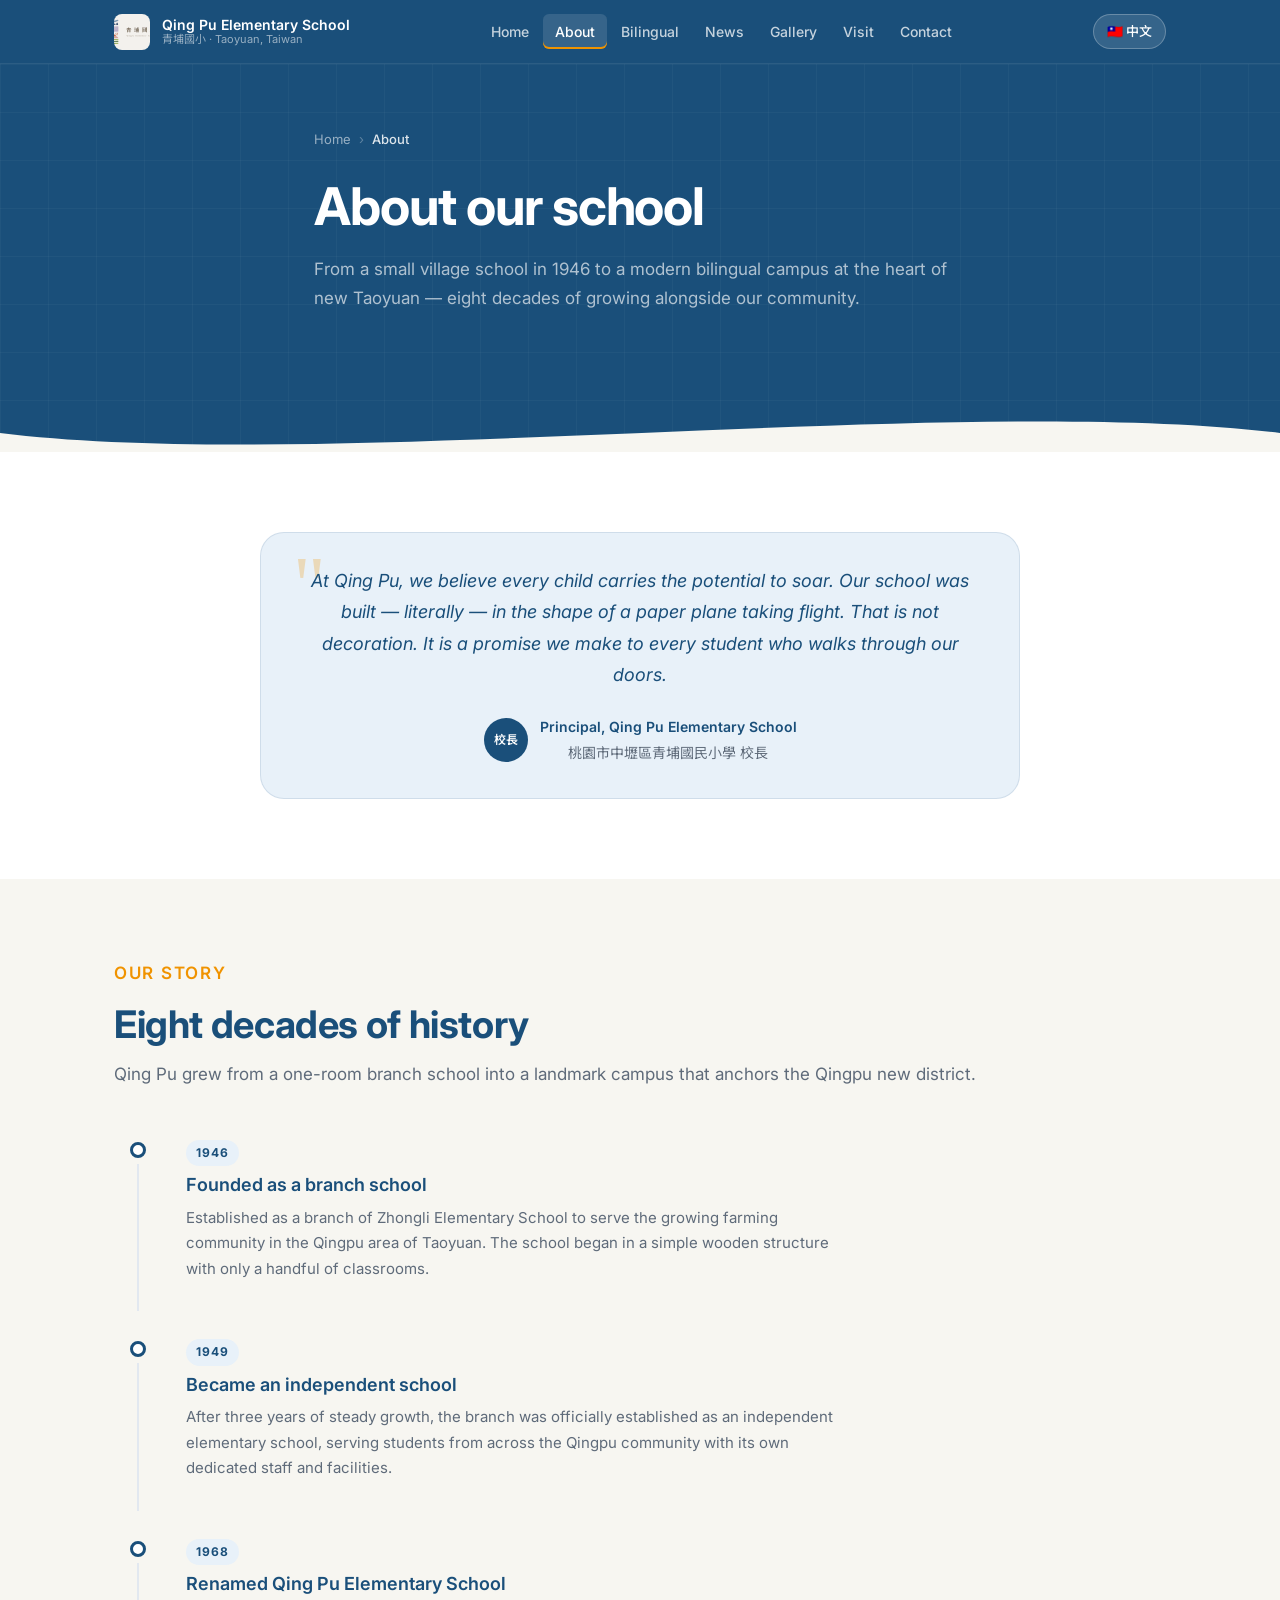
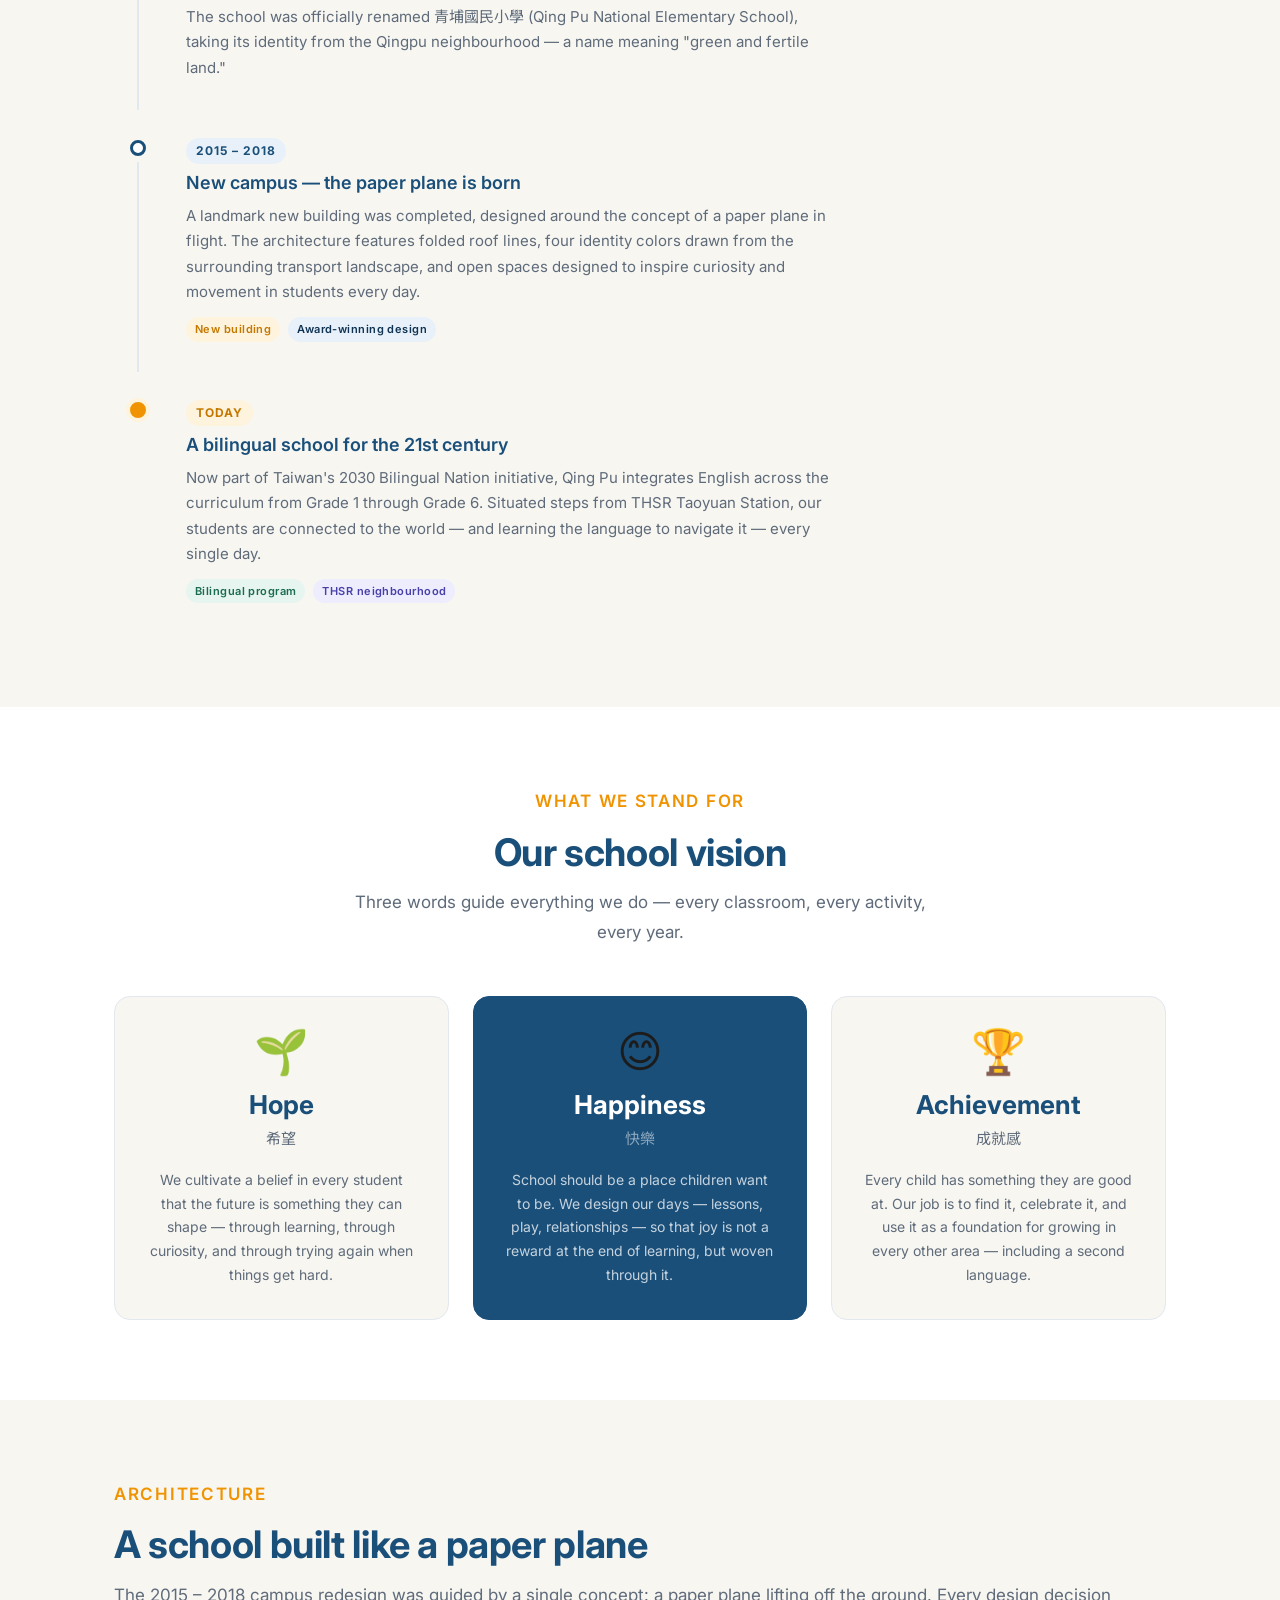
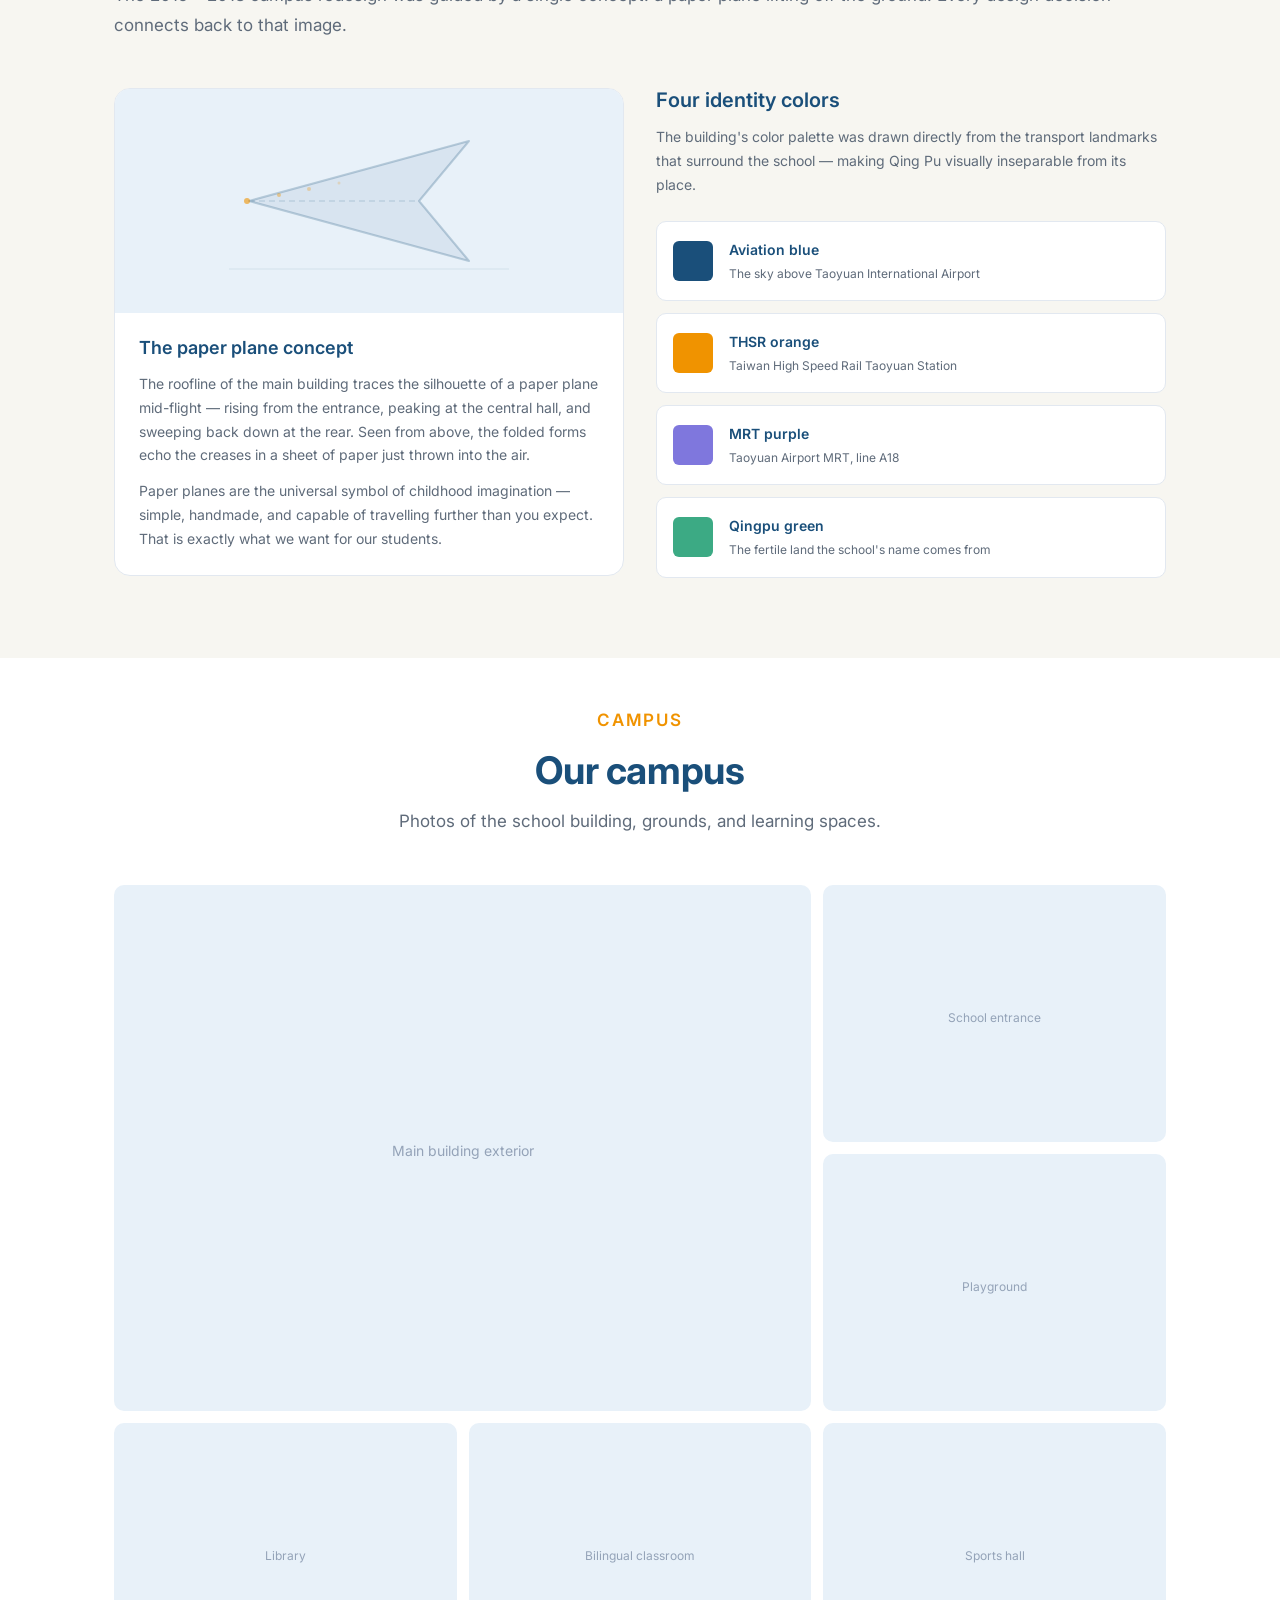
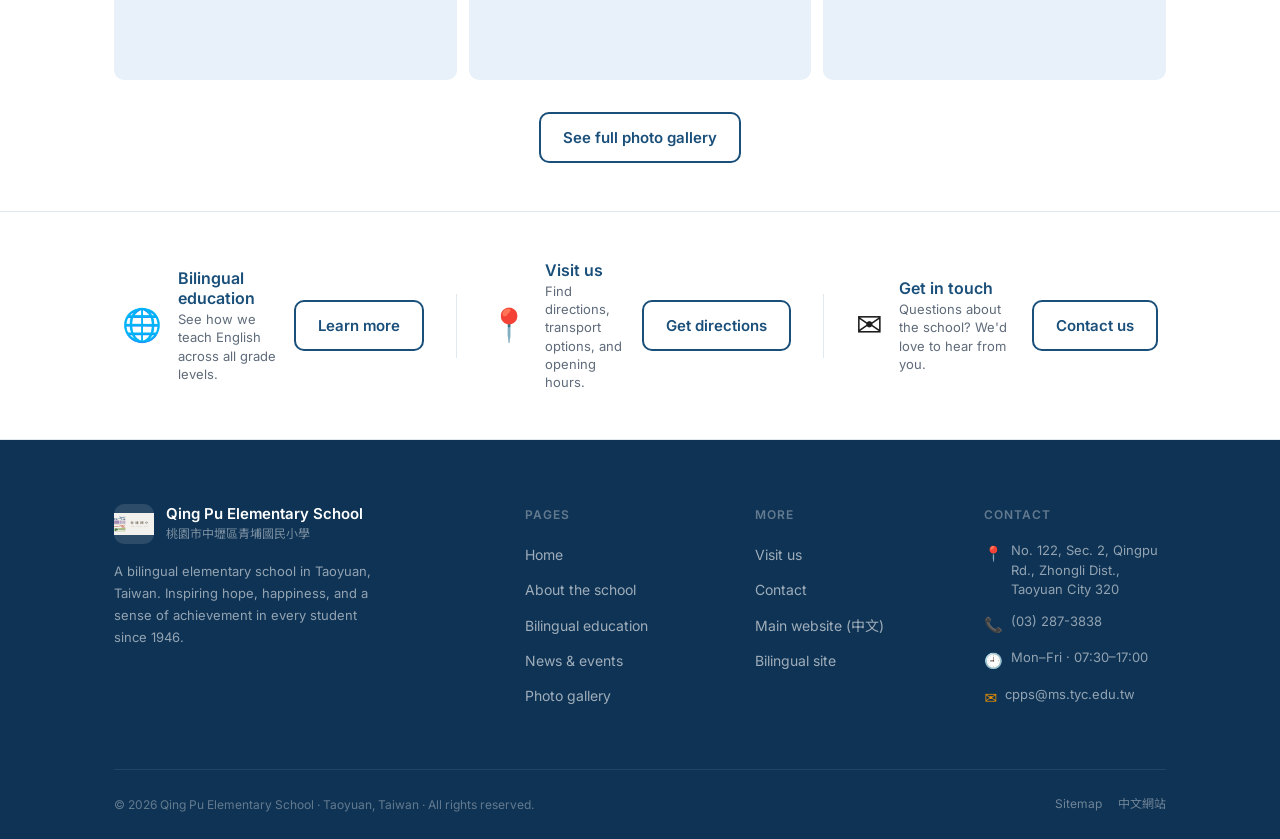
<file: about.html>
<!DOCTYPE html>
<html lang="en">
<head>
  <meta charset="UTF-8">
  <meta name="viewport" content="width=device-width, initial-scale=1.0">
  <meta name="description" content="About Qing Pu Elementary School — our history since 1946, school vision, building design, and principal's welcome.">
  <title>About — Qing Pu Elementary School</title>
  <link rel="stylesheet" href="css/style.css">
  <link rel="stylesheet" href="css/pages/about.css">
</head>
<body>

  <a class="skip-link" href="#main">Skip to main content</a>

  <!-- ── NAVBAR (identical on every page) ── -->
  <nav class="navbar" aria-label="Main navigation">
    <div class="container navbar__inner">
      <a href="index.html" class="navbar__logo" aria-label="Qing Pu Elementary School — home">
        <div class="navbar__logo-img" aria-hidden="true"><img src="images/logo.png" alt=""></div>
        <div class="navbar__logo-text">
          <span class="navbar__name">Qing Pu Elementary School</span>
          <span class="navbar__sub">青埔國小 · Taoyuan, Taiwan</span>
        </div>
      </a>
      <ul class="navbar__links" role="list">
        <li><a href="index.html">Home</a></li>
        <li><a href="about.html">About</a></li>
        <li><a href="bilingual.html">Bilingual</a></li>
        <li><a href="news.html">News</a></li>
        <li><a href="gallery.html">Gallery</a></li>
        <li><a href="visit.html">Visit</a></li>
        <li><a href="contact.html">Contact</a></li>
      </ul>
      <a href="https://www.cpps.tyc.edu.tw" target="_blank" rel="noopener" class="navbar__lang" aria-label="Switch to Chinese website">🇹🇼 中文</a>
      <button class="navbar__toggle" aria-label="Open navigation menu" aria-expanded="false" aria-controls="mobile-menu">
        <span></span><span></span><span></span>
      </button>
    </div>
    <div class="navbar__mobile" id="mobile-menu" role="navigation" aria-label="Mobile navigation">
      <a href="index.html">Home</a>
      <a href="about.html">About</a>
      <a href="bilingual.html">Bilingual education</a>
      <a href="news.html">News</a>
      <a href="gallery.html">Gallery</a>
      <a href="visit.html">Visit us</a>
      <a href="contact.html">Contact</a>
      <div class="navbar__mobile-lang">
        <a href="https://www.cpps.tyc.edu.tw" target="_blank" rel="noopener">🇹🇼 View Chinese website →</a>
      </div>
    </div>
  </nav>


  <main id="main">

    <!-- ============================================================
         PAGE HERO — compact, navy, with breadcrumb
         ============================================================ -->
    <section class="page-hero" aria-label="About the school">
      <div class="container page-hero__inner">
        <nav class="breadcrumb" aria-label="Breadcrumb">
          <a href="index.html">Home</a>
          <span aria-hidden="true">›</span>
          <span aria-current="page">About</span>
        </nav>
        <h1 class="page-hero__title">About our school</h1>
        <p class="page-hero__desc">
          From a small village school in 1946 to a modern bilingual campus at the heart of new Taoyuan —
          eight decades of growing alongside our community.
        </p>
      </div>

      <!-- Decorative wave divider -->
      <div class="page-hero__wave" aria-hidden="true">
        <svg viewBox="0 0 1440 60" preserveAspectRatio="none" xmlns="http://www.w3.org/2000/svg">
          <path d="M0,40 C360,80 1080,0 1440,40 L1440,60 L0,60 Z" fill="var(--bg)"/>
        </svg>
      </div>
    </section>


    <!-- ============================================================
         PRINCIPAL'S WELCOME
         ============================================================ -->
    <section class="section bg-white" aria-labelledby="principal-heading">
      <div class="container">
        <div class="welcome-block fade-in">
          <div class="welcome-block__quote-mark" aria-hidden="true">"</div>
          <blockquote class="welcome-block__quote">
            At Qing Pu, we believe every child carries the potential to soar.
            Our school was built — literally — in the shape of a paper plane taking flight.
            That is not decoration. It is a promise we make to every student
            who walks through our doors.
          </blockquote>
          <div class="welcome-block__author">
            <div class="welcome-block__avatar" aria-hidden="true">校長</div>
            <div>
              <p class="welcome-block__name">Principal, Qing Pu Elementary School</p>
              <p class="welcome-block__title text-sm text-muted">桃園市中壢區青埔國民小學 校長</p>
            </div>
          </div>
        </div>
      </div>
    </section>


    <!-- ============================================================
         SCHOOL HISTORY TIMELINE
         ============================================================ -->
    <section class="section" aria-labelledby="history-heading">
      <div class="container">
        <div class="section-header">
          <p class="eyebrow">Our story</p>
          <h2 id="history-heading">Eight decades of history</h2>
          <p>Qing Pu grew from a one-room branch school into a landmark campus that anchors the Qingpu new district.</p>
        </div>

        <div class="timeline" role="list">

          <div class="timeline__item fade-in" role="listitem">
            <div class="timeline__marker">
              <div class="timeline__dot"></div>
              <div class="timeline__line"></div>
            </div>
            <div class="timeline__content">
              <div class="timeline__year">1946</div>
              <h3 class="timeline__title">Founded as a branch school</h3>
              <p class="timeline__desc">
                Established as a branch of Zhongli Elementary School to serve the growing farming
                community in the Qingpu area of Taoyuan. The school began in a simple wooden
                structure with only a handful of classrooms.
              </p>
            </div>
          </div>

          <div class="timeline__item fade-in" role="listitem">
            <div class="timeline__marker">
              <div class="timeline__dot"></div>
              <div class="timeline__line"></div>
            </div>
            <div class="timeline__content">
              <div class="timeline__year">1949</div>
              <h3 class="timeline__title">Became an independent school</h3>
              <p class="timeline__desc">
                After three years of steady growth, the branch was officially established as
                an independent elementary school, serving students from across the Qingpu
                community with its own dedicated staff and facilities.
              </p>
            </div>
          </div>

          <div class="timeline__item fade-in" role="listitem">
            <div class="timeline__marker">
              <div class="timeline__dot"></div>
              <div class="timeline__line"></div>
            </div>
            <div class="timeline__content">
              <div class="timeline__year">1968</div>
              <h3 class="timeline__title">Renamed Qing Pu Elementary School</h3>
              <p class="timeline__desc">
                The school was officially renamed 青埔國民小學 (Qing Pu National Elementary School),
                taking its identity from the Qingpu neighbourhood — a name meaning
                "green and fertile land."
              </p>
            </div>
          </div>

          <div class="timeline__item fade-in" role="listitem">
            <div class="timeline__marker">
              <div class="timeline__dot"></div>
              <div class="timeline__line"></div>
            </div>
            <div class="timeline__content">
              <div class="timeline__year">2015 – 2018</div>
              <h3 class="timeline__title">New campus — the paper plane is born</h3>
              <p class="timeline__desc">
                A landmark new building was completed, designed around the concept of a paper plane
                in flight. The architecture features folded roof lines, four identity colors drawn
                from the surrounding transport landscape, and open spaces designed to inspire
                curiosity and movement in students every day.
              </p>
              <div class="timeline__tags">
                <span class="badge badge-orange">New building</span>
                <span class="badge badge-navy">Award-winning design</span>
              </div>
            </div>
          </div>

          <div class="timeline__item fade-in" role="listitem">
            <div class="timeline__marker">
              <div class="timeline__dot timeline__dot--current"></div>
            </div>
            <div class="timeline__content">
              <div class="timeline__year timeline__year--current">Today</div>
              <h3 class="timeline__title">A bilingual school for the 21st century</h3>
              <p class="timeline__desc">
                Now part of Taiwan's 2030 Bilingual Nation initiative, Qing Pu integrates English
                across the curriculum from Grade 1 through Grade 6. Situated steps from THSR
                Taoyuan Station, our students are connected to the world — and learning the
                language to navigate it — every single day.
              </p>
              <div class="timeline__tags">
                <span class="badge badge-green">Bilingual program</span>
                <span class="badge badge-purple">THSR neighbourhood</span>
              </div>
            </div>
          </div>

        </div>
      </div>
    </section>


    <!-- ============================================================
         VISION — THREE PILLARS
         ============================================================ -->
    <section class="section bg-white" aria-labelledby="vision-heading">
      <div class="container">
        <div class="section-header centered">
          <p class="eyebrow">What we stand for</p>
          <h2 id="vision-heading">Our school vision</h2>
          <p>Three words guide everything we do — every classroom, every activity, every year.</p>
        </div>

        <div class="pillars-grid">

          <div class="pillar-card fade-in">
            <div class="pillar-card__icon" aria-hidden="true">🌱</div>
            <h3 class="pillar-card__word">Hope</h3>
            <p class="pillar-card__zh">希望</p>
            <p class="pillar-card__desc">
              We cultivate a belief in every student that the future is something they can
              shape — through learning, through curiosity, and through trying again when
              things get hard.
            </p>
          </div>

          <div class="pillar-card pillar-card--center fade-in">
            <div class="pillar-card__icon" aria-hidden="true">😊</div>
            <h3 class="pillar-card__word">Happiness</h3>
            <p class="pillar-card__zh">快樂</p>
            <p class="pillar-card__desc">
              School should be a place children want to be. We design our days — lessons,
              play, relationships — so that joy is not a reward at the end of learning,
              but woven through it.
            </p>
          </div>

          <div class="pillar-card fade-in">
            <div class="pillar-card__icon" aria-hidden="true">🏆</div>
            <h3 class="pillar-card__word">Achievement</h3>
            <p class="pillar-card__zh">成就感</p>
            <p class="pillar-card__desc">
              Every child has something they are good at. Our job is to find it, celebrate it,
              and use it as a foundation for growing in every other area — including a
              second language.
            </p>
          </div>

        </div>
      </div>
    </section>


    <!-- ============================================================
         BUILDING DESIGN STORY
         ============================================================ -->
    <section class="section" aria-labelledby="building-heading">
      <div class="container">
        <div class="section-header">
          <p class="eyebrow">Architecture</p>
          <h2 id="building-heading">A school built like a paper plane</h2>
          <p>
            The 2015 – 2018 campus redesign was guided by a single concept: a paper plane
            lifting off the ground. Every design decision connects back to that image.
          </p>
        </div>

        <div class="building-layout">

          <!-- Main concept card -->
          <div class="building-concept fade-in">
            <div class="building-concept__visual" aria-hidden="true">
              <svg viewBox="0 0 280 160" fill="none" xmlns="http://www.w3.org/2000/svg" aria-hidden="true">
                <!-- Paper plane silhouette -->
                <path d="M20 80 L240 20 L190 80 L240 140 Z"
                      fill="rgba(26,79,122,0.08)"
                      stroke="rgba(26,79,122,0.25)"
                      stroke-width="2"
                      stroke-linejoin="round"/>
                <path d="M20 80 L190 80"
                      stroke="rgba(26,79,122,0.15)"
                      stroke-width="1.5"
                      stroke-dasharray="6 4"/>
                <!-- Ground line -->
                <line x1="0" y1="148" x2="280" y2="148"
                      stroke="rgba(26,79,122,0.1)"
                      stroke-width="1"/>
                <!-- Flight trail dots -->
                <circle cx="18"  cy="80" r="3" fill="var(--orange)" opacity="0.6"/>
                <circle cx="50"  cy="74" r="2" fill="var(--orange)" opacity="0.4"/>
                <circle cx="80"  cy="68" r="2" fill="var(--orange)" opacity="0.3"/>
                <circle cx="110" cy="62" r="1.5" fill="var(--orange)" opacity="0.2"/>
              </svg>
            </div>
            <div class="building-concept__text">
              <h3>The paper plane concept</h3>
              <p>
                The roofline of the main building traces the silhouette of a paper plane mid-flight —
                rising from the entrance, peaking at the central hall, and sweeping back down at
                the rear. Seen from above, the folded forms echo the creases in a sheet of paper
                just thrown into the air.
              </p>
              <p>
                Paper planes are the universal symbol of childhood imagination — simple, handmade,
                and capable of travelling further than you expect. That is exactly what we want
                for our students.
              </p>
            </div>
          </div>

          <!-- Four colors -->
          <div class="building-colors fade-in">
            <h3 class="building-colors__title">Four identity colors</h3>
            <p class="building-colors__intro">
              The building's color palette was drawn directly from the transport landmarks
              that surround the school — making Qing Pu visually inseparable from its place.
            </p>
            <div class="color-identity-grid">
              <div class="color-identity-card">
                <div class="color-identity-swatch" style="background: var(--navy);"></div>
                <div class="color-identity-info">
                  <strong>Aviation blue</strong>
                  <span>The sky above Taoyuan International Airport</span>
                </div>
              </div>
              <div class="color-identity-card">
                <div class="color-identity-swatch" style="background: var(--orange);"></div>
                <div class="color-identity-info">
                  <strong>THSR orange</strong>
                  <span>Taiwan High Speed Rail Taoyuan Station</span>
                </div>
              </div>
              <div class="color-identity-card">
                <div class="color-identity-swatch" style="background: var(--purple);"></div>
                <div class="color-identity-info">
                  <strong>MRT purple</strong>
                  <span>Taoyuan Airport MRT, line A18</span>
                </div>
              </div>
              <div class="color-identity-card">
                <div class="color-identity-swatch" style="background: var(--green);"></div>
                <div class="color-identity-info">
                  <strong>Qingpu green</strong>
                  <span>The fertile land the school's name comes from</span>
                </div>
              </div>
            </div>
          </div>

        </div>
      </div>
    </section>


    <!-- ============================================================
         CAMPUS PHOTOS GRID
         ============================================================ -->
    <section class="section-sm bg-white" aria-labelledby="campus-heading">
      <div class="container">
        <div class="section-header centered">
          <p class="eyebrow">Campus</p>
          <h2 id="campus-heading">Our campus</h2>
          <p>Photos of the school building, grounds, and learning spaces.</p>
        </div>

        <!-- Photo grid — replace .campus-photo divs with real <img> tags -->
        <div class="campus-grid" role="list">
          <div class="campus-photo campus-photo--large" role="listitem" aria-label="Main building exterior">
            <div class="campus-photo__placeholder" aria-hidden="true">
              <span></span>
              <p>Main building exterior</p>
            </div>
          </div>
          <div class="campus-photo" role="listitem" aria-label="Campus entrance">
            <div class="campus-photo__placeholder" aria-hidden="true">
              <span></span>
              <p>School entrance</p>
            </div>
          </div>
          <div class="campus-photo" role="listitem" aria-label="Playground">
            <div class="campus-photo__placeholder" aria-hidden="true">
              <span></span>
              <p>Playground</p>
            </div>
          </div>
          <div class="campus-photo" role="listitem" aria-label="Library">
            <div class="campus-photo__placeholder" aria-hidden="true">
              <span></span>
              <p>Library</p>
            </div>
          </div>
          <div class="campus-photo" role="listitem" aria-label="Classroom">
            <div class="campus-photo__placeholder" aria-hidden="true">
              <span></span>
              <p>Bilingual classroom</p>
            </div>
          </div>
          <div class="campus-photo" role="listitem" aria-label="Gymnasium">
            <div class="campus-photo__placeholder" aria-hidden="true">
              <span></span>
              <p>Sports hall</p>
            </div>
          </div>
        </div>

        <!-- How to replace placeholders — comment for the developer -->
        <!--
          To replace a placeholder with a real photo:
          Change:
            <div class="campus-photo" ...>
              <div class="campus-photo__placeholder">...</div>
            </div>
          To:
            <div class="campus-photo" ...>
              <img src="images/campus/main-building.jpg" alt="Main building exterior" class="campus-photo__img">
            </div>
        -->

        <div class="text-center mt-6">
          <a href="gallery.html" class="btn btn-outline">See full photo gallery</a>
        </div>
      </div>
    </section>


    <!-- ============================================================
         CTA STRIP — lead to next pages
         ============================================================ -->
    <section class="cta-strip" aria-label="Explore more">
      <div class="container cta-strip__inner">
        <div class="cta-strip__item fade-in">
          <div class="cta-strip__icon" aria-hidden="true">🌐</div>
          <div>
            <h4>Bilingual education</h4>
            <p>See how we teach English across all grade levels.</p>
          </div>
          <a href="bilingual.html" class="btn btn-outline">Learn more</a>
        </div>
        <div class="cta-strip__divider" aria-hidden="true"></div>
        <div class="cta-strip__item fade-in">
          <div class="cta-strip__icon" aria-hidden="true">📍</div>
          <div>
            <h4>Visit us</h4>
            <p>Find directions, transport options, and opening hours.</p>
          </div>
          <a href="visit.html" class="btn btn-outline">Get directions</a>
        </div>
        <div class="cta-strip__divider" aria-hidden="true"></div>
        <div class="cta-strip__item fade-in">
          <div class="cta-strip__icon" aria-hidden="true">✉️</div>
          <div>
            <h4>Get in touch</h4>
            <p>Questions about the school? We'd love to hear from you.</p>
          </div>
          <a href="contact.html" class="btn btn-outline">Contact us</a>
        </div>
      </div>
    </section>

  </main>


  <!-- ── FOOTER (identical on every page) ── -->
  <footer class="footer" role="contentinfo">
    <div class="container">
      <div class="footer__grid">
        <div class="footer__brand">
          <div class="footer__logo">
            <div class="footer__logo-box" aria-hidden="true"><img src="images/logo.png" alt=""></div>
            <div>
              <div class="footer__school-name">Qing Pu Elementary School</div>
              <div class="footer__school-zh">桃園市中壢區青埔國民小學</div>
            </div>
          </div>
          <p class="footer__desc">
            A bilingual elementary school in Taoyuan, Taiwan.
            Inspiring hope, happiness, and a sense of achievement
            in every student since 1946.
          </p>
        </div>
        <div>
          <p class="footer__col-title">Pages</p>
          <ul class="footer__links">
            <li><a href="index.html">Home</a></li>
            <li><a href="about.html">About the school</a></li>
            <li><a href="bilingual.html">Bilingual education</a></li>
            <li><a href="news.html">News & events</a></li>
            <li><a href="gallery.html">Photo gallery</a></li>
          </ul>
        </div>
        <div>
          <p class="footer__col-title">More</p>
          <ul class="footer__links">
            <li><a href="visit.html">Visit us</a></li>
            <li><a href="contact.html">Contact</a></li>
            <li><a href="https://www.cpps.tyc.edu.tw" target="_blank" rel="noopener">Main website (中文)</a></li>
            <li><a href="http://163.30.130.236/bilingual/index.php" target="_blank" rel="noopener">Bilingual site</a></li>
          </ul>
        </div>
        <div>
          <p class="footer__col-title">Contact</p>
          <div class="footer__contact-item">
            <span class="footer__contact-icon" aria-hidden="true">📍</span>
            <span>No. 122, Sec. 2, Qingpu Rd., Zhongli Dist., Taoyuan City 320</span>
          </div>
          <div class="footer__contact-item">
            <span class="footer__contact-icon" aria-hidden="true">📞</span>
            <span>(03) 287-3838</span>
          </div>
          <div class="footer__contact-item">
            <span class="footer__contact-icon" aria-hidden="true">🕘</span>
            <span>Mon–Fri · 07:30–17:00</span>
          </div>
          <div class="footer__contact-item">
            <span class="footer__contact-icon" aria-hidden="true">✉️</span>
            <span>cpps@ms.tyc.edu.tw</span>
          </div>
        </div>
      </div>
      <div class="footer__bottom">
        <p class="footer__copy">© 2026 Qing Pu Elementary School · Taoyuan, Taiwan · All rights reserved.</p>
        <div class="footer__bottom-links">
          <a href="#">Sitemap</a>
          <a href="https://www.cpps.tyc.edu.tw" target="_blank" rel="noopener">中文網站</a>
        </div>
      </div>
    </div>
  </footer>

  <script src="js/main.js"></script>

</body>
</html>
</file>
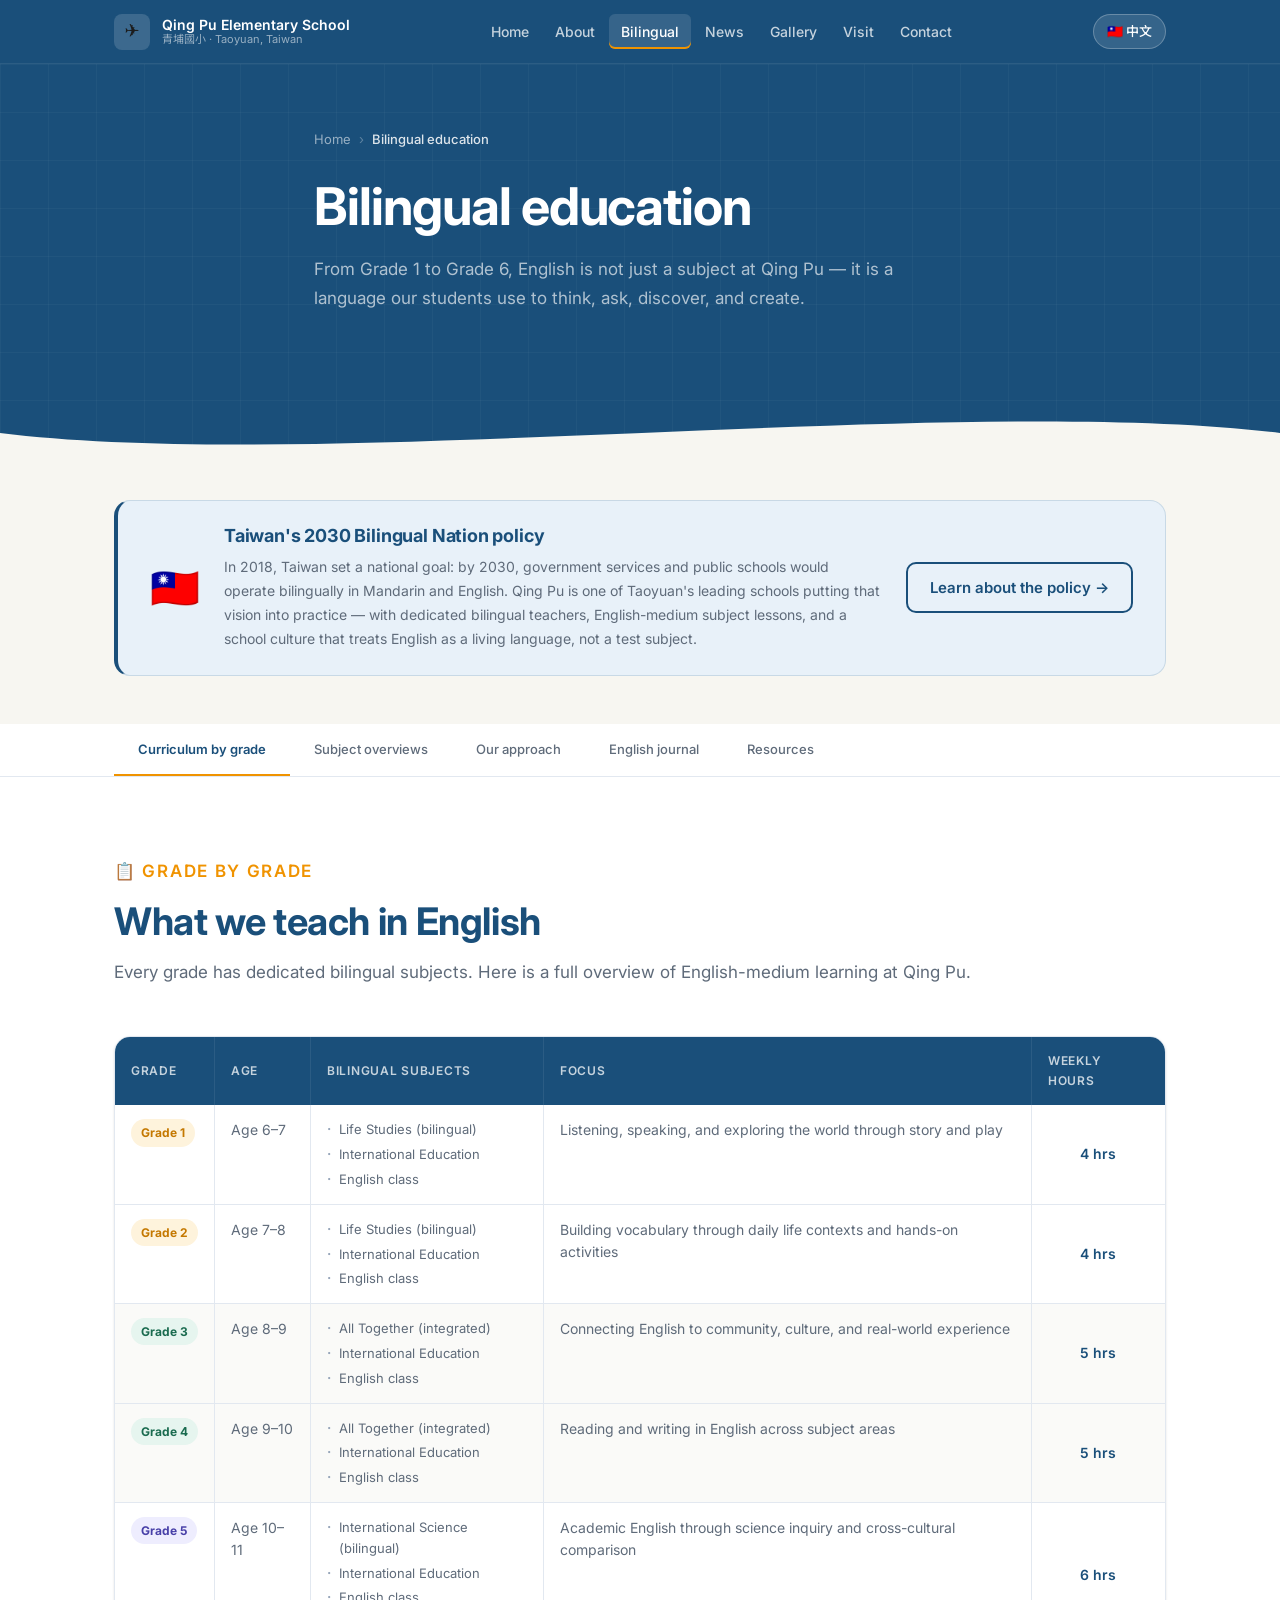
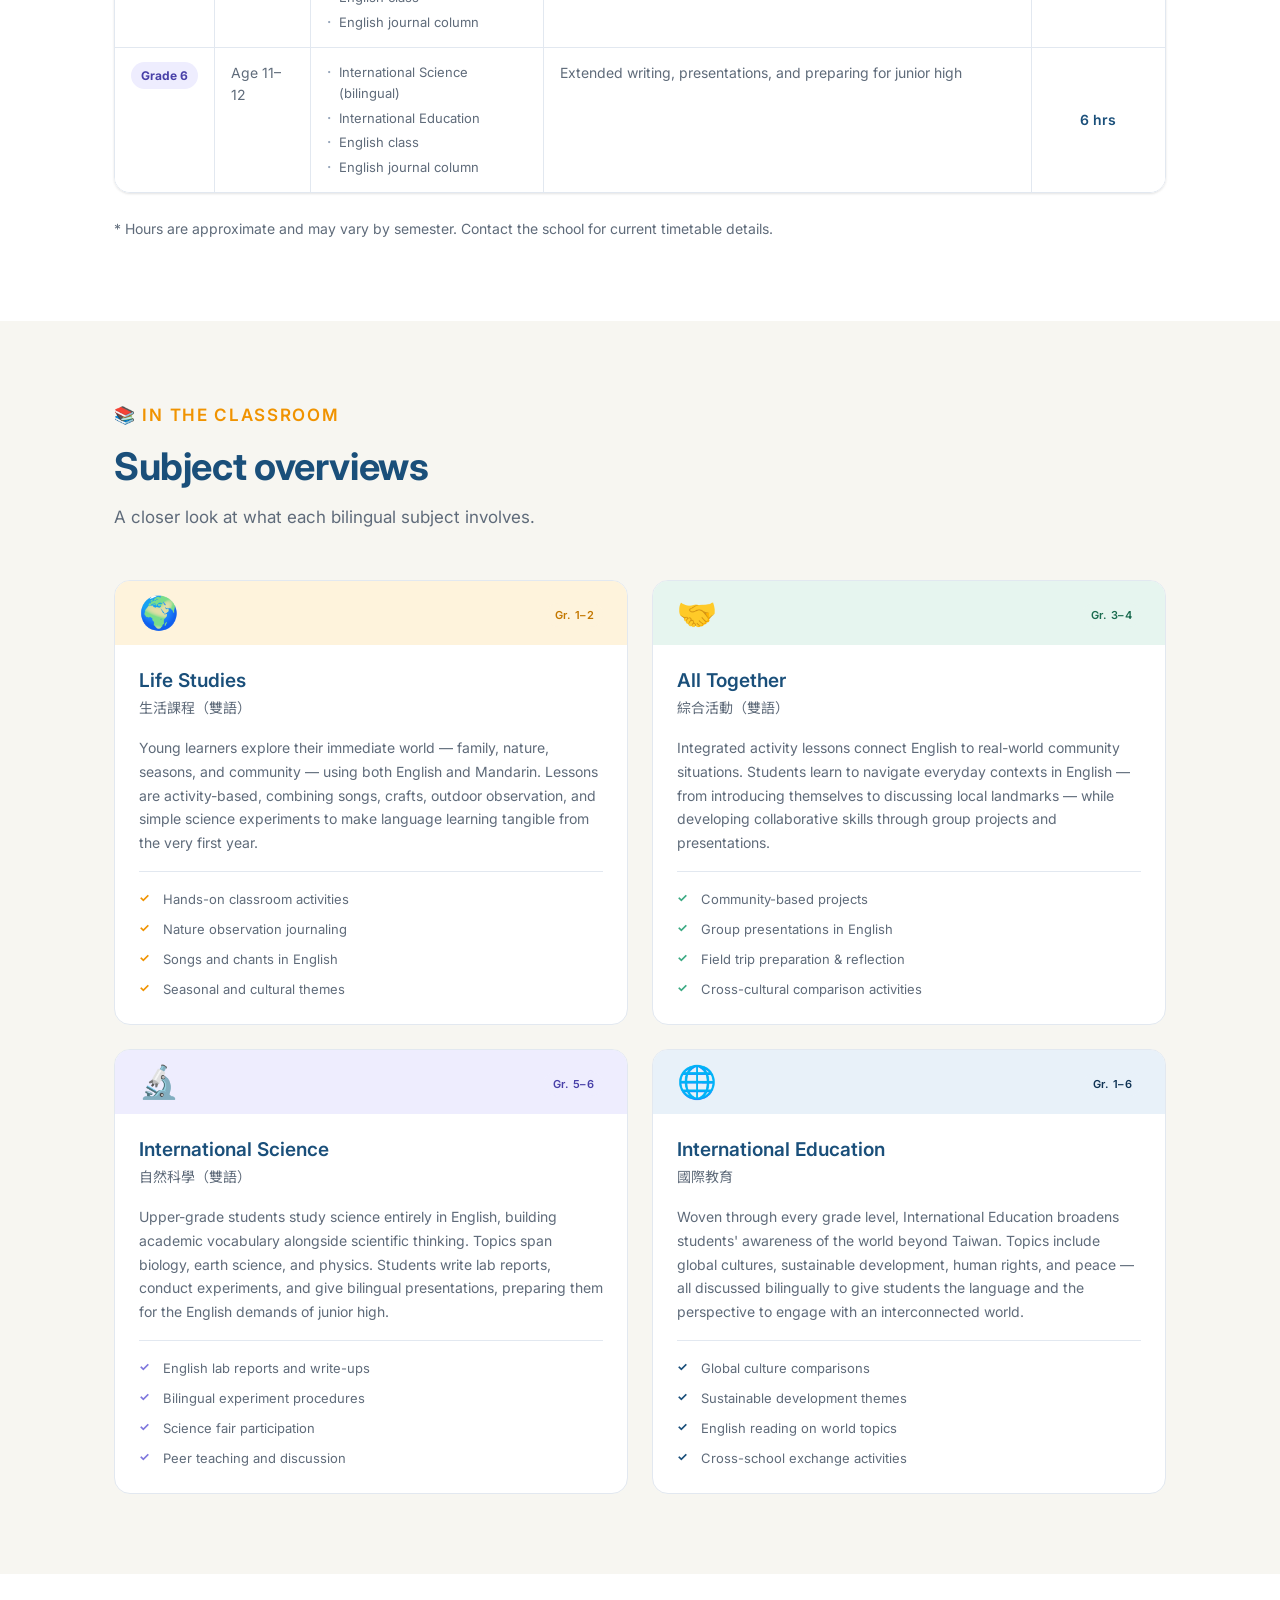
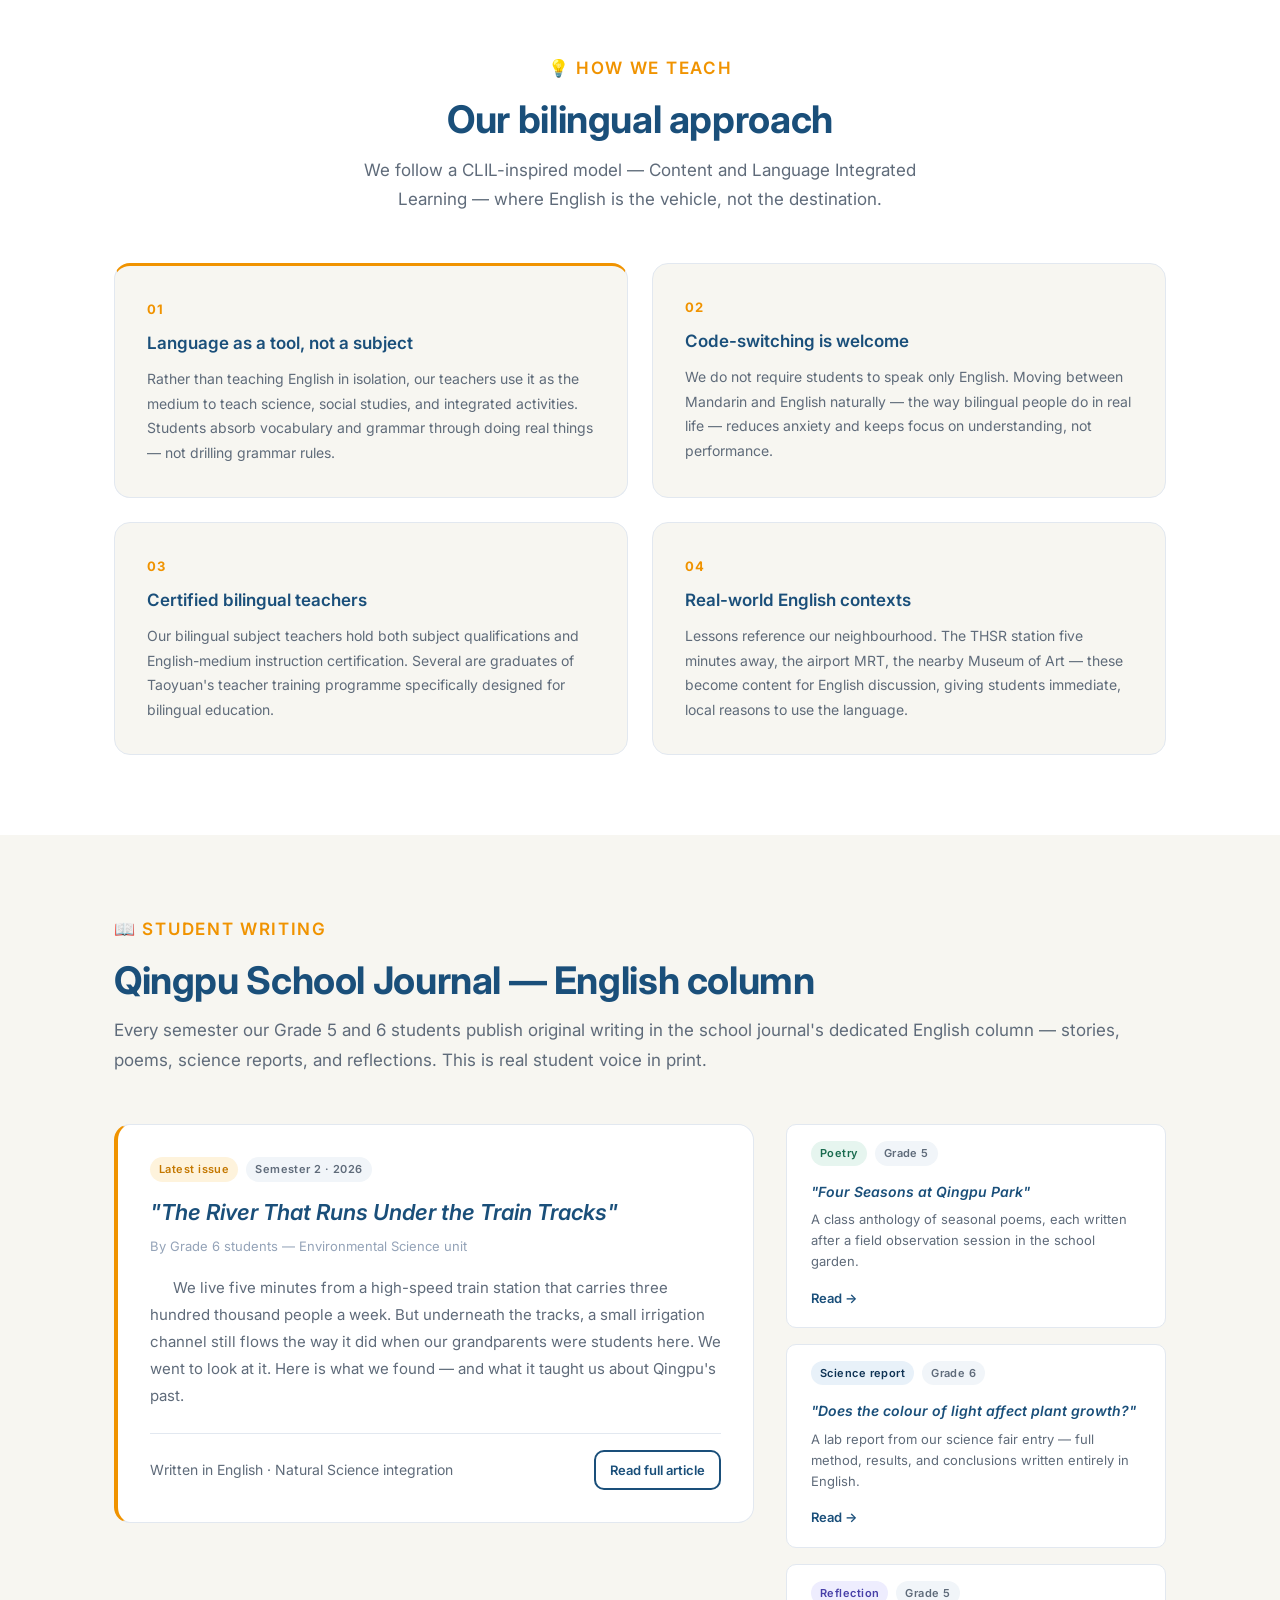
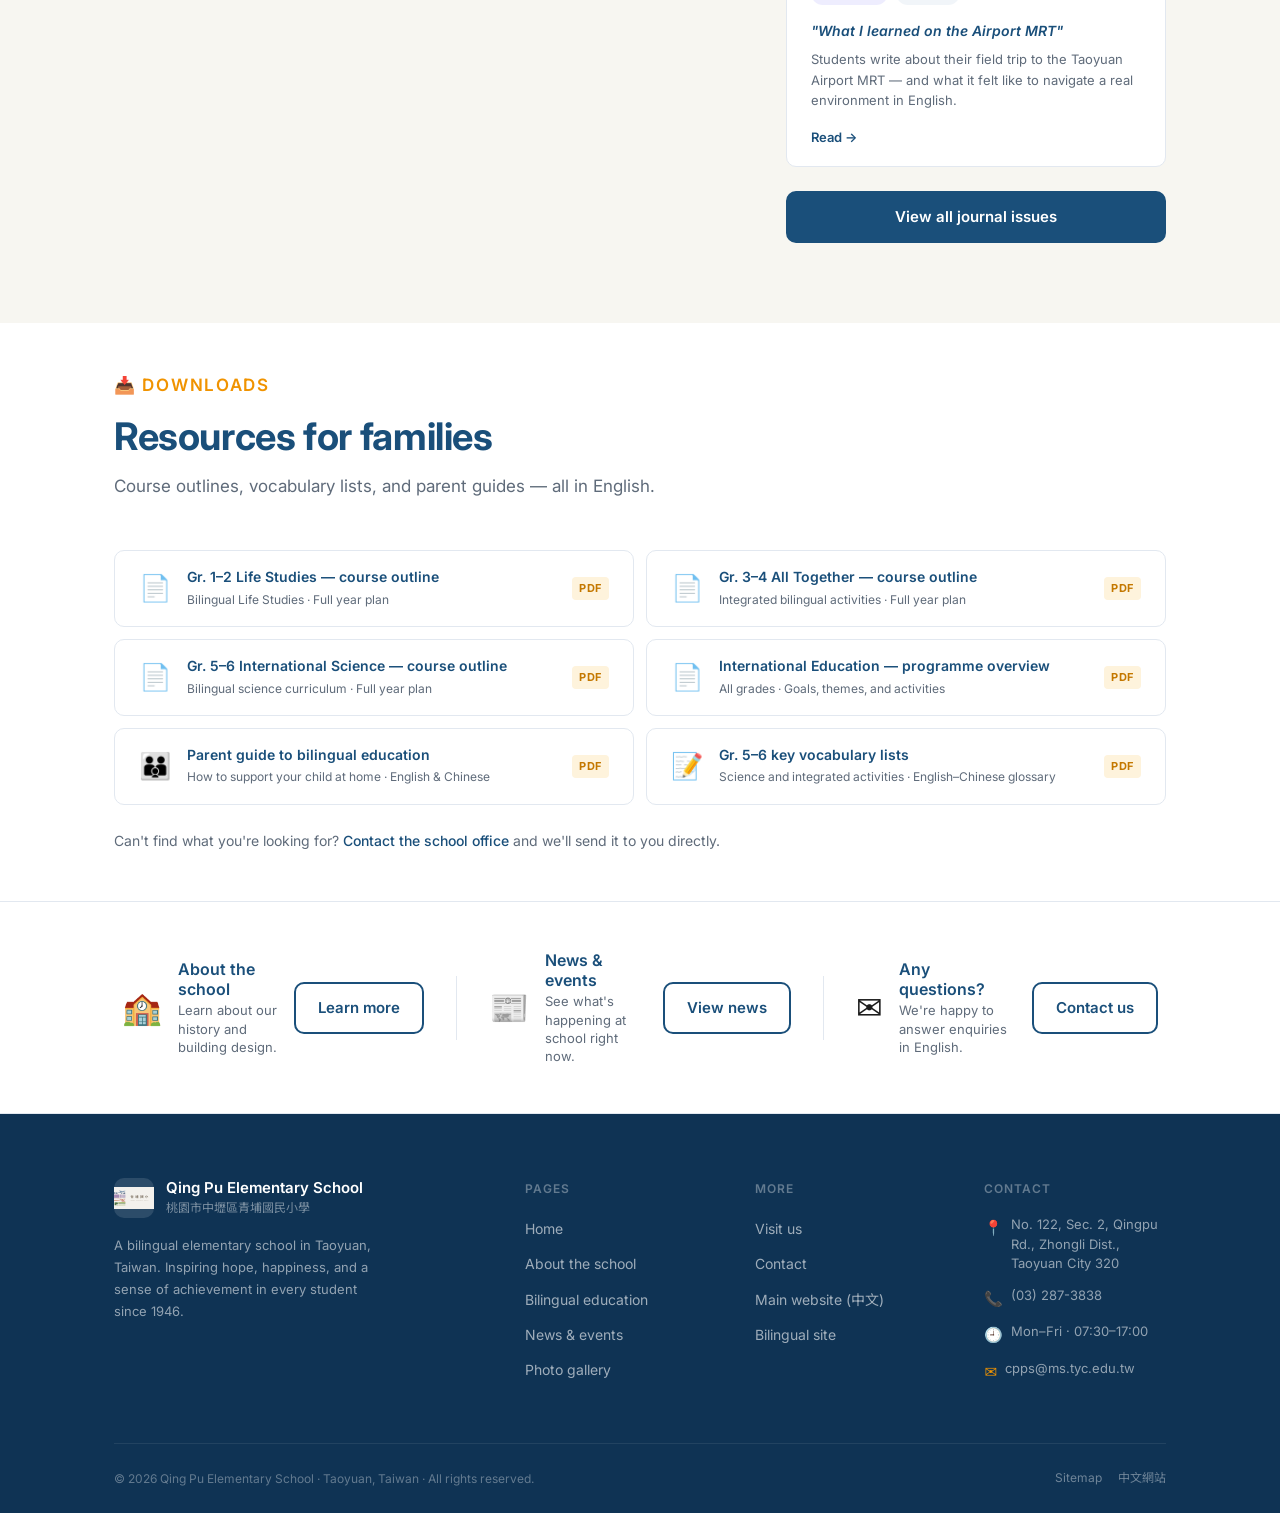
<file: bilingual.html>
<!DOCTYPE html>
<html lang="en">
<head>
  <meta charset="UTF-8">
  <meta name="viewport" content="width=device-width, initial-scale=1.0">
  <meta name="description" content="Bilingual education at Qing Pu Elementary School — English curriculum by grade, subject overviews, and the school's English journal column.">
  <title>Bilingual Education — Qing Pu Elementary School</title>
  <link rel="stylesheet" href="css/style.css">
  <link rel="stylesheet" href="css/pages/about.css">
  <link rel="stylesheet" href="css/pages/bilingual.css">
</head>
<body>

  <a class="skip-link" href="#main">Skip to main content</a>

  <!-- ── NAVBAR ── -->
  <nav class="navbar" aria-label="Main navigation">
    <div class="container navbar__inner">
      <a href="index.html" class="navbar__logo" aria-label="Qing Pu Elementary School — home">
        <div class="navbar__logo-img" aria-hidden="true">✈️</div>
        <div class="navbar__logo-text">
          <span class="navbar__name">Qing Pu Elementary School</span>
          <span class="navbar__sub">青埔國小 · Taoyuan, Taiwan</span>
        </div>
      </a>
      <ul class="navbar__links" role="list">
        <li><a href="index.html">Home</a></li>
        <li><a href="about.html">About</a></li>
        <li><a href="bilingual.html">Bilingual</a></li>
        <li><a href="news.html">News</a></li>
        <li><a href="gallery.html">Gallery</a></li>
        <li><a href="visit.html">Visit</a></li>
        <li><a href="contact.html">Contact</a></li>
      </ul>
      <a href="https://www.cpps.tyc.edu.tw" target="_blank" rel="noopener" class="navbar__lang" aria-label="Switch to Chinese website">🇹🇼 中文</a>
      <button class="navbar__toggle" aria-label="Open navigation menu" aria-expanded="false" aria-controls="mobile-menu">
        <span></span><span></span><span></span>
      </button>
    </div>
    <div class="navbar__mobile" id="mobile-menu" role="navigation" aria-label="Mobile navigation">
      <a href="index.html">Home</a>
      <a href="about.html">About</a>
      <a href="bilingual.html">Bilingual education</a>
      <a href="news.html">News</a>
      <a href="gallery.html">Gallery</a>
      <a href="visit.html">Visit us</a>
      <a href="contact.html">Contact</a>
      <div class="navbar__mobile-lang">
        <a href="https://www.cpps.tyc.edu.tw" target="_blank" rel="noopener">🇹🇼 View Chinese website →</a>
      </div>
    </div>
  </nav>


  <main id="main">

    <!-- ============================================================
         PAGE HERO
         ============================================================ -->
    <section class="page-hero" aria-label="Bilingual education introduction">
      <div class="container page-hero__inner">
        <nav class="breadcrumb" aria-label="Breadcrumb">
          <a href="index.html">Home</a>
          <span aria-hidden="true">›</span>
          <span aria-current="page">Bilingual education</span>
        </nav>
        <h1 class="page-hero__title">Bilingual education</h1>
        <p class="page-hero__desc">
          From Grade 1 to Grade 6, English is not just a subject at Qing Pu —
          it is a language our students use to think, ask, discover, and create.
        </p>
      </div>
      <div class="page-hero__wave" aria-hidden="true">
        <svg viewBox="0 0 1440 60" preserveAspectRatio="none" xmlns="http://www.w3.org/2000/svg">
          <path d="M0,40 C360,80 1080,0 1440,40 L1440,60 L0,60 Z" fill="var(--bg)"/>
        </svg>
      </div>
    </section>


    <!-- ============================================================
         POLICY CONTEXT BANNER
         ============================================================ -->
    <section class="section-sm" aria-labelledby="policy-heading">
      <div class="container">
        <div class="policy-banner fade-in">
          <div class="policy-banner__flag" aria-hidden="true">🇹🇼</div>
          <div class="policy-banner__text">
            <h2 id="policy-heading" class="policy-banner__title">Taiwan's 2030 Bilingual Nation policy</h2>
            <p>
              In 2018, Taiwan set a national goal: by 2030, government services and public schools
              would operate bilingually in Mandarin and English. Qing Pu is one of Taoyuan's
              leading schools putting that vision into practice — with dedicated bilingual teachers,
              English-medium subject lessons, and a school culture that treats English as a
              living language, not a test subject.
            </p>
          </div>
          <a href="https://www.ey.gov.tw" target="_blank" rel="noopener" class="btn btn-outline policy-banner__link">
            Learn about the policy →
          </a>
        </div>
      </div>
    </section>


    <!-- ============================================================
         IN-PAGE NAV — jump links to each section
         ============================================================ -->
    <div class="section-nav" aria-label="Jump to section">
      <div class="container">
        <ul class="section-nav__list" role="list">
          <li><a href="#curriculum" class="section-nav__link">Curriculum by grade</a></li>
          <li><a href="#subjects"   class="section-nav__link">Subject overviews</a></li>
          <li><a href="#approach"   class="section-nav__link">Our approach</a></li>
          <li><a href="#journal"    class="section-nav__link">English journal</a></li>
          <li><a href="#resources"  class="section-nav__link">Resources</a></li>
        </ul>
      </div>
    </div>


    <!-- ============================================================
         CURRICULUM BY GRADE — TABLE
         ============================================================ -->
    <section class="section bg-white" id="curriculum" aria-labelledby="curriculum-heading">
      <div class="container">
        <div class="section-header">
          <p class="eyebrow">📋 Grade by grade</p>
          <h2 id="curriculum-heading">What we teach in English</h2>
          <p>Every grade has dedicated bilingual subjects. Here is a full overview of English-medium learning at Qing Pu.</p>
        </div>

        <div class="curriculum-table-wrap">
          <table class="curriculum-table" aria-label="Bilingual curriculum by grade">
            <thead>
              <tr>
                <th scope="col">Grade</th>
                <th scope="col">Age</th>
                <th scope="col">Bilingual subjects</th>
                <th scope="col">Focus</th>
                <th scope="col">Weekly hours</th>
              </tr>
            </thead>
            <tbody>
              <tr class="curriculum-table__row--gr1">
                <td><span class="grade-pill grade-pill--orange">Grade 1</span></td>
                <td>Age 6–7</td>
                <td>
                  <ul class="subject-list">
                    <li>Life Studies (bilingual)</li>
                    <li>International Education</li>
                    <li>English class</li>
                  </ul>
                </td>
                <td>Listening, speaking, and exploring the world through story and play</td>
                <td>4 hrs</td>
              </tr>
              <tr class="curriculum-table__row--gr2">
                <td><span class="grade-pill grade-pill--orange">Grade 2</span></td>
                <td>Age 7–8</td>
                <td>
                  <ul class="subject-list">
                    <li>Life Studies (bilingual)</li>
                    <li>International Education</li>
                    <li>English class</li>
                  </ul>
                </td>
                <td>Building vocabulary through daily life contexts and hands-on activities</td>
                <td>4 hrs</td>
              </tr>
              <tr class="curriculum-table__row--gr3">
                <td><span class="grade-pill grade-pill--green">Grade 3</span></td>
                <td>Age 8–9</td>
                <td>
                  <ul class="subject-list">
                    <li>All Together (integrated)</li>
                    <li>International Education</li>
                    <li>English class</li>
                  </ul>
                </td>
                <td>Connecting English to community, culture, and real-world experience</td>
                <td>5 hrs</td>
              </tr>
              <tr class="curriculum-table__row--gr4">
                <td><span class="grade-pill grade-pill--green">Grade 4</span></td>
                <td>Age 9–10</td>
                <td>
                  <ul class="subject-list">
                    <li>All Together (integrated)</li>
                    <li>International Education</li>
                    <li>English class</li>
                  </ul>
                </td>
                <td>Reading and writing in English across subject areas</td>
                <td>5 hrs</td>
              </tr>
              <tr class="curriculum-table__row--gr5">
                <td><span class="grade-pill grade-pill--purple">Grade 5</span></td>
                <td>Age 10–11</td>
                <td>
                  <ul class="subject-list">
                    <li>International Science (bilingual)</li>
                    <li>International Education</li>
                    <li>English class</li>
                    <li>English journal column</li>
                  </ul>
                </td>
                <td>Academic English through science inquiry and cross-cultural comparison</td>
                <td>6 hrs</td>
              </tr>
              <tr class="curriculum-table__row--gr6">
                <td><span class="grade-pill grade-pill--purple">Grade 6</span></td>
                <td>Age 11–12</td>
                <td>
                  <ul class="subject-list">
                    <li>International Science (bilingual)</li>
                    <li>International Education</li>
                    <li>English class</li>
                    <li>English journal column</li>
                  </ul>
                </td>
                <td>Extended writing, presentations, and preparing for junior high</td>
                <td>6 hrs</td>
              </tr>
            </tbody>
          </table>
        </div>

        <p class="text-sm text-muted mt-5">
          * Hours are approximate and may vary by semester. Contact the school for current timetable details.
        </p>
      </div>
    </section>


    <!-- ============================================================
         SUBJECT OVERVIEWS — CARDS
         ============================================================ -->
    <section class="section" id="subjects" aria-labelledby="subjects-heading">
      <div class="container">
        <div class="section-header">
          <p class="eyebrow">📚 In the classroom</p>
          <h2 id="subjects-heading">Subject overviews</h2>
          <p>A closer look at what each bilingual subject involves.</p>
        </div>

        <div class="subject-cards-grid">

          <div class="subject-card fade-in">
            <div class="subject-card__header subject-card__header--orange">
              <div class="subject-card__icon" aria-hidden="true">🌍</div>
              <div class="subject-card__grades">
                <span class="badge badge-orange">Gr. 1–2</span>
              </div>
            </div>
            <div class="subject-card__body">
              <h3>Life Studies</h3>
              <p class="subject-card__zh">生活課程（雙語）</p>
              <p>
                Young learners explore their immediate world — family, nature, seasons, and
                community — using both English and Mandarin. Lessons are activity-based,
                combining songs, crafts, outdoor observation, and simple science experiments
                to make language learning tangible from the very first year.
              </p>
              <ul class="subject-card__highlights">
                <li>Hands-on classroom activities</li>
                <li>Nature observation journaling</li>
                <li>Songs and chants in English</li>
                <li>Seasonal and cultural themes</li>
              </ul>
            </div>
          </div>

          <div class="subject-card fade-in">
            <div class="subject-card__header subject-card__header--green">
              <div class="subject-card__icon" aria-hidden="true">🤝</div>
              <div class="subject-card__grades">
                <span class="badge badge-green">Gr. 3–4</span>
              </div>
            </div>
            <div class="subject-card__body">
              <h3>All Together</h3>
              <p class="subject-card__zh">綜合活動（雙語）</p>
              <p>
                Integrated activity lessons connect English to real-world community situations.
                Students learn to navigate everyday contexts in English — from introducing
                themselves to discussing local landmarks — while developing collaborative
                skills through group projects and presentations.
              </p>
              <ul class="subject-card__highlights">
                <li>Community-based projects</li>
                <li>Group presentations in English</li>
                <li>Field trip preparation &amp; reflection</li>
                <li>Cross-cultural comparison activities</li>
              </ul>
            </div>
          </div>

          <div class="subject-card fade-in">
            <div class="subject-card__header subject-card__header--purple">
              <div class="subject-card__icon" aria-hidden="true">🔬</div>
              <div class="subject-card__grades">
                <span class="badge badge-purple">Gr. 5–6</span>
              </div>
            </div>
            <div class="subject-card__body">
              <h3>International Science</h3>
              <p class="subject-card__zh">自然科學（雙語）</p>
              <p>
                Upper-grade students study science entirely in English, building academic
                vocabulary alongside scientific thinking. Topics span biology, earth science,
                and physics. Students write lab reports, conduct experiments, and give
                bilingual presentations, preparing them for the English demands of junior high.
              </p>
              <ul class="subject-card__highlights">
                <li>English lab reports and write-ups</li>
                <li>Bilingual experiment procedures</li>
                <li>Science fair participation</li>
                <li>Peer teaching and discussion</li>
              </ul>
            </div>
          </div>

          <div class="subject-card fade-in">
            <div class="subject-card__header subject-card__header--navy">
              <div class="subject-card__icon" aria-hidden="true">🌐</div>
              <div class="subject-card__grades">
                <span class="badge badge-navy">Gr. 1–6</span>
              </div>
            </div>
            <div class="subject-card__body">
              <h3>International Education</h3>
              <p class="subject-card__zh">國際教育</p>
              <p>
                Woven through every grade level, International Education broadens students'
                awareness of the world beyond Taiwan. Topics include global cultures,
                sustainable development, human rights, and peace — all discussed
                bilingually to give students the language and the perspective to engage
                with an interconnected world.
              </p>
              <ul class="subject-card__highlights">
                <li>Global culture comparisons</li>
                <li>Sustainable development themes</li>
                <li>English reading on world topics</li>
                <li>Cross-school exchange activities</li>
              </ul>
            </div>
          </div>

        </div>
      </div>
    </section>


    <!-- ============================================================
         OUR APPROACH — HOW WE TEACH
         ============================================================ -->
    <section class="section bg-white" id="approach" aria-labelledby="approach-heading">
      <div class="container">
        <div class="section-header centered">
          <p class="eyebrow">💡 How we teach</p>
          <h2 id="approach-heading">Our bilingual approach</h2>
          <p>We follow a CLIL-inspired model — Content and Language Integrated Learning — where English is the vehicle, not the destination.</p>
        </div>

        <div class="approach-grid">

          <div class="approach-card fade-in">
            <div class="approach-card__step">01</div>
            <h3>Language as a tool, not a subject</h3>
            <p>
              Rather than teaching English in isolation, our teachers use it as the
              medium to teach science, social studies, and integrated activities.
              Students absorb vocabulary and grammar through doing real things — not
              drilling grammar rules.
            </p>
          </div>

          <div class="approach-card fade-in">
            <div class="approach-card__step">02</div>
            <h3>Code-switching is welcome</h3>
            <p>
              We do not require students to speak only English. Moving between Mandarin
              and English naturally — the way bilingual people do in real life — reduces
              anxiety and keeps focus on understanding, not performance.
            </p>
          </div>

          <div class="approach-card fade-in">
            <div class="approach-card__step">03</div>
            <h3>Certified bilingual teachers</h3>
            <p>
              Our bilingual subject teachers hold both subject qualifications and
              English-medium instruction certification. Several are graduates of
              Taoyuan's teacher training programme specifically designed
              for bilingual education.
            </p>
          </div>

          <div class="approach-card fade-in">
            <div class="approach-card__step">04</div>
            <h3>Real-world English contexts</h3>
            <p>
              Lessons reference our neighbourhood. The THSR station five minutes away,
              the airport MRT, the nearby Museum of Art — these become content for
              English discussion, giving students immediate, local reasons to use
              the language.
            </p>
          </div>

        </div>
      </div>
    </section>


    <!-- ============================================================
         ENGLISH JOURNAL COLUMN
         ============================================================ -->
    <section class="section" id="journal" aria-labelledby="journal-heading">
      <div class="container">
        <div class="section-header">
          <p class="eyebrow">📖 Student writing</p>
          <h2 id="journal-heading">Qingpu School Journal — English column</h2>
          <p>
            Every semester our Grade 5 and 6 students publish original writing in the
            school journal's dedicated English column — stories, poems, science reports,
            and reflections. This is real student voice in print.
          </p>
        </div>

        <div class="journal-grid">

          <!-- Featured article -->
          <article class="journal-article journal-article--featured fade-in">
            <div class="journal-article__label">
              <span class="badge badge-orange">Latest issue</span>
              <span class="badge badge-gray">Semester 2 · 2026</span>
            </div>
            <h3 class="journal-article__title">
              "The River That Runs Under the Train Tracks"
            </h3>
            <p class="journal-article__byline">By Grade 6 students — Environmental Science unit</p>
            <p class="journal-article__excerpt">
              We live five minutes from a high-speed train station that carries
              three hundred thousand people a week. But underneath the tracks,
              a small irrigation channel still flows the way it did when our
              grandparents were students here. We went to look at it. Here is
              what we found — and what it taught us about Qingpu's past.
            </p>
            <div class="journal-article__footer">
              <span class="text-sm text-muted">Written in English · Natural Science integration</span>
              <a href="#" class="btn btn-outline btn-sm">Read full article</a>
            </div>
          </article>

          <!-- Smaller articles -->
          <div class="journal-sidebar">

            <article class="journal-mini fade-in">
              <div class="flex gap-2 mb-4">
                <span class="badge badge-green">Poetry</span>
                <span class="badge badge-gray">Grade 5</span>
              </div>
              <h4 class="journal-mini__title">"Four Seasons at Qingpu Park"</h4>
              <p class="journal-mini__excerpt">
                A class anthology of seasonal poems, each written
                after a field observation session in the school garden.
              </p>
              <a href="#" class="journal-mini__link">Read →</a>
            </article>

            <article class="journal-mini fade-in">
              <div class="flex gap-2 mb-4">
                <span class="badge badge-navy">Science report</span>
                <span class="badge badge-gray">Grade 6</span>
              </div>
              <h4 class="journal-mini__title">"Does the colour of light affect plant growth?"</h4>
              <p class="journal-mini__excerpt">
                A lab report from our science fair entry — full method,
                results, and conclusions written entirely in English.
              </p>
              <a href="#" class="journal-mini__link">Read →</a>
            </article>

            <article class="journal-mini fade-in">
              <div class="flex gap-2 mb-4">
                <span class="badge badge-purple">Reflection</span>
                <span class="badge badge-gray">Grade 5</span>
              </div>
              <h4 class="journal-mini__title">"What I learned on the Airport MRT"</h4>
              <p class="journal-mini__excerpt">
                Students write about their field trip to the Taoyuan
                Airport MRT — and what it felt like to navigate
                a real environment in English.
              </p>
              <a href="#" class="journal-mini__link">Read →</a>
            </article>

            <div class="journal-sidebar__more">
              <a href="#" class="btn btn-secondary">View all journal issues</a>
            </div>

          </div>
        </div>
      </div>
    </section>


    <!-- ============================================================
         DOWNLOADABLE RESOURCES
         ============================================================ -->
    <section class="section-sm bg-white" id="resources" aria-labelledby="resources-heading">
      <div class="container">
        <div class="section-header">
          <p class="eyebrow">📥 Downloads</p>
          <h2 id="resources-heading">Resources for families</h2>
          <p>Course outlines, vocabulary lists, and parent guides — all in English.</p>
        </div>

        <div class="resources-grid">

          <a href="#" class="resource-card fade-in" aria-label="Download Grade 1-2 Bilingual Life Studies course outline (PDF)">
            <div class="resource-card__icon" aria-hidden="true">📄</div>
            <div class="resource-card__info">
              <strong>Gr. 1–2 Life Studies — course outline</strong>
              <span>Bilingual Life Studies · Full year plan</span>
            </div>
            <div class="resource-card__type">PDF</div>
          </a>

          <a href="#" class="resource-card fade-in" aria-label="Download Grade 3-4 All Together course outline (PDF)">
            <div class="resource-card__icon" aria-hidden="true">📄</div>
            <div class="resource-card__info">
              <strong>Gr. 3–4 All Together — course outline</strong>
              <span>Integrated bilingual activities · Full year plan</span>
            </div>
            <div class="resource-card__type">PDF</div>
          </a>

          <a href="#" class="resource-card fade-in" aria-label="Download Grade 5-6 International Science course outline (PDF)">
            <div class="resource-card__icon" aria-hidden="true">📄</div>
            <div class="resource-card__info">
              <strong>Gr. 5–6 International Science — course outline</strong>
              <span>Bilingual science curriculum · Full year plan</span>
            </div>
            <div class="resource-card__type">PDF</div>
          </a>

          <a href="#" class="resource-card fade-in" aria-label="Download International Education overview for all grades (PDF)">
            <div class="resource-card__icon" aria-hidden="true">📄</div>
            <div class="resource-card__info">
              <strong>International Education — programme overview</strong>
              <span>All grades · Goals, themes, and activities</span>
            </div>
            <div class="resource-card__type">PDF</div>
          </a>

          <a href="#" class="resource-card fade-in" aria-label="Download parent guide to bilingual education (PDF)">
            <div class="resource-card__icon" aria-hidden="true">👪</div>
            <div class="resource-card__info">
              <strong>Parent guide to bilingual education</strong>
              <span>How to support your child at home · English &amp; Chinese</span>
            </div>
            <div class="resource-card__type">PDF</div>
          </a>

          <a href="#" class="resource-card fade-in" aria-label="Download Grade 5-6 key vocabulary lists (PDF)">
            <div class="resource-card__icon" aria-hidden="true">📝</div>
            <div class="resource-card__info">
              <strong>Gr. 5–6 key vocabulary lists</strong>
              <span>Science and integrated activities · English–Chinese glossary</span>
            </div>
            <div class="resource-card__type">PDF</div>
          </a>

        </div>

        <p class="text-sm text-muted mt-5">
          Can't find what you're looking for? <a href="contact.html" style="color:var(--navy); font-weight:500;">Contact the school office</a> and we'll send it to you directly.
        </p>
      </div>
    </section>


    <!-- ============================================================
         CTA STRIP
         ============================================================ -->
    <section class="cta-strip" aria-label="Explore more">
      <div class="container cta-strip__inner">
        <div class="cta-strip__item fade-in">
          <div class="cta-strip__icon" aria-hidden="true">🏫</div>
          <div>
            <h4>About the school</h4>
            <p>Learn about our history and building design.</p>
          </div>
          <a href="about.html" class="btn btn-outline">Learn more</a>
        </div>
        <div class="cta-strip__divider" aria-hidden="true"></div>
        <div class="cta-strip__item fade-in">
          <div class="cta-strip__icon" aria-hidden="true">📰</div>
          <div>
            <h4>News &amp; events</h4>
            <p>See what's happening at school right now.</p>
          </div>
          <a href="news.html" class="btn btn-outline">View news</a>
        </div>
        <div class="cta-strip__divider" aria-hidden="true"></div>
        <div class="cta-strip__item fade-in">
          <div class="cta-strip__icon" aria-hidden="true">✉️</div>
          <div>
            <h4>Any questions?</h4>
            <p>We're happy to answer enquiries in English.</p>
          </div>
          <a href="contact.html" class="btn btn-outline">Contact us</a>
        </div>
      </div>
    </section>

  </main>


  <!-- ── FOOTER ── -->
  <footer class="footer" role="contentinfo">
    <div class="container">
      <div class="footer__grid">
        <div class="footer__brand">
          <div class="footer__logo">
            <div class="footer__logo-box" aria-hidden="true"><img src="images/logo.png" alt=""></div>
            <div>
              <div class="footer__school-name">Qing Pu Elementary School</div>
              <div class="footer__school-zh">桃園市中壢區青埔國民小學</div>
            </div>
          </div>
          <p class="footer__desc">A bilingual elementary school in Taoyuan, Taiwan. Inspiring hope, happiness, and a sense of achievement in every student since 1946.</p>
        </div>
        <div>
          <p class="footer__col-title">Pages</p>
          <ul class="footer__links">
            <li><a href="index.html">Home</a></li>
            <li><a href="about.html">About the school</a></li>
            <li><a href="bilingual.html">Bilingual education</a></li>
            <li><a href="news.html">News & events</a></li>
            <li><a href="gallery.html">Photo gallery</a></li>
          </ul>
        </div>
        <div>
          <p class="footer__col-title">More</p>
          <ul class="footer__links">
            <li><a href="visit.html">Visit us</a></li>
            <li><a href="contact.html">Contact</a></li>
            <li><a href="https://www.cpps.tyc.edu.tw" target="_blank" rel="noopener">Main website (中文)</a></li>
            <li><a href="http://163.30.130.236/bilingual/index.php" target="_blank" rel="noopener">Bilingual site</a></li>
          </ul>
        </div>
        <div>
          <p class="footer__col-title">Contact</p>
          <div class="footer__contact-item">
            <span class="footer__contact-icon" aria-hidden="true">📍</span>
            <span>No. 122, Sec. 2, Qingpu Rd., Zhongli Dist., Taoyuan City 320</span>
          </div>
          <div class="footer__contact-item">
            <span class="footer__contact-icon" aria-hidden="true">📞</span>
            <span>(03) 287-3838</span>
          </div>
          <div class="footer__contact-item">
            <span class="footer__contact-icon" aria-hidden="true">🕘</span>
            <span>Mon–Fri · 07:30–17:00</span>
          </div>
          <div class="footer__contact-item">
            <span class="footer__contact-icon" aria-hidden="true">✉️</span>
            <span>cpps@ms.tyc.edu.tw</span>
          </div>
        </div>
      </div>
      <div class="footer__bottom">
        <p class="footer__copy">© 2026 Qing Pu Elementary School · Taoyuan, Taiwan · All rights reserved.</p>
        <div class="footer__bottom-links">
          <a href="#">Sitemap</a>
          <a href="https://www.cpps.tyc.edu.tw" target="_blank" rel="noopener">中文網站</a>
        </div>
      </div>
    </div>
  </footer>

  <script src="js/main.js"></script>

</body>
</html>
</file>
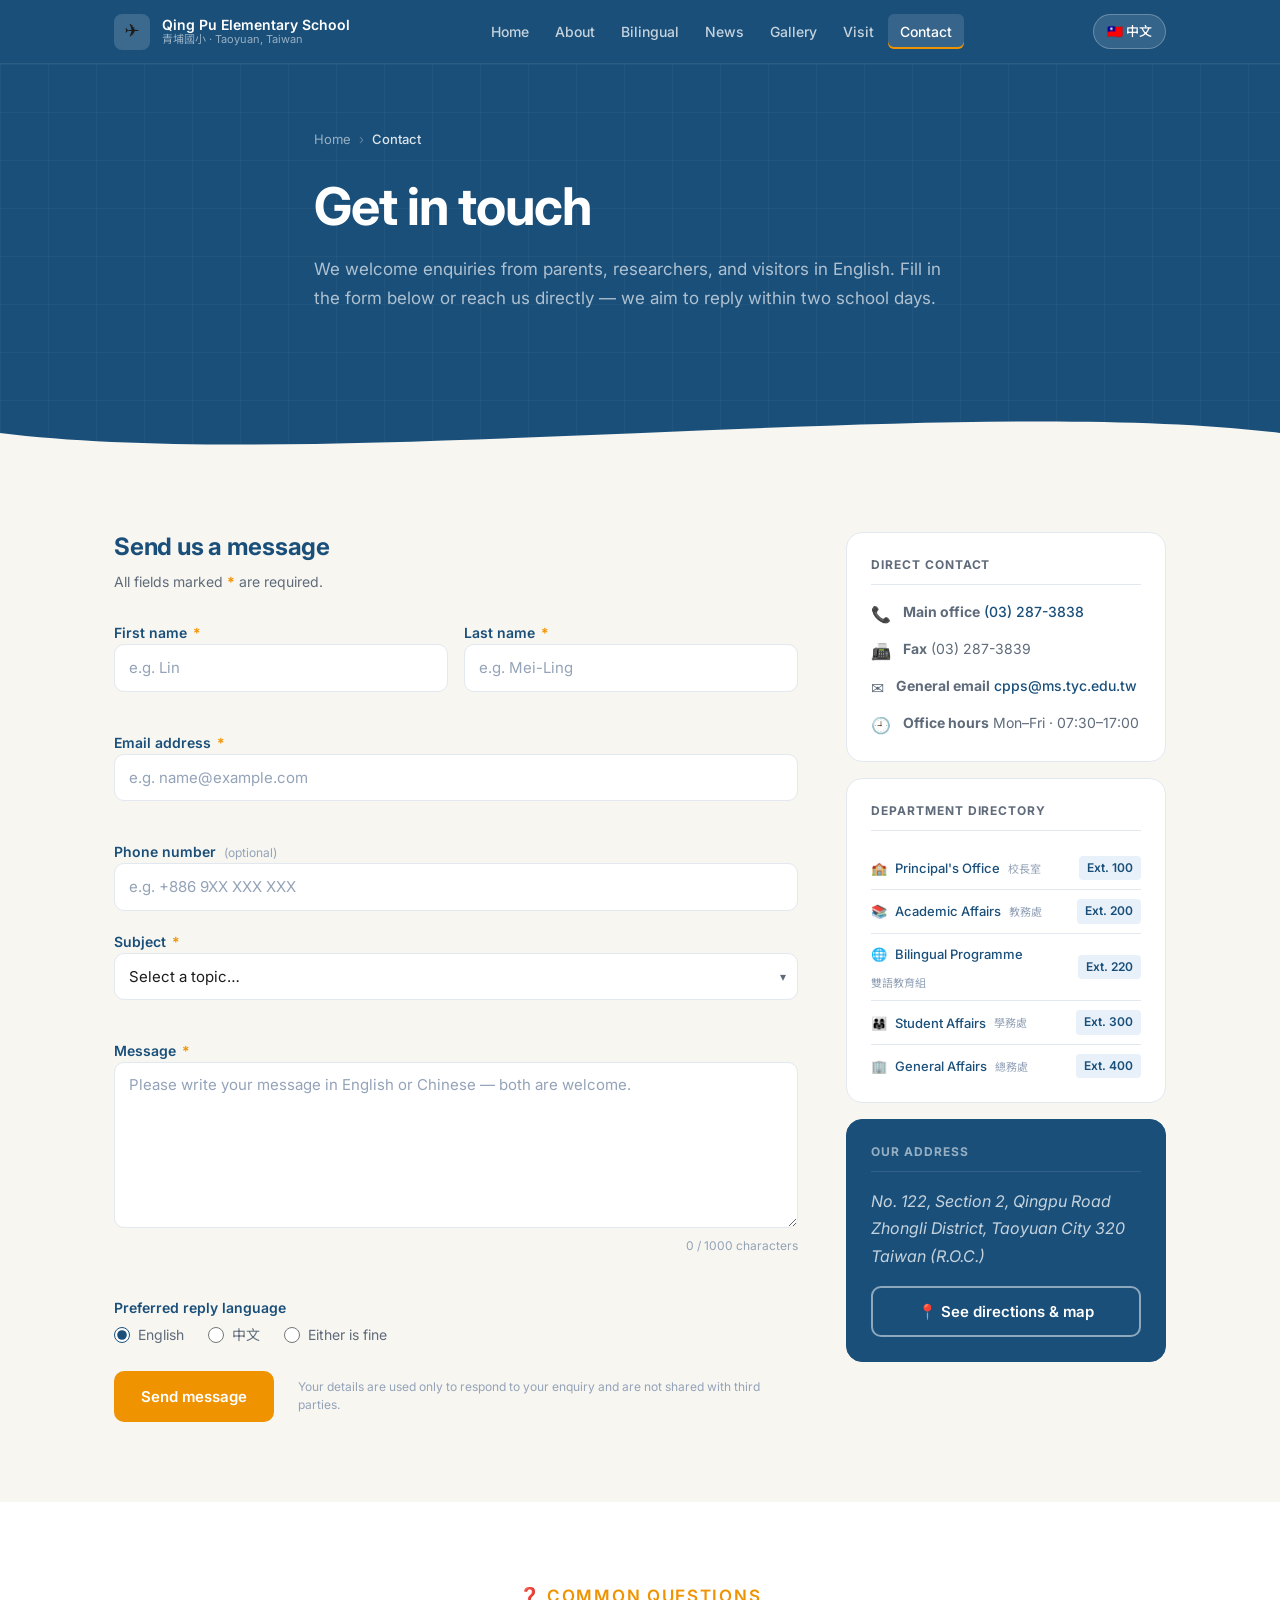
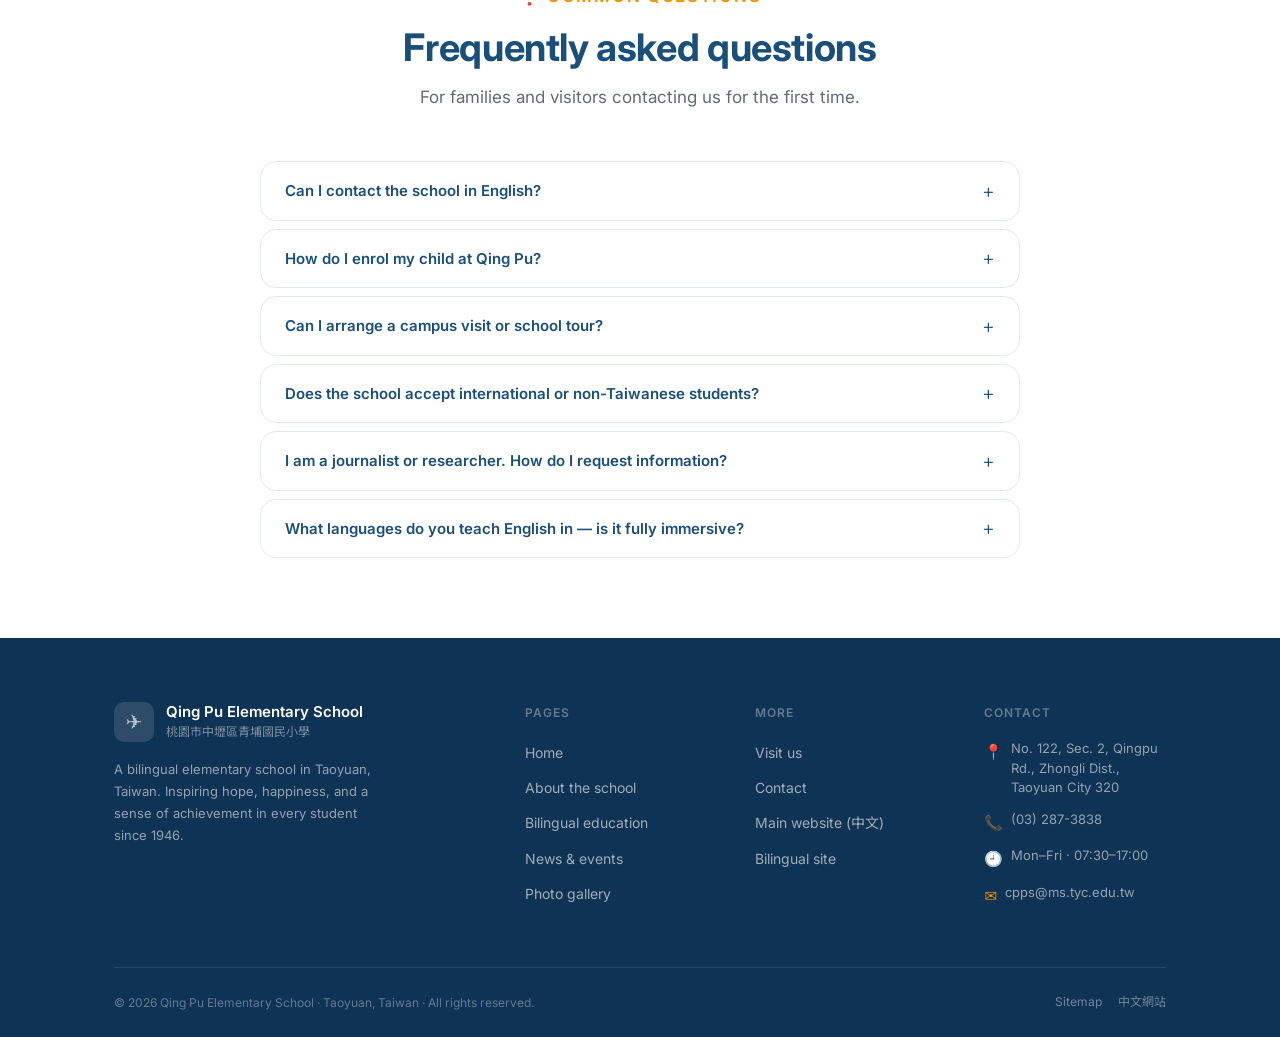
<file: contact.html>
<!DOCTYPE html>
<html lang="en">
<head>
  <meta charset="UTF-8">
  <meta name="viewport" content="width=device-width, initial-scale=1.0">
  <meta name="description" content="Contact Qing Pu Elementary School — send us a message in English, find department contacts, and read our FAQ for visiting families.">
  <title>Contact — Qing Pu Elementary School</title>
  <link rel="stylesheet" href="css/style.css">
  <link rel="stylesheet" href="css/pages/about.css">
  <link rel="stylesheet" href="css/pages/visit-contact.css">
</head>
<body>

  <a class="skip-link" href="#main">Skip to main content</a>

  <!-- ── NAVBAR ── -->
  <nav class="navbar" aria-label="Main navigation">
    <div class="container navbar__inner">
      <a href="index.html" class="navbar__logo" aria-label="Qing Pu Elementary School — home">
        <div class="navbar__logo-img" aria-hidden="true">✈️</div>
        <div class="navbar__logo-text">
          <span class="navbar__name">Qing Pu Elementary School</span>
          <span class="navbar__sub">青埔國小 · Taoyuan, Taiwan</span>
        </div>
      </a>
      <ul class="navbar__links" role="list">
        <li><a href="index.html">Home</a></li>
        <li><a href="about.html">About</a></li>
        <li><a href="bilingual.html">Bilingual</a></li>
        <li><a href="news.html">News</a></li>
        <li><a href="gallery.html">Gallery</a></li>
        <li><a href="visit.html">Visit</a></li>
        <li><a href="contact.html">Contact</a></li>
      </ul>
      <a href="https://www.cpps.tyc.edu.tw" target="_blank" rel="noopener" class="navbar__lang">🇹🇼 中文</a>
      <button class="navbar__toggle" aria-label="Open navigation menu" aria-expanded="false" aria-controls="mobile-menu">
        <span></span><span></span><span></span>
      </button>
    </div>
    <div class="navbar__mobile" id="mobile-menu" role="navigation" aria-label="Mobile navigation">
      <a href="index.html">Home</a>
      <a href="about.html">About</a>
      <a href="bilingual.html">Bilingual education</a>
      <a href="news.html">News</a>
      <a href="gallery.html">Gallery</a>
      <a href="visit.html">Visit us</a>
      <a href="contact.html">Contact</a>
      <div class="navbar__mobile-lang">
        <a href="https://www.cpps.tyc.edu.tw" target="_blank" rel="noopener">🇹🇼 View Chinese website →</a>
      </div>
    </div>
  </nav>


  <main id="main">

    <!-- ── PAGE HERO ── -->
    <section class="page-hero" aria-label="Contact us">
      <div class="container page-hero__inner">
        <nav class="breadcrumb" aria-label="Breadcrumb">
          <a href="index.html">Home</a>
          <span aria-hidden="true">›</span>
          <span aria-current="page">Contact</span>
        </nav>
        <h1 class="page-hero__title">Get in touch</h1>
        <p class="page-hero__desc">
          We welcome enquiries from parents, researchers, and visitors in English.
          Fill in the form below or reach us directly — we aim to reply within two school days.
        </p>
      </div>
      <div class="page-hero__wave" aria-hidden="true">
        <svg viewBox="0 0 1440 60" preserveAspectRatio="none" xmlns="http://www.w3.org/2000/svg">
          <path d="M0,40 C360,80 1080,0 1440,40 L1440,60 L0,60 Z" fill="var(--bg)"/>
        </svg>
      </div>
    </section>


    <!-- ============================================================
         CONTACT FORM + SIDEBAR — two column
         ============================================================ -->
    <section class="section" aria-labelledby="form-heading">
      <div class="container contact-layout">

        <!-- ── LEFT: contact form ── -->
        <div class="contact-form-wrap fade-in">
          <h2 id="form-heading" class="contact-form-wrap__title">Send us a message</h2>
          <p class="contact-form-wrap__sub">All fields marked <abbr title="required">*</abbr> are required.</p>

          <!--
            ACTION: Change action="contact.php" to point to the PHP mailer on the school server.
            The contact.php file is included in this project — the IT engineer just needs to
            update the $to email address inside it.
          -->
          <form
            class="contact-form"
            action="contact.php"
            method="POST"
            novalidate
            id="contact-form"
            aria-label="Contact form"
          >
            <!-- Honeypot — spam protection, hidden from real users -->
            <div class="contact-form__honeypot" aria-hidden="true">
              <label for="website">Leave this blank</label>
              <input type="text" id="website" name="website" tabindex="-1" autocomplete="off">
            </div>

            <!-- Name row -->
            <div class="form-row form-row--split">
              <div class="form-group">
                <label class="form-label" for="first-name">First name <abbr title="required">*</abbr></label>
                <input
                  class="form-input"
                  type="text"
                  id="first-name"
                  name="first_name"
                  required
                  autocomplete="given-name"
                  placeholder="e.g. Lin"
                >
                <span class="form-error" aria-live="polite"></span>
              </div>
              <div class="form-group">
                <label class="form-label" for="last-name">Last name <abbr title="required">*</abbr></label>
                <input
                  class="form-input"
                  type="text"
                  id="last-name"
                  name="last_name"
                  required
                  autocomplete="family-name"
                  placeholder="e.g. Mei-Ling"
                >
                <span class="form-error" aria-live="polite"></span>
              </div>
            </div>

            <!-- Email -->
            <div class="form-group">
              <label class="form-label" for="email">Email address <abbr title="required">*</abbr></label>
              <input
                class="form-input"
                type="email"
                id="email"
                name="email"
                required
                autocomplete="email"
                placeholder="e.g. name@example.com"
              >
              <span class="form-error" aria-live="polite"></span>
            </div>

            <!-- Phone (optional) -->
            <div class="form-group">
              <label class="form-label" for="phone">
                Phone number
                <span class="form-label__optional">(optional)</span>
              </label>
              <input
                class="form-input"
                type="tel"
                id="phone"
                name="phone"
                autocomplete="tel"
                placeholder="e.g. +886 9XX XXX XXX"
              >
            </div>

            <!-- Subject / enquiry type -->
            <div class="form-group">
              <label class="form-label" for="subject">Subject <abbr title="required">*</abbr></label>
              <div class="form-select-wrap">
                <select class="form-input form-select" id="subject" name="subject" required>
                  <option value="" disabled selected>Select a topic…</option>
                  <option value="enrollment">Enrolment enquiry</option>
                  <option value="bilingual">Bilingual programme information</option>
                  <option value="visit">Arrange a school visit</option>
                  <option value="media">Media / research request</option>
                  <option value="general">General enquiry</option>
                  <option value="other">Other</option>
                </select>
                <span class="form-select-arrow" aria-hidden="true">▾</span>
              </div>
              <span class="form-error" aria-live="polite"></span>
            </div>

            <!-- Message -->
            <div class="form-group">
              <label class="form-label" for="message">Message <abbr title="required">*</abbr></label>
              <textarea
                class="form-input form-textarea"
                id="message"
                name="message"
                required
                rows="6"
                placeholder="Please write your message in English or Chinese — both are welcome."
              ></textarea>
              <div class="form-char-count">
                <span class="form-char-count__num">0</span> / 1000 characters
              </div>
              <span class="form-error" aria-live="polite"></span>
            </div>

            <!-- Language preference -->
            <div class="form-group">
              <fieldset class="form-fieldset">
                <legend class="form-label">Preferred reply language</legend>
                <div class="form-radio-group">
                  <label class="form-radio">
                    <input type="radio" name="reply_language" value="english" checked>
                    <span>English</span>
                  </label>
                  <label class="form-radio">
                    <input type="radio" name="reply_language" value="chinese">
                    <span>中文</span>
                  </label>
                  <label class="form-radio">
                    <input type="radio" name="reply_language" value="either">
                    <span>Either is fine</span>
                  </label>
                </div>
              </fieldset>
            </div>

            <!-- Submit -->
            <div class="form-submit-row">
              <button type="submit" class="btn btn-primary form-submit-btn" id="submit-btn">
                <span class="form-submit-btn__text">Send message</span>
                <span class="form-submit-btn__spinner" aria-hidden="true" hidden>⏳</span>
              </button>
              <p class="form-privacy">
                Your details are used only to respond to your enquiry and are not shared with third parties.
              </p>
            </div>

            <!-- Success / error messages (shown by JS after submission) -->
            <div class="form-feedback form-feedback--success" role="alert" aria-live="assertive" hidden>
              <span aria-hidden="true">✅</span>
              <div>
                <strong>Message sent!</strong>
                <p>Thank you — we will reply to your email within two school days.</p>
              </div>
            </div>

            <div class="form-feedback form-feedback--error" role="alert" aria-live="assertive" hidden>
              <span aria-hidden="true">⚠️</span>
              <div>
                <strong>Something went wrong.</strong>
                <p>Please try again or email us directly at <a href="mailto:cpps@ms.tyc.edu.tw">cpps@ms.tyc.edu.tw</a>.</p>
              </div>
            </div>

          </form>
        </div>


        <!-- ── RIGHT: sidebar info ── -->
        <aside class="contact-sidebar" aria-label="Contact information">

          <!-- Direct contact -->
          <div class="contact-info-block fade-in">
            <h3 class="contact-info-block__title">Direct contact</h3>
            <ul class="contact-detail-list">
              <li>
                <span class="contact-detail-list__icon" aria-hidden="true">📞</span>
                <div>
                  <strong>Main office</strong>
                  <a href="tel:+886328738383">(03) 287-3838</a>
                </div>
              </li>
              <li>
                <span class="contact-detail-list__icon" aria-hidden="true">📠</span>
                <div>
                  <strong>Fax</strong>
                  <span>(03) 287-3839</span>
                </div>
              </li>
              <li>
                <span class="contact-detail-list__icon" aria-hidden="true">✉️</span>
                <div>
                  <strong>General email</strong>
                  <a href="mailto:cpps@ms.tyc.edu.tw">cpps@ms.tyc.edu.tw</a>
                </div>
              </li>
              <li>
                <span class="contact-detail-list__icon" aria-hidden="true">🕘</span>
                <div>
                  <strong>Office hours</strong>
                  <span>Mon–Fri · 07:30–17:00</span>
                </div>
              </li>
            </ul>
          </div>

          <!-- Department directory -->
          <div class="contact-info-block fade-in">
            <h3 class="contact-info-block__title">Department directory</h3>
            <ul class="dept-list">
              <li class="dept-item">
                <div class="dept-item__name">
                  <span aria-hidden="true">🏫</span> Principal's Office
                  <span class="dept-item__zh">校長室</span>
                </div>
                <a href="tel:+886328738383" class="dept-item__ext">Ext. 100</a>
              </li>
              <li class="dept-item">
                <div class="dept-item__name">
                  <span aria-hidden="true">📚</span> Academic Affairs
                  <span class="dept-item__zh">教務處</span>
                </div>
                <a href="tel:+886328738383" class="dept-item__ext">Ext. 200</a>
              </li>
              <li class="dept-item">
                <div class="dept-item__name">
                  <span aria-hidden="true">🌐</span> Bilingual Programme
                  <span class="dept-item__zh">雙語教育組</span>
                </div>
                <a href="tel:+886328738383" class="dept-item__ext">Ext. 220</a>
              </li>
              <li class="dept-item">
                <div class="dept-item__name">
                  <span aria-hidden="true">👨‍👩‍👧</span> Student Affairs
                  <span class="dept-item__zh">學務處</span>
                </div>
                <a href="tel:+886328738383" class="dept-item__ext">Ext. 300</a>
              </li>
              <li class="dept-item">
                <div class="dept-item__name">
                  <span aria-hidden="true">🏢</span> General Affairs
                  <span class="dept-item__zh">總務處</span>
                </div>
                <a href="tel:+886328738383" class="dept-item__ext">Ext. 400</a>
              </li>
            </ul>
          </div>

          <!-- Address card -->
          <div class="contact-info-block contact-info-block--navy fade-in">
            <h3 class="contact-info-block__title">Our address</h3>
            <address>
              No. 122, Section 2, Qingpu Road<br>
              Zhongli District, Taoyuan City 320<br>
              Taiwan (R.O.C.)
            </address>
            <a href="visit.html" class="btn btn-ghost mt-4" style="width:100%; justify-content:center;">
              📍 See directions & map
            </a>
          </div>

        </aside>

      </div>
    </section>


    <!-- ============================================================
         FAQ ACCORDION
         ============================================================ -->
    <section class="section bg-white" aria-labelledby="faq-heading">
      <div class="container">
        <div class="section-header centered">
          <p class="eyebrow">❓ Common questions</p>
          <h2 id="faq-heading">Frequently asked questions</h2>
          <p>For families and visitors contacting us for the first time.</p>
        </div>

        <div class="faq-list" role="list">

          <div class="faq-item" role="listitem">
            <button class="faq-question" aria-expanded="false" aria-controls="faq-1">
              <span>Can I contact the school in English?</span>
              <span class="faq-icon" aria-hidden="true">+</span>
            </button>
            <div class="faq-answer" id="faq-1" hidden>
              <p>
                Yes — we welcome enquiries in English. The bilingual programme coordinator
                and several teachers are comfortable with English correspondence. We aim to
                reply to all English emails within two school days.
              </p>
            </div>
          </div>

          <div class="faq-item" role="listitem">
            <button class="faq-question" aria-expanded="false" aria-controls="faq-2">
              <span>How do I enrol my child at Qing Pu?</span>
              <span class="faq-icon" aria-hidden="true">+</span>
            </button>
            <div class="faq-answer" id="faq-2" hidden>
              <p>
                Enrolment is managed through Taoyuan City's centralised school assignment
                system. Students are assigned to a school based on their registered household
                address (戶籍). If you live in the Qingpu catchment area, your child will
                automatically be assigned to our school. For detailed guidance, please contact
                the Academic Affairs office (Ext. 200) or visit the
                <a href="https://www.tyc.edu.tw" target="_blank" rel="noopener">Taoyuan City Education Bureau</a>.
              </p>
            </div>
          </div>

          <div class="faq-item" role="listitem">
            <button class="faq-question" aria-expanded="false" aria-controls="faq-3">
              <span>Can I arrange a campus visit or school tour?</span>
              <span class="faq-icon" aria-hidden="true">+</span>
            </button>
            <div class="faq-answer" id="faq-3" hidden>
              <p>
                Yes — we welcome visits from prospective families, researchers, and educators.
                Please contact us at least one week in advance using the form above or by
                calling the main office. Campus tours are available Monday to Friday between
                09:00 and 16:00 during the school year.
              </p>
            </div>
          </div>

          <div class="faq-item" role="listitem">
            <button class="faq-question" aria-expanded="false" aria-controls="faq-4">
              <span>Does the school accept international or non-Taiwanese students?</span>
              <span class="faq-icon" aria-hidden="true">+</span>
            </button>
            <div class="faq-answer" id="faq-4" hidden>
              <p>
                Yes — children with valid residency in Taiwan (ARC holders, APRC holders, and
                dependent family members of foreign nationals) can attend public schools
                including Qing Pu. The same catchment-area rules apply. Contact the Academic
                Affairs office for the specific documents required for non-citizen enrolment.
              </p>
            </div>
          </div>

          <div class="faq-item" role="listitem">
            <button class="faq-question" aria-expanded="false" aria-controls="faq-5">
              <span>I am a journalist or researcher. How do I request information?</span>
              <span class="faq-icon" aria-hidden="true">+</span>
            </button>
            <div class="faq-answer" id="faq-5" hidden>
              <p>
                Please use the contact form and select "Media / research request" as the
                subject. Include your name, organisation, and the nature of your request.
                All media and academic enquiries are reviewed by the principal's office.
                We ask that on-campus photography and filming be pre-approved in writing.
              </p>
            </div>
          </div>

          <div class="faq-item" role="listitem">
            <button class="faq-question" aria-expanded="false" aria-controls="faq-6">
              <span>What languages do you teach English in — is it fully immersive?</span>
              <span class="faq-icon" aria-hidden="true">+</span>
            </button>
            <div class="faq-answer" id="faq-6" hidden>
              <p>
                We follow a CLIL (Content and Language Integrated Learning) approach rather
                than full immersion. Core subjects like Life Studies, Science, and integrated
                activities are taught bilingually — lessons use English as the primary medium
                but teachers support comprehension in Mandarin when needed. This reduces
                anxiety and produces stronger long-term language outcomes than strict
                immersion for primary-age children. Visit our
                <a href="bilingual.html#approach">Bilingual education page</a> for more detail.
              </p>
            </div>
          </div>

        </div>
      </div>
    </section>

  </main>


  <!-- ── FOOTER ── -->
  <footer class="footer" role="contentinfo">
    <div class="container">
      <div class="footer__grid">
        <div class="footer__brand">
          <div class="footer__logo">
            <div class="footer__logo-box" aria-hidden="true">✈️</div>
            <div>
              <div class="footer__school-name">Qing Pu Elementary School</div>
              <div class="footer__school-zh">桃園市中壢區青埔國民小學</div>
            </div>
          </div>
          <p class="footer__desc">A bilingual elementary school in Taoyuan, Taiwan. Inspiring hope, happiness, and a sense of achievement in every student since 1946.</p>
        </div>
        <div>
          <p class="footer__col-title">Pages</p>
          <ul class="footer__links">
            <li><a href="index.html">Home</a></li>
            <li><a href="about.html">About the school</a></li>
            <li><a href="bilingual.html">Bilingual education</a></li>
            <li><a href="news.html">News &amp; events</a></li>
            <li><a href="gallery.html">Photo gallery</a></li>
          </ul>
        </div>
        <div>
          <p class="footer__col-title">More</p>
          <ul class="footer__links">
            <li><a href="visit.html">Visit us</a></li>
            <li><a href="contact.html">Contact</a></li>
            <li><a href="https://www.cpps.tyc.edu.tw" target="_blank" rel="noopener">Main website (中文)</a></li>
            <li><a href="http://163.30.130.236/bilingual/index.php" target="_blank" rel="noopener">Bilingual site</a></li>
          </ul>
        </div>
        <div>
          <p class="footer__col-title">Contact</p>
          <div class="footer__contact-item">
            <span class="footer__contact-icon" aria-hidden="true">📍</span>
            <span>No. 122, Sec. 2, Qingpu Rd., Zhongli Dist., Taoyuan City 320</span>
          </div>
          <div class="footer__contact-item">
            <span class="footer__contact-icon" aria-hidden="true">📞</span>
            <span>(03) 287-3838</span>
          </div>
          <div class="footer__contact-item">
            <span class="footer__contact-icon" aria-hidden="true">🕘</span>
            <span>Mon–Fri · 07:30–17:00</span>
          </div>
          <div class="footer__contact-item">
            <span class="footer__contact-icon" aria-hidden="true">✉️</span>
            <span>cpps@ms.tyc.edu.tw</span>
          </div>
        </div>
      </div>
      <div class="footer__bottom">
        <p class="footer__copy">© 2026 Qing Pu Elementary School · Taoyuan, Taiwan · All rights reserved.</p>
        <div class="footer__bottom-links">
          <a href="#">Sitemap</a>
          <a href="https://www.cpps.tyc.edu.tw" target="_blank" rel="noopener">中文網站</a>
        </div>
      </div>
    </div>
  </footer>

  <script src="js/main.js"></script>
</body>
</html>
</file>
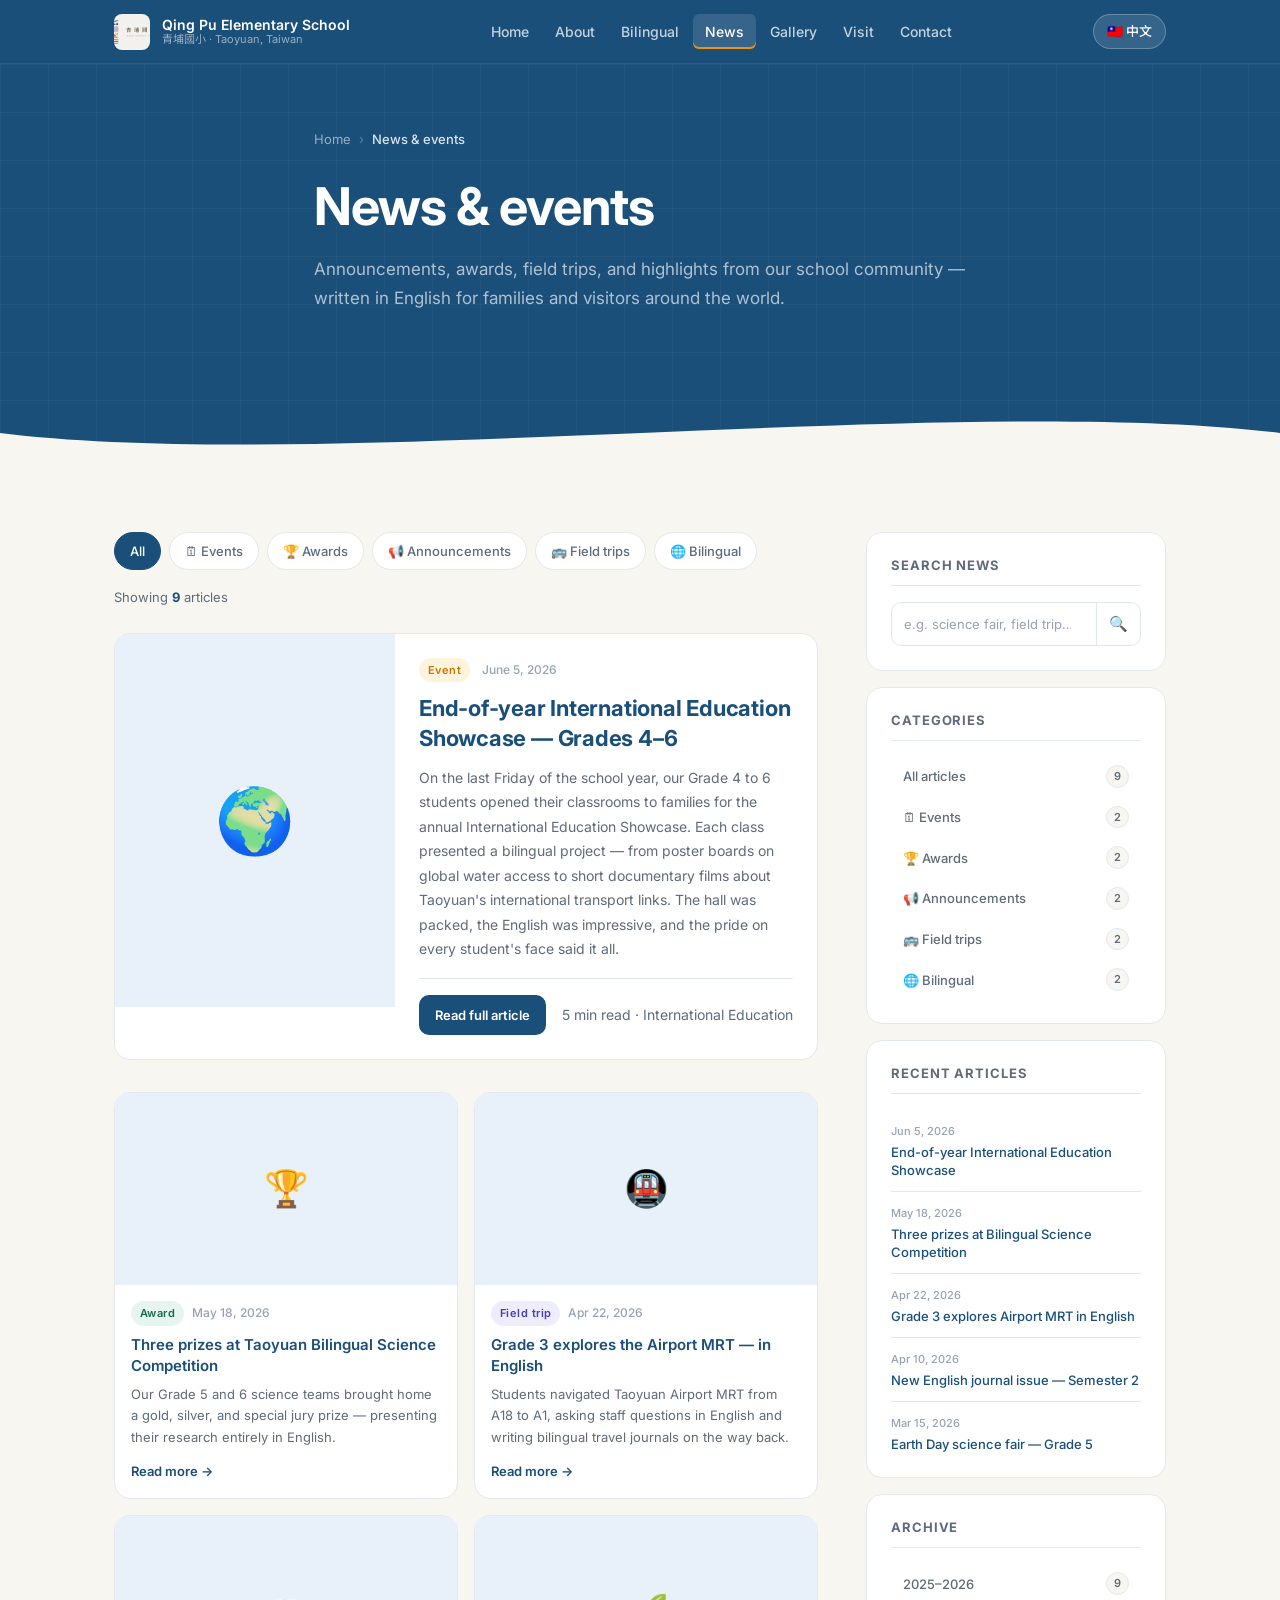
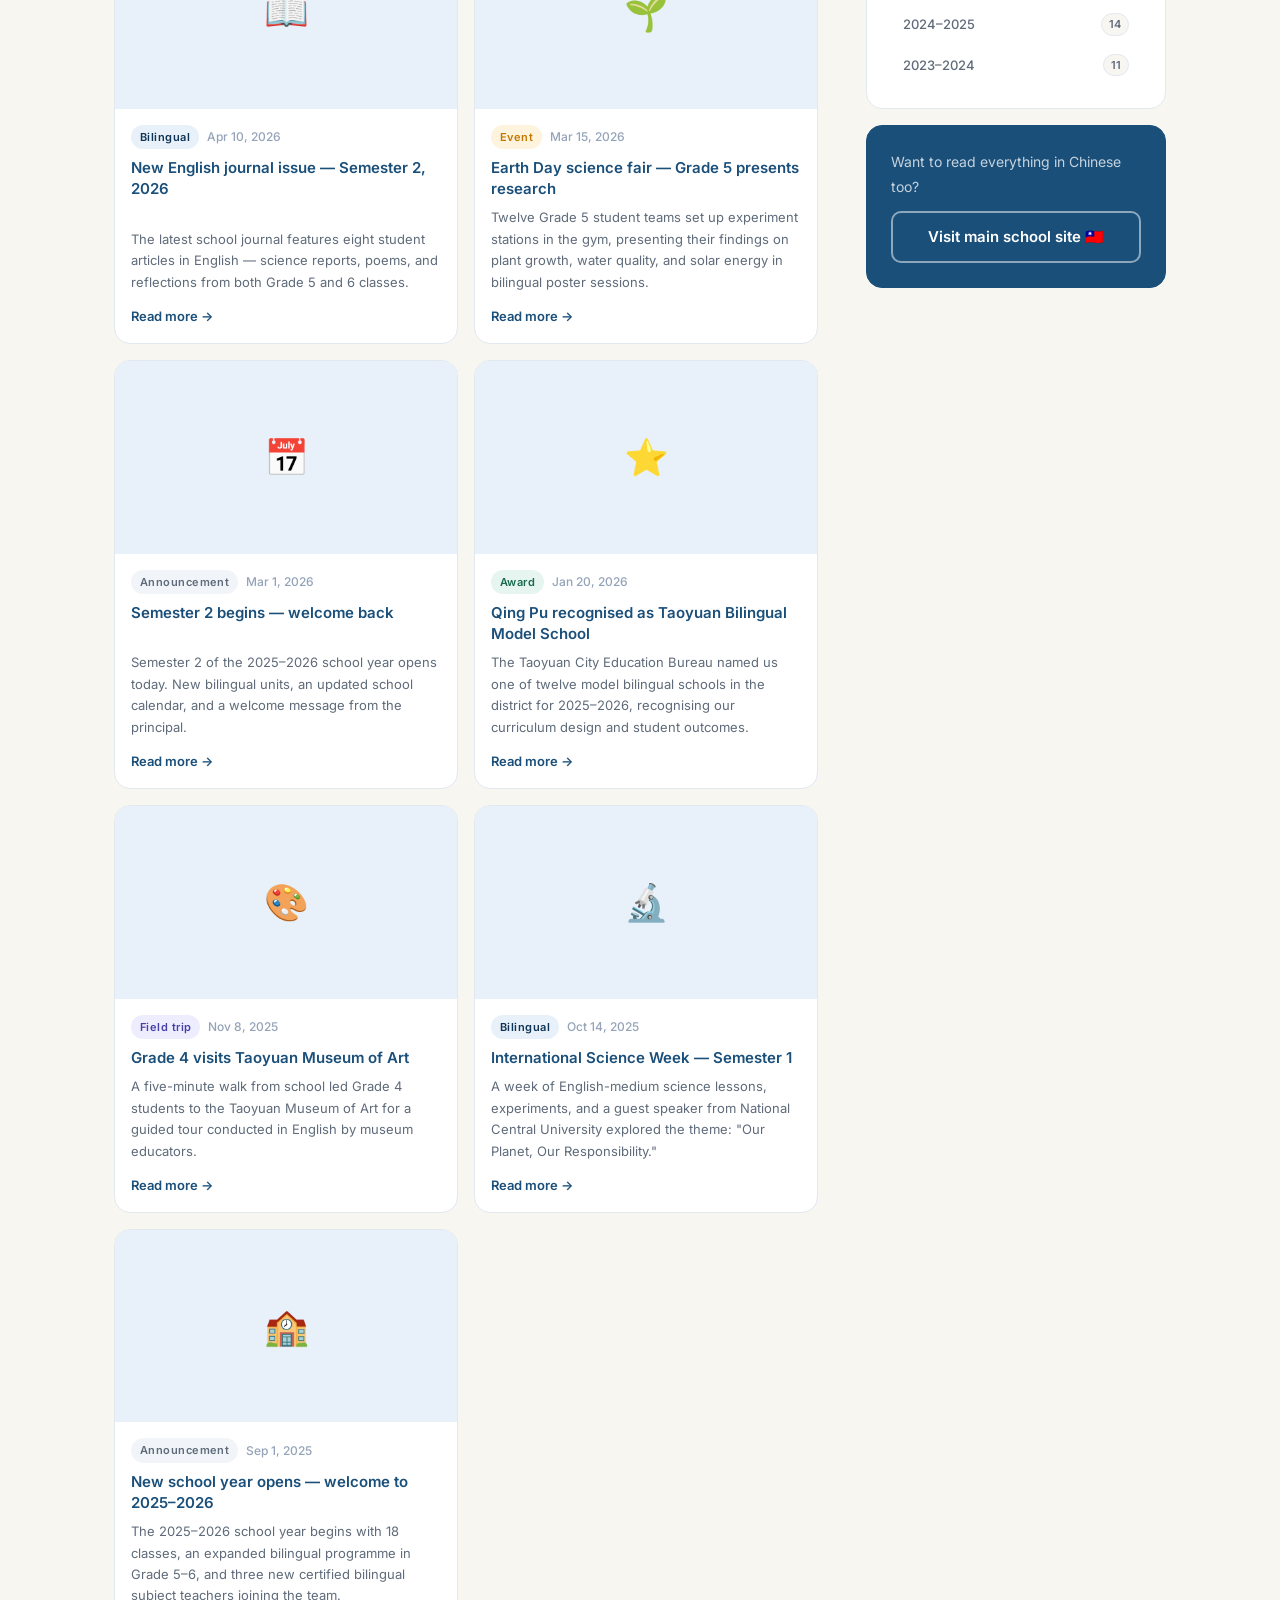
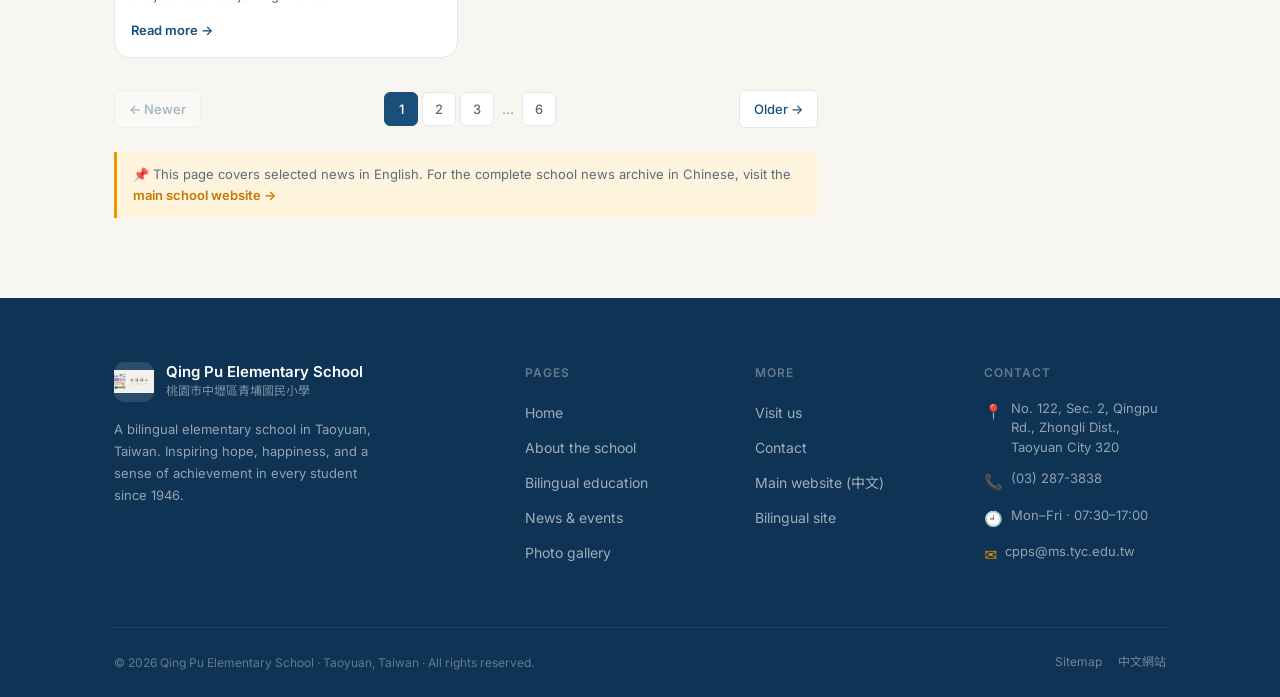
<file: news.html>
<!DOCTYPE html>
<html lang="en">
<head>
  <meta charset="UTF-8">
  <meta name="viewport" content="width=device-width, initial-scale=1.0">
  <meta name="description" content="News and events from Qing Pu Elementary School — announcements, awards, field trips, and school activities.">
  <title>News &amp; Events — Qing Pu Elementary School</title>
  <link rel="stylesheet" href="css/style.css">
  <link rel="stylesheet" href="css/pages/about.css">
  <link rel="stylesheet" href="css/pages/news.css">
</head>
<body>

  <a class="skip-link" href="#main">Skip to main content</a>

  <!-- ── NAVBAR ── -->
  <nav class="navbar" aria-label="Main navigation">
    <div class="container navbar__inner">
      <a href="index.html" class="navbar__logo" aria-label="Qing Pu Elementary School — home">
        <div class="navbar__logo-img" aria-hidden="true"><img src="images/logo.png" alt=""></div>
        <div class="navbar__logo-text">
          <span class="navbar__name">Qing Pu Elementary School</span>
          <span class="navbar__sub">青埔國小 · Taoyuan, Taiwan</span>
        </div>
      </a>
      <ul class="navbar__links" role="list">
        <li><a href="index.html">Home</a></li>
        <li><a href="about.html">About</a></li>
        <li><a href="bilingual.html">Bilingual</a></li>
        <li><a href="news.html">News</a></li>
        <li><a href="gallery.html">Gallery</a></li>
        <li><a href="visit.html">Visit</a></li>
        <li><a href="contact.html">Contact</a></li>
      </ul>
      <a href="https://www.cpps.tyc.edu.tw" target="_blank" rel="noopener" class="navbar__lang" aria-label="Switch to Chinese website">🇹🇼 中文</a>
      <button class="navbar__toggle" aria-label="Open navigation menu" aria-expanded="false" aria-controls="mobile-menu">
        <span></span><span></span><span></span>
      </button>
    </div>
    <div class="navbar__mobile" id="mobile-menu" role="navigation" aria-label="Mobile navigation">
      <a href="index.html">Home</a>
      <a href="about.html">About</a>
      <a href="bilingual.html">Bilingual education</a>
      <a href="news.html">News</a>
      <a href="gallery.html">Gallery</a>
      <a href="visit.html">Visit us</a>
      <a href="contact.html">Contact</a>
      <div class="navbar__mobile-lang">
        <a href="https://www.cpps.tyc.edu.tw" target="_blank" rel="noopener">🇹🇼 View Chinese website →</a>
      </div>
    </div>
  </nav>


  <main id="main">

    <!-- ============================================================
         PAGE HERO
         ============================================================ -->
    <section class="page-hero" aria-label="News and events">
      <div class="container page-hero__inner">
        <nav class="breadcrumb" aria-label="Breadcrumb">
          <a href="index.html">Home</a>
          <span aria-hidden="true">›</span>
          <span aria-current="page">News &amp; events</span>
        </nav>
        <h1 class="page-hero__title">News &amp; events</h1>
        <p class="page-hero__desc">
          Announcements, awards, field trips, and highlights from our school community —
          written in English for families and visitors around the world.
        </p>
      </div>
      <div class="page-hero__wave" aria-hidden="true">
        <svg viewBox="0 0 1440 60" preserveAspectRatio="none" xmlns="http://www.w3.org/2000/svg">
          <path d="M0,40 C360,80 1080,0 1440,40 L1440,60 L0,60 Z" fill="var(--bg)"/>
        </svg>
      </div>
    </section>


    <!-- ============================================================
         MAIN CONTENT — two-column layout: articles + sidebar
         ============================================================ -->
    <section class="section" aria-label="News articles">
      <div class="container news-layout">

        <!-- ── LEFT: filter tabs + article grid ── -->
        <div class="news-main">

          <!-- Filter tabs -->
          <div class="filter-bar" role="tablist" aria-label="Filter news by category">
            <button class="filter-btn active" role="tab" aria-selected="true"  data-filter="all"         >All</button>
            <button class="filter-btn"        role="tab" aria-selected="false" data-filter="event"       >🗓 Events</button>
            <button class="filter-btn"        role="tab" aria-selected="false" data-filter="award"       >🏆 Awards</button>
            <button class="filter-btn"        role="tab" aria-selected="false" data-filter="announcement">📢 Announcements</button>
            <button class="filter-btn"        role="tab" aria-selected="false" data-filter="fieldtrip"   >🚌 Field trips</button>
            <button class="filter-btn"        role="tab" aria-selected="false" data-filter="bilingual"   >🌐 Bilingual</button>
          </div>

          <!-- Result count -->
          <p class="news-count" aria-live="polite" aria-atomic="true">
            Showing <strong class="news-count__num">9</strong> articles
          </p>

          <!-- ── FEATURED ARTICLE ── -->
          <article class="news-featured fade-in" data-category="event">
            <div class="news-featured__img" aria-hidden="true">
              <!-- Replace with: <img src="images/events/showcase-2026.jpg" alt="Students presenting at the international showcase"> -->
              <div class="news-img-placeholder">🌍</div>
            </div>
            <div class="news-featured__body">
              <div class="news-featured__meta">
                <span class="badge badge-orange">Event</span>
                <time class="news-date" datetime="2026-06-05">June 5, 2026</time>
              </div>
              <h2 class="news-featured__title">
                End-of-year International Education Showcase — Grades 4–6
              </h2>
              <p class="news-featured__excerpt">
                On the last Friday of the school year, our Grade 4 to 6 students opened their
                classrooms to families for the annual International Education Showcase. Each class
                presented a bilingual project — from poster boards on global water access to short
                documentary films about Taoyuan's international transport links. The hall was packed,
                the English was impressive, and the pride on every student's face said it all.
              </p>
              <div class="news-featured__footer">
                <a href="news-article.html" class="btn btn-secondary btn-sm">Read full article</a>
                <span class="text-sm text-muted">5 min read · International Education</span>
              </div>
            </div>
          </article>

          <!-- ── ARTICLE GRID ── -->
          <div class="news-grid" role="list" aria-label="News articles">

            <article class="news-card fade-in" data-category="award" role="listitem">
              <div class="news-card__img" aria-hidden="true">
                <div class="news-img-placeholder">🏆</div>
              </div>
              <div class="news-card__body">
                <div class="news-card__meta">
                  <span class="badge badge-green">Award</span>
                  <time class="news-date" datetime="2026-05-18">May 18, 2026</time>
                </div>
                <h3 class="news-card__title">Three prizes at Taoyuan Bilingual Science Competition</h3>
                <p class="news-card__excerpt">Our Grade 5 and 6 science teams brought home a gold, silver, and special jury prize — presenting their research entirely in English.</p>
                <a href="#" class="news-card__link">Read more →</a>
              </div>
            </article>

            <article class="news-card fade-in" data-category="fieldtrip" role="listitem">
              <div class="news-card__img" aria-hidden="true">
                <div class="news-img-placeholder">🚇</div>
              </div>
              <div class="news-card__body">
                <div class="news-card__meta">
                  <span class="badge badge-purple">Field trip</span>
                  <time class="news-date" datetime="2026-04-22">Apr 22, 2026</time>
                </div>
                <h3 class="news-card__title">Grade 3 explores the Airport MRT — in English</h3>
                <p class="news-card__excerpt">Students navigated Taoyuan Airport MRT from A18 to A1, asking staff questions in English and writing bilingual travel journals on the way back.</p>
                <a href="#" class="news-card__link">Read more →</a>
              </div>
            </article>

            <article class="news-card fade-in" data-category="bilingual" role="listitem">
              <div class="news-card__img" aria-hidden="true">
                <div class="news-img-placeholder">📖</div>
              </div>
              <div class="news-card__body">
                <div class="news-card__meta">
                  <span class="badge badge-navy">Bilingual</span>
                  <time class="news-date" datetime="2026-04-10">Apr 10, 2026</time>
                </div>
                <h3 class="news-card__title">New English journal issue — Semester 2, 2026</h3>
                <p class="news-card__excerpt">The latest school journal features eight student articles in English — science reports, poems, and reflections from both Grade 5 and 6 classes.</p>
                <a href="#" class="news-card__link">Read more →</a>
              </div>
            </article>

            <article class="news-card fade-in" data-category="event" role="listitem">
              <div class="news-card__img" aria-hidden="true">
                <div class="news-img-placeholder">🌱</div>
              </div>
              <div class="news-card__body">
                <div class="news-card__meta">
                  <span class="badge badge-orange">Event</span>
                  <time class="news-date" datetime="2026-03-15">Mar 15, 2026</time>
                </div>
                <h3 class="news-card__title">Earth Day science fair — Grade 5 presents research</h3>
                <p class="news-card__excerpt">Twelve Grade 5 student teams set up experiment stations in the gym, presenting their findings on plant growth, water quality, and solar energy in bilingual poster sessions.</p>
                <a href="#" class="news-card__link">Read more →</a>
              </div>
            </article>

            <article class="news-card fade-in" data-category="announcement" role="listitem">
              <div class="news-card__img" aria-hidden="true">
                <div class="news-img-placeholder">📅</div>
              </div>
              <div class="news-card__body">
                <div class="news-card__meta">
                  <span class="badge badge-gray">Announcement</span>
                  <time class="news-date" datetime="2026-03-01">Mar 1, 2026</time>
                </div>
                <h3 class="news-card__title">Semester 2 begins — welcome back</h3>
                <p class="news-card__excerpt">Semester 2 of the 2025–2026 school year opens today. New bilingual units, an updated school calendar, and a welcome message from the principal.</p>
                <a href="#" class="news-card__link">Read more →</a>
              </div>
            </article>

            <article class="news-card fade-in" data-category="award" role="listitem">
              <div class="news-card__img" aria-hidden="true">
                <div class="news-img-placeholder">⭐</div>
              </div>
              <div class="news-card__body">
                <div class="news-card__meta">
                  <span class="badge badge-green">Award</span>
                  <time class="news-date" datetime="2026-01-20">Jan 20, 2026</time>
                </div>
                <h3 class="news-card__title">Qing Pu recognised as Taoyuan Bilingual Model School</h3>
                <p class="news-card__excerpt">The Taoyuan City Education Bureau named us one of twelve model bilingual schools in the district for 2025–2026, recognising our curriculum design and student outcomes.</p>
                <a href="#" class="news-card__link">Read more →</a>
              </div>
            </article>

            <article class="news-card fade-in" data-category="fieldtrip" role="listitem">
              <div class="news-card__img" aria-hidden="true">
                <div class="news-img-placeholder">🎨</div>
              </div>
              <div class="news-card__body">
                <div class="news-card__meta">
                  <span class="badge badge-purple">Field trip</span>
                  <time class="news-date" datetime="2025-11-08">Nov 8, 2025</time>
                </div>
                <h3 class="news-card__title">Grade 4 visits Taoyuan Museum of Art</h3>
                <p class="news-card__excerpt">A five-minute walk from school led Grade 4 students to the Taoyuan Museum of Art for a guided tour conducted in English by museum educators.</p>
                <a href="#" class="news-card__link">Read more →</a>
              </div>
            </article>

            <article class="news-card fade-in" data-category="bilingual" role="listitem">
              <div class="news-card__img" aria-hidden="true">
                <div class="news-img-placeholder">🔬</div>
              </div>
              <div class="news-card__body">
                <div class="news-card__meta">
                  <span class="badge badge-navy">Bilingual</span>
                  <time class="news-date" datetime="2025-10-14">Oct 14, 2025</time>
                </div>
                <h3 class="news-card__title">International Science Week — Semester 1</h3>
                <p class="news-card__excerpt">A week of English-medium science lessons, experiments, and a guest speaker from National Central University explored the theme: "Our Planet, Our Responsibility."</p>
                <a href="#" class="news-card__link">Read more →</a>
              </div>
            </article>

            <article class="news-card fade-in" data-category="announcement" role="listitem">
              <div class="news-card__img" aria-hidden="true">
                <div class="news-img-placeholder">🏫</div>
              </div>
              <div class="news-card__body">
                <div class="news-card__meta">
                  <span class="badge badge-gray">Announcement</span>
                  <time class="news-date" datetime="2025-09-01">Sep 1, 2025</time>
                </div>
                <h3 class="news-card__title">New school year opens — welcome to 2025–2026</h3>
                <p class="news-card__excerpt">The 2025–2026 school year begins with 18 classes, an expanded bilingual programme in Grade 5–6, and three new certified bilingual subject teachers joining the team.</p>
                <a href="#" class="news-card__link">Read more →</a>
              </div>
            </article>

          </div><!-- end .news-grid -->

          <!-- Empty state — shown by JS when no results match filter -->
          <div class="news-empty" aria-live="polite" hidden>
            <div class="news-empty__icon" aria-hidden="true">📭</div>
            <h3>No articles in this category yet</h3>
            <p>Check back soon, or <a href="#" data-filter="all" class="filter-reset-link">view all news</a>.</p>
          </div>

          <!-- Pagination -->
          <nav class="pagination" aria-label="News pages">
            <a href="#" class="pagination__btn pagination__btn--prev" aria-label="Previous page" aria-disabled="true">← Newer</a>
            <div class="pagination__pages">
              <a href="#" class="pagination__page active" aria-current="page" aria-label="Page 1">1</a>
              <a href="#" class="pagination__page" aria-label="Page 2">2</a>
              <a href="#" class="pagination__page" aria-label="Page 3">3</a>
              <span class="pagination__ellipsis" aria-hidden="true">…</span>
              <a href="#" class="pagination__page" aria-label="Page 6">6</a>
            </div>
            <a href="#" class="pagination__btn pagination__btn--next" aria-label="Next page">Older →</a>
          </nav>

          <p class="news-chinese-note">
            📌 This page covers selected news in English. For the complete school news archive in Chinese,
            visit the <a href="https://www.cpps.tyc.edu.tw" target="_blank" rel="noopener">main school website →</a>
          </p>

        </div><!-- end .news-main -->


        <!-- ── RIGHT: sidebar ── -->
        <aside class="news-sidebar" aria-label="News sidebar">

          <!-- Search -->
          <div class="sidebar-widget">
            <h3 class="sidebar-widget__title">Search news</h3>
            <div class="search-box" role="search">
              <label for="news-search" class="sr-only">Search articles</label>
              <input
                type="search"
                id="news-search"
                class="search-box__input"
                placeholder="e.g. science fair, field trip…"
                aria-label="Search news articles"
              >
              <button class="search-box__btn" aria-label="Submit search">🔍</button>
            </div>
          </div>

          <!-- Categories -->
          <div class="sidebar-widget">
            <h3 class="sidebar-widget__title">Categories</h3>
            <ul class="category-list" role="list">
              <li>
                <button class="category-list__item" data-filter="all">
                  <span>All articles</span>
                  <span class="category-list__count">9</span>
                </button>
              </li>
              <li>
                <button class="category-list__item" data-filter="event">
                  <span>🗓 Events</span>
                  <span class="category-list__count">2</span>
                </button>
              </li>
              <li>
                <button class="category-list__item" data-filter="award">
                  <span>🏆 Awards</span>
                  <span class="category-list__count">2</span>
                </button>
              </li>
              <li>
                <button class="category-list__item" data-filter="announcement">
                  <span>📢 Announcements</span>
                  <span class="category-list__count">2</span>
                </button>
              </li>
              <li>
                <button class="category-list__item" data-filter="fieldtrip">
                  <span>🚌 Field trips</span>
                  <span class="category-list__count">2</span>
                </button>
              </li>
              <li>
                <button class="category-list__item" data-filter="bilingual">
                  <span>🌐 Bilingual</span>
                  <span class="category-list__count">2</span>
                </button>
              </li>
            </ul>
          </div>

          <!-- Recent posts -->
          <div class="sidebar-widget">
            <h3 class="sidebar-widget__title">Recent articles</h3>
            <ul class="recent-list" role="list">
              <li class="recent-item">
                <time class="recent-item__date" datetime="2026-06-05">Jun 5, 2026</time>
                <a href="#" class="recent-item__title">End-of-year International Education Showcase</a>
              </li>
              <li class="recent-item">
                <time class="recent-item__date" datetime="2026-05-18">May 18, 2026</time>
                <a href="#" class="recent-item__title">Three prizes at Bilingual Science Competition</a>
              </li>
              <li class="recent-item">
                <time class="recent-item__date" datetime="2026-04-22">Apr 22, 2026</time>
                <a href="#" class="recent-item__title">Grade 3 explores Airport MRT in English</a>
              </li>
              <li class="recent-item">
                <time class="recent-item__date" datetime="2026-04-10">Apr 10, 2026</time>
                <a href="#" class="recent-item__title">New English journal issue — Semester 2</a>
              </li>
              <li class="recent-item">
                <time class="recent-item__date" datetime="2026-03-15">Mar 15, 2026</time>
                <a href="#" class="recent-item__title">Earth Day science fair — Grade 5</a>
              </li>
            </ul>
          </div>

          <!-- Archive by year -->
          <div class="sidebar-widget">
            <h3 class="sidebar-widget__title">Archive</h3>
            <ul class="archive-list" role="list">
              <li><a href="#" class="archive-list__item"><span>2025–2026</span><span class="category-list__count">9</span></a></li>
              <li><a href="#" class="archive-list__item"><span>2024–2025</span><span class="category-list__count">14</span></a></li>
              <li><a href="#" class="archive-list__item"><span>2023–2024</span><span class="category-list__count">11</span></a></li>
            </ul>
          </div>

          <!-- Quick links -->
          <div class="sidebar-widget sidebar-widget--cta">
            <p class="text-sm" style="color:rgba(255,255,255,0.75); margin-bottom: var(--sp-3);">
              Want to read everything in Chinese too?
            </p>
            <a href="https://www.cpps.tyc.edu.tw" target="_blank" rel="noopener" class="btn btn-ghost" style="width:100%; justify-content:center;">
              Visit main school site 🇹🇼
            </a>
          </div>

        </aside>

      </div><!-- end .news-layout -->
    </section>

  </main>


  <!-- ── FOOTER ── -->
  <footer class="footer" role="contentinfo">
    <div class="container">
      <div class="footer__grid">
        <div class="footer__brand">
          <div class="footer__logo">
            <div class="footer__logo-box" aria-hidden="true"><img src="images/logo.png" alt=""></div>
            <div>
              <div class="footer__school-name">Qing Pu Elementary School</div>
              <div class="footer__school-zh">桃園市中壢區青埔國民小學</div>
            </div>
          </div>
          <p class="footer__desc">A bilingual elementary school in Taoyuan, Taiwan. Inspiring hope, happiness, and a sense of achievement in every student since 1946.</p>
        </div>
        <div>
          <p class="footer__col-title">Pages</p>
          <ul class="footer__links">
            <li><a href="index.html">Home</a></li>
            <li><a href="about.html">About the school</a></li>
            <li><a href="bilingual.html">Bilingual education</a></li>
            <li><a href="news.html">News &amp; events</a></li>
            <li><a href="gallery.html">Photo gallery</a></li>
          </ul>
        </div>
        <div>
          <p class="footer__col-title">More</p>
          <ul class="footer__links">
            <li><a href="visit.html">Visit us</a></li>
            <li><a href="contact.html">Contact</a></li>
            <li><a href="https://www.cpps.tyc.edu.tw" target="_blank" rel="noopener">Main website (中文)</a></li>
            <li><a href="http://163.30.130.236/bilingual/index.php" target="_blank" rel="noopener">Bilingual site</a></li>
          </ul>
        </div>
        <div>
          <p class="footer__col-title">Contact</p>
          <div class="footer__contact-item">
            <span class="footer__contact-icon" aria-hidden="true">📍</span>
            <span>No. 122, Sec. 2, Qingpu Rd., Zhongli Dist., Taoyuan City 320</span>
          </div>
          <div class="footer__contact-item">
            <span class="footer__contact-icon" aria-hidden="true">📞</span>
            <span>(03) 287-3838</span>
          </div>
          <div class="footer__contact-item">
            <span class="footer__contact-icon" aria-hidden="true">🕘</span>
            <span>Mon–Fri · 07:30–17:00</span>
          </div>
          <div class="footer__contact-item">
            <span class="footer__contact-icon" aria-hidden="true">✉️</span>
            <span>cpps@ms.tyc.edu.tw</span>
          </div>
        </div>
      </div>
      <div class="footer__bottom">
        <p class="footer__copy">© 2026 Qing Pu Elementary School · Taoyuan, Taiwan · All rights reserved.</p>
        <div class="footer__bottom-links">
          <a href="#">Sitemap</a>
          <a href="https://www.cpps.tyc.edu.tw" target="_blank" rel="noopener">中文網站</a>
        </div>
      </div>
    </div>
  </footer>

  <script src="js/main.js"></script>

</body>
</html>
</file>
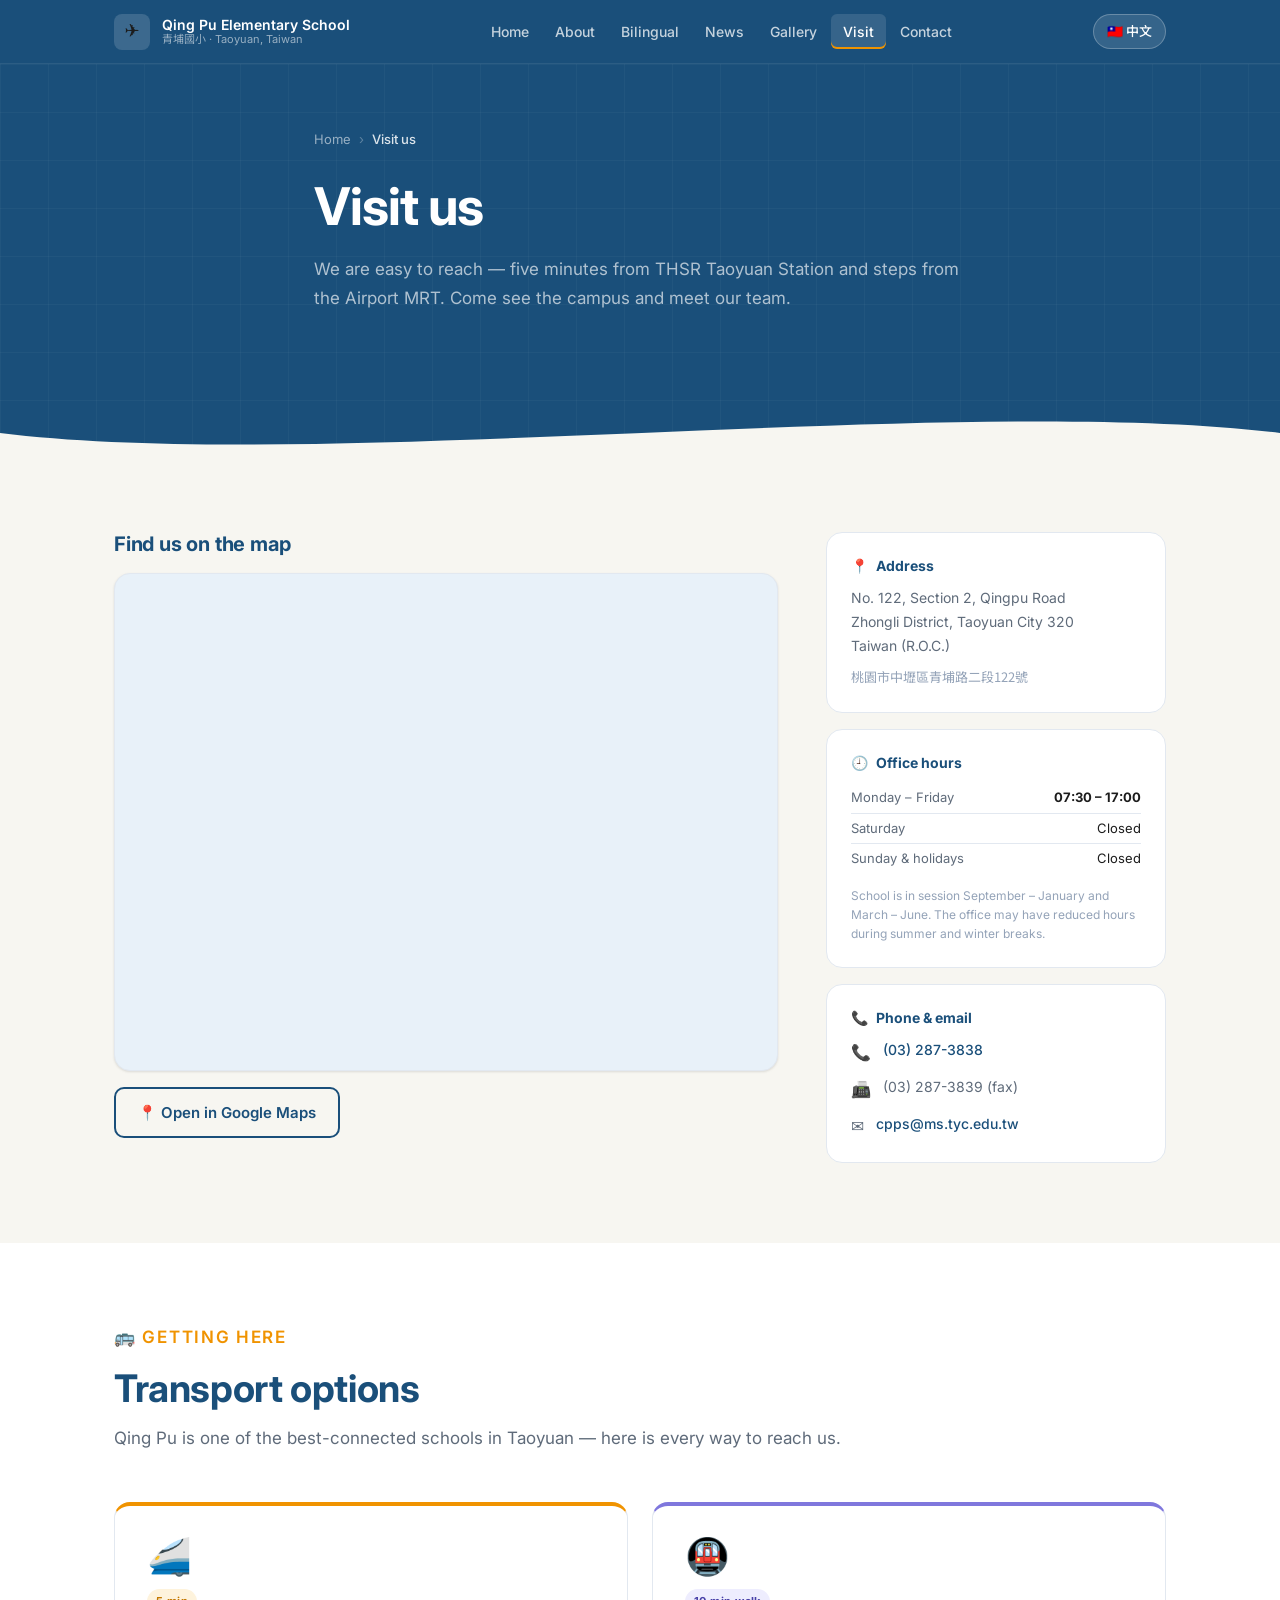
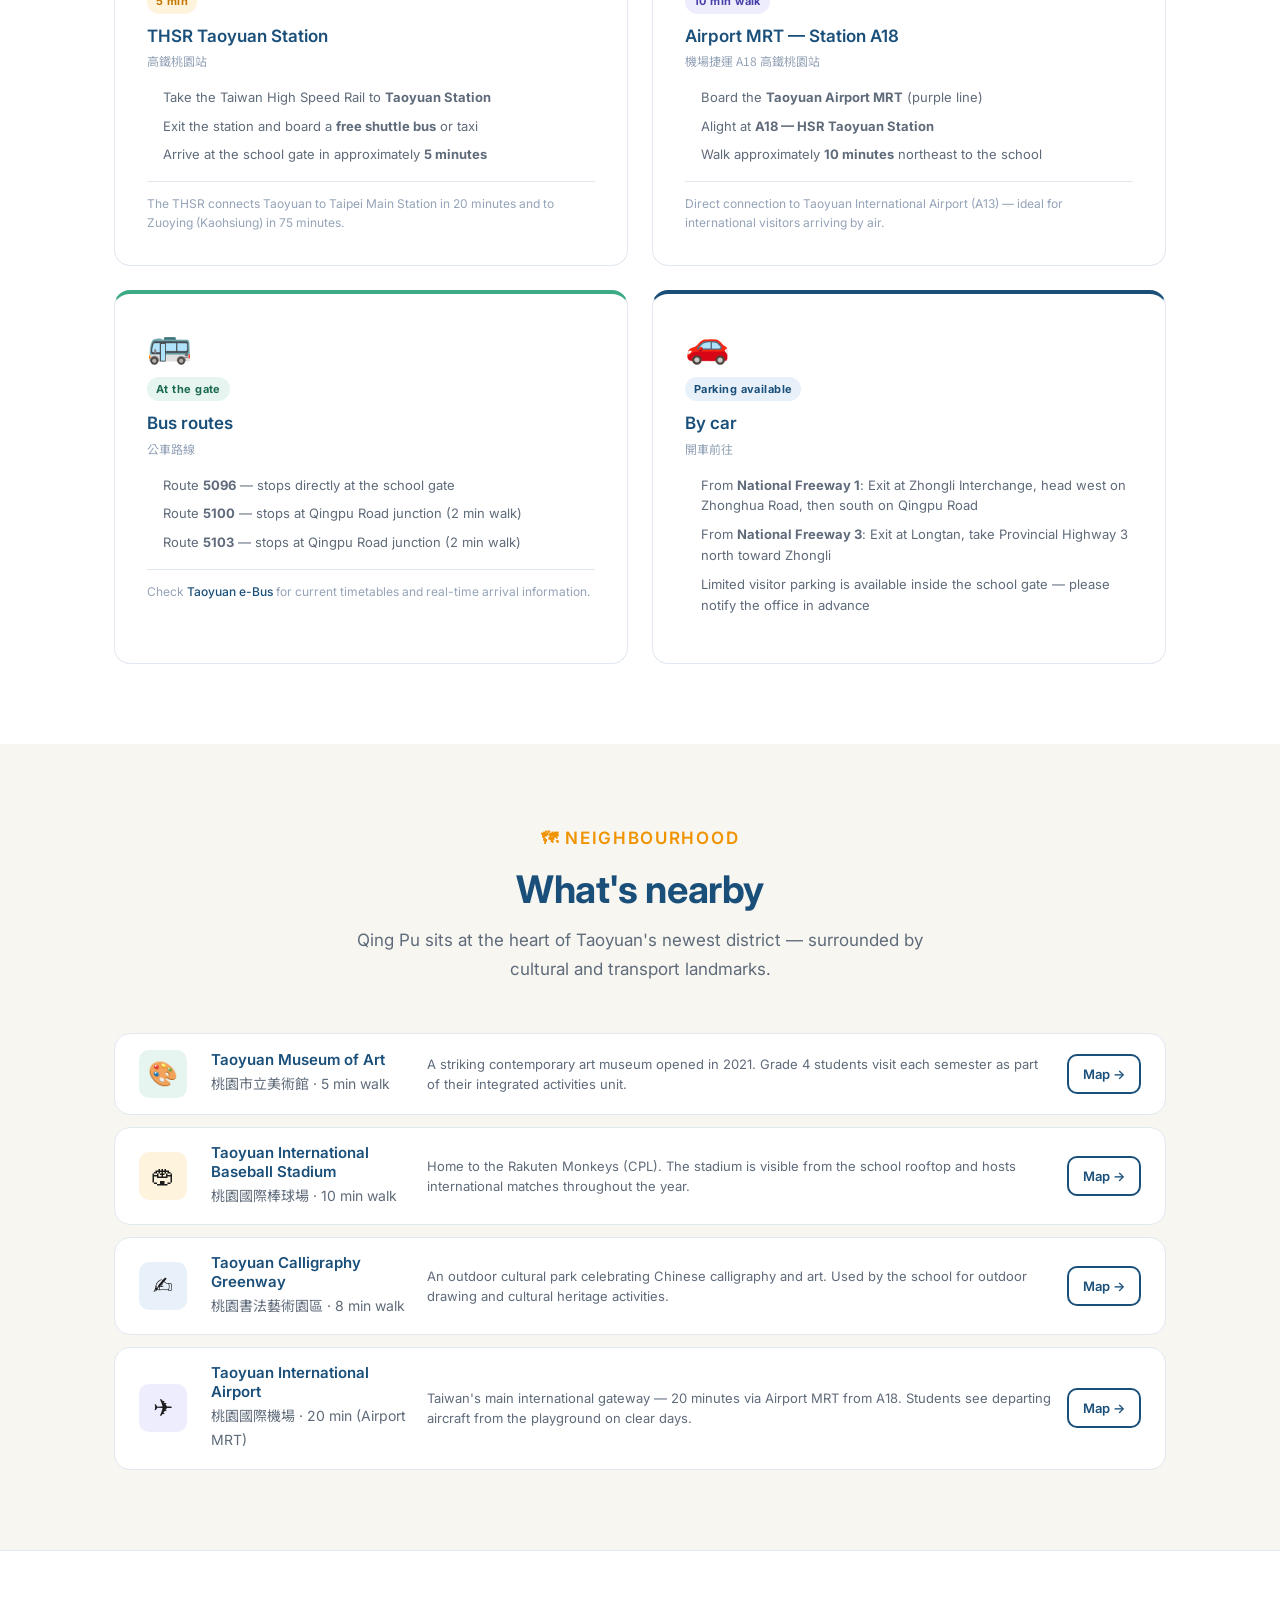
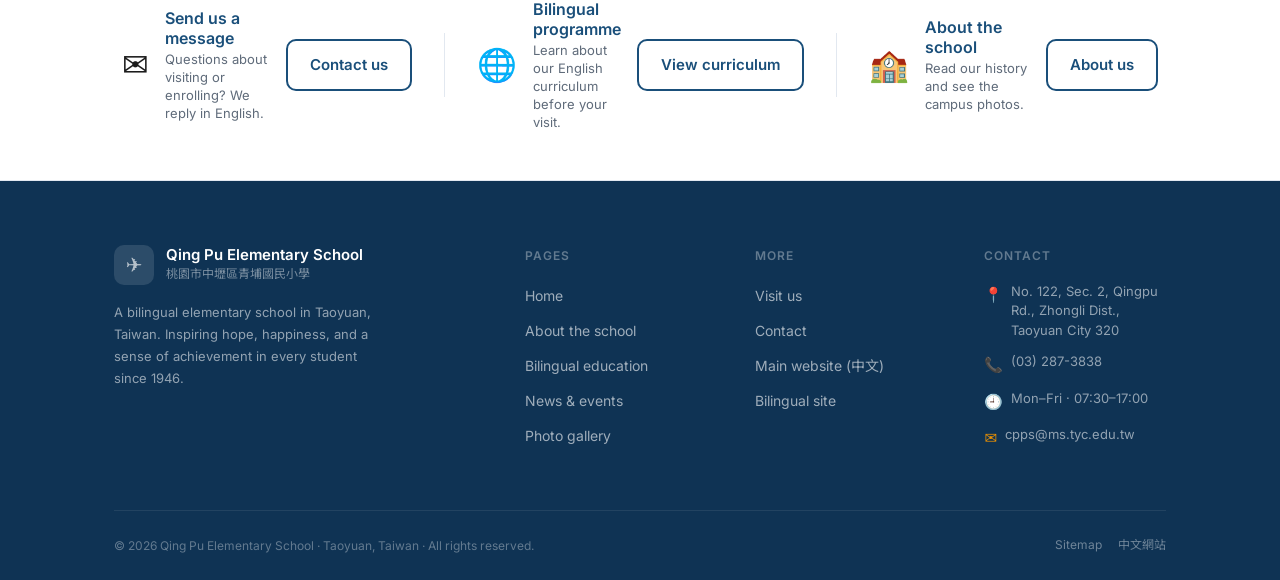
<file: visit.html>
<!DOCTYPE html>
<html lang="en">
<head>
  <meta charset="UTF-8">
  <meta name="viewport" content="width=device-width, initial-scale=1.0">
  <meta name="description" content="How to visit Qing Pu Elementary School — address, directions, public transport from THSR Taoyuan Station, and nearby landmarks.">
  <title>Visit Us — Qing Pu Elementary School</title>
  <link rel="stylesheet" href="css/style.css">
  <link rel="stylesheet" href="css/pages/about.css">
  <link rel="stylesheet" href="css/pages/visit-contact.css">
</head>
<body>

  <a class="skip-link" href="#main">Skip to main content</a>

  <!-- ── NAVBAR ── -->
  <nav class="navbar" aria-label="Main navigation">
    <div class="container navbar__inner">
      <a href="index.html" class="navbar__logo" aria-label="Qing Pu Elementary School — home">
        <div class="navbar__logo-img" aria-hidden="true">✈️</div>
        <div class="navbar__logo-text">
          <span class="navbar__name">Qing Pu Elementary School</span>
          <span class="navbar__sub">青埔國小 · Taoyuan, Taiwan</span>
        </div>
      </a>
      <ul class="navbar__links" role="list">
        <li><a href="index.html">Home</a></li>
        <li><a href="about.html">About</a></li>
        <li><a href="bilingual.html">Bilingual</a></li>
        <li><a href="news.html">News</a></li>
        <li><a href="gallery.html">Gallery</a></li>
        <li><a href="visit.html">Visit</a></li>
        <li><a href="contact.html">Contact</a></li>
      </ul>
      <a href="https://www.cpps.tyc.edu.tw" target="_blank" rel="noopener" class="navbar__lang">🇹🇼 中文</a>
      <button class="navbar__toggle" aria-label="Open navigation menu" aria-expanded="false" aria-controls="mobile-menu">
        <span></span><span></span><span></span>
      </button>
    </div>
    <div class="navbar__mobile" id="mobile-menu" role="navigation" aria-label="Mobile navigation">
      <a href="index.html">Home</a>
      <a href="about.html">About</a>
      <a href="bilingual.html">Bilingual education</a>
      <a href="news.html">News</a>
      <a href="gallery.html">Gallery</a>
      <a href="visit.html">Visit us</a>
      <a href="contact.html">Contact</a>
      <div class="navbar__mobile-lang">
        <a href="https://www.cpps.tyc.edu.tw" target="_blank" rel="noopener">🇹🇼 View Chinese website →</a>
      </div>
    </div>
  </nav>


  <main id="main">

    <!-- ── PAGE HERO ── -->
    <section class="page-hero" aria-label="Visit us">
      <div class="container page-hero__inner">
        <nav class="breadcrumb" aria-label="Breadcrumb">
          <a href="index.html">Home</a>
          <span aria-hidden="true">›</span>
          <span aria-current="page">Visit us</span>
        </nav>
        <h1 class="page-hero__title">Visit us</h1>
        <p class="page-hero__desc">
          We are easy to reach — five minutes from THSR Taoyuan Station and steps from
          the Airport MRT. Come see the campus and meet our team.
        </p>
      </div>
      <div class="page-hero__wave" aria-hidden="true">
        <svg viewBox="0 0 1440 60" preserveAspectRatio="none" xmlns="http://www.w3.org/2000/svg">
          <path d="M0,40 C360,80 1080,0 1440,40 L1440,60 L0,60 Z" fill="var(--bg)"/>
        </svg>
      </div>
    </section>


    <!-- ============================================================
         MAP + QUICK INFO — two column
         ============================================================ -->
    <section class="section" aria-labelledby="location-heading">
      <div class="container visit-layout">

        <!-- Map embed -->
        <div class="map-block fade-in">
          <h2 id="location-heading" class="map-block__title">Find us on the map</h2>

          <!-- Google Maps embed — replace src with your school's embed URL from Google Maps -->
          <!-- How to get it: Google Maps → search the school → Share → Embed a map → copy the src URL -->
          <div class="map-frame">
            <iframe
              title="Qing Pu Elementary School location on Google Maps"
              src="https://www.google.com/maps/embed?pb=!1m18!1m12!1m3!1d3616.2!2d121.234!3d24.985!2m3!1f0!2f0!3f0!3m2!1i1024!2i768!4f13.1!3m3!1m2!1s0x0%3A0x0!2zMjTCsDU5JzA2LjAiTiAxMjHCsDE0JzAyLjQiRQ!5e0!3m2!1sen!2stw!4v1234567890"
              width="100%"
              height="100%"
              style="border:0;"
              allowfullscreen=""
              loading="lazy"
              referrerpolicy="no-referrer-when-downgrade"
              aria-label="Map showing Qing Pu Elementary School in Zhongli District, Taoyuan">
            </iframe>
          </div>

          <a
            href="https://maps.google.com/?q=青埔國民小學+桃園市中壢區"
            target="_blank"
            rel="noopener"
            class="btn btn-outline mt-4"
            aria-label="Open in Google Maps (opens new tab)"
          >
            📍 Open in Google Maps
          </a>
        </div>

        <!-- Quick info panel -->
        <div class="visit-info fade-in">

          <div class="info-card">
            <h3 class="info-card__title">
              <span aria-hidden="true">📍</span> Address
            </h3>
            <address class="info-card__address">
              No. 122, Section 2, Qingpu Road<br>
              Zhongli District, Taoyuan City 320<br>
              Taiwan (R.O.C.)<br>
              <span class="info-card__zh">桃園市中壢區青埔路二段122號</span>
            </address>
          </div>

          <div class="info-card">
            <h3 class="info-card__title">
              <span aria-hidden="true">🕘</span> Office hours
            </h3>
            <table class="hours-table" aria-label="Office opening hours">
              <tbody>
                <tr>
                  <td>Monday – Friday</td>
                  <td><strong>07:30 – 17:00</strong></td>
                </tr>
                <tr>
                  <td>Saturday</td>
                  <td>Closed</td>
                </tr>
                <tr>
                  <td>Sunday &amp; holidays</td>
                  <td>Closed</td>
                </tr>
              </tbody>
            </table>
            <p class="info-card__note">
              School is in session September – January and March – June.
              The office may have reduced hours during summer and winter breaks.
            </p>
          </div>

          <div class="info-card">
            <h3 class="info-card__title">
              <span aria-hidden="true">📞</span> Phone &amp; email
            </h3>
            <ul class="contact-detail-list">
              <li>
                <span class="contact-detail-list__icon" aria-hidden="true">📞</span>
                <a href="tel:+886328738383">(03) 287-3838</a>
              </li>
              <li>
                <span class="contact-detail-list__icon" aria-hidden="true">📠</span>
                <span>(03) 287-3839 (fax)</span>
              </li>
              <li>
                <span class="contact-detail-list__icon" aria-hidden="true">✉️</span>
                <a href="mailto:cpps@ms.tyc.edu.tw">cpps@ms.tyc.edu.tw</a>
              </li>
            </ul>
          </div>

        </div>
      </div>
    </section>


    <!-- ============================================================
         GETTING HERE — TRANSPORT OPTIONS
         ============================================================ -->
    <section class="section bg-white" aria-labelledby="transport-heading">
      <div class="container">
        <div class="section-header">
          <p class="eyebrow">🚌 Getting here</p>
          <h2 id="transport-heading">Transport options</h2>
          <p>Qing Pu is one of the best-connected schools in Taoyuan — here is every way to reach us.</p>
        </div>

        <div class="transport-grid">

          <div class="transport-card fade-in transport-card--hsr">
            <div class="transport-card__icon" aria-hidden="true">🚄</div>
            <div class="transport-card__badge" style="background:var(--orange-light); color:var(--orange-dark);">5 min</div>
            <h3>THSR Taoyuan Station</h3>
            <p class="transport-card__zh">高鐵桃園站</p>
            <ol class="transport-steps">
              <li>Take the Taiwan High Speed Rail to <strong>Taoyuan Station</strong></li>
              <li>Exit the station and board a <strong>free shuttle bus</strong> or taxi</li>
              <li>Arrive at the school gate in approximately <strong>5 minutes</strong></li>
            </ol>
            <p class="transport-card__note">
              The THSR connects Taoyuan to Taipei Main Station in 20 minutes and to Zuoying (Kaohsiung) in 75 minutes.
            </p>
          </div>

          <div class="transport-card fade-in transport-card--mrt">
            <div class="transport-card__icon" aria-hidden="true">🚇</div>
            <div class="transport-card__badge" style="background:var(--purple-light); color:#4840a8;">10 min walk</div>
            <h3>Airport MRT — Station A18</h3>
            <p class="transport-card__zh">機場捷運 A18 高鐵桃園站</p>
            <ol class="transport-steps">
              <li>Board the <strong>Taoyuan Airport MRT</strong> (purple line)</li>
              <li>Alight at <strong>A18 — HSR Taoyuan Station</strong></li>
              <li>Walk approximately <strong>10 minutes</strong> northeast to the school</li>
            </ol>
            <p class="transport-card__note">
              Direct connection to Taoyuan International Airport (A13) — ideal for international visitors arriving by air.
            </p>
          </div>

          <div class="transport-card fade-in transport-card--bus">
            <div class="transport-card__icon" aria-hidden="true">🚌</div>
            <div class="transport-card__badge" style="background:var(--green-light); color:#1a6b4f;">At the gate</div>
            <h3>Bus routes</h3>
            <p class="transport-card__zh">公車路線</p>
            <ul class="transport-steps">
              <li>Route <strong>5096</strong> — stops directly at the school gate</li>
              <li>Route <strong>5100</strong> — stops at Qingpu Road junction (2 min walk)</li>
              <li>Route <strong>5103</strong> — stops at Qingpu Road junction (2 min walk)</li>
            </ul>
            <p class="transport-card__note">
              Check <a href="https://ebus.tycg.gov.tw" target="_blank" rel="noopener">Taoyuan e-Bus</a> for current timetables and real-time arrival information.
            </p>
          </div>

          <div class="transport-card fade-in transport-card--car">
            <div class="transport-card__icon" aria-hidden="true">🚗</div>
            <div class="transport-card__badge" style="background:var(--navy-light); color:var(--navy);">Parking available</div>
            <h3>By car</h3>
            <p class="transport-card__zh">開車前往</p>
            <ul class="transport-steps">
              <li>From <strong>National Freeway 1</strong>: Exit at Zhongli Interchange, head west on Zhonghua Road, then south on Qingpu Road</li>
              <li>From <strong>National Freeway 3</strong>: Exit at Longtan, take Provincial Highway 3 north toward Zhongli</li>
              <li>Limited visitor parking is available inside the school gate — please notify the office in advance</li>
            </ul>
          </div>

        </div>
      </div>
    </section>


    <!-- ============================================================
         NEARBY LANDMARKS
         ============================================================ -->
    <section class="section" aria-labelledby="nearby-heading">
      <div class="container">
        <div class="section-header centered">
          <p class="eyebrow">🗺 Neighbourhood</p>
          <h2 id="nearby-heading">What's nearby</h2>
          <p>Qing Pu sits at the heart of Taoyuan's newest district — surrounded by cultural and transport landmarks.</p>
        </div>

        <div class="nearby-list">

          <div class="nearby-row fade-in">
            <div class="nearby-row__icon" style="background:var(--green-light);" aria-hidden="true">🎨</div>
            <div class="nearby-row__info">
              <h4>Taoyuan Museum of Art</h4>
              <p class="text-sm text-muted">桃園市立美術館 · 5 min walk</p>
            </div>
            <p class="nearby-row__desc">
              A striking contemporary art museum opened in 2021. Grade 4 students visit
              each semester as part of their integrated activities unit.
            </p>
            <a href="https://maps.google.com/?q=桃園市立美術館" target="_blank" rel="noopener" class="btn btn-outline btn-sm">Map →</a>
          </div>

          <div class="nearby-row fade-in">
            <div class="nearby-row__icon" style="background:var(--orange-light);" aria-hidden="true">🏟</div>
            <div class="nearby-row__info">
              <h4>Taoyuan International Baseball Stadium</h4>
              <p class="text-sm text-muted">桃園國際棒球場 · 10 min walk</p>
            </div>
            <p class="nearby-row__desc">
              Home to the Rakuten Monkeys (CPL). The stadium is visible from the school
              rooftop and hosts international matches throughout the year.
            </p>
            <a href="https://maps.google.com/?q=桃園國際棒球場" target="_blank" rel="noopener" class="btn btn-outline btn-sm">Map →</a>
          </div>

          <div class="nearby-row fade-in">
            <div class="nearby-row__icon" style="background:var(--navy-light);" aria-hidden="true">✍️</div>
            <div class="nearby-row__info">
              <h4>Taoyuan Calligraphy Greenway</h4>
              <p class="text-sm text-muted">桃園書法藝術園區 · 8 min walk</p>
            </div>
            <p class="nearby-row__desc">
              An outdoor cultural park celebrating Chinese calligraphy and art.
              Used by the school for outdoor drawing and cultural heritage activities.
            </p>
            <a href="https://maps.google.com/?q=桃園書法藝術園區" target="_blank" rel="noopener" class="btn btn-outline btn-sm">Map →</a>
          </div>

          <div class="nearby-row fade-in">
            <div class="nearby-row__icon" style="background:var(--purple-light);" aria-hidden="true">✈️</div>
            <div class="nearby-row__info">
              <h4>Taoyuan International Airport</h4>
              <p class="text-sm text-muted">桃園國際機場 · 20 min (Airport MRT)</p>
            </div>
            <p class="nearby-row__desc">
              Taiwan's main international gateway — 20 minutes via Airport MRT from
              A18. Students see departing aircraft from the playground on clear days.
            </p>
            <a href="https://maps.google.com/?q=桃園國際機場" target="_blank" rel="noopener" class="btn btn-outline btn-sm">Map →</a>
          </div>

        </div>
      </div>
    </section>


    <!-- ── CTA STRIP ── -->
    <section class="cta-strip" aria-label="Contact and more">
      <div class="container cta-strip__inner">
        <div class="cta-strip__item fade-in">
          <div class="cta-strip__icon" aria-hidden="true">✉️</div>
          <div>
            <h4>Send us a message</h4>
            <p>Questions about visiting or enrolling? We reply in English.</p>
          </div>
          <a href="contact.html" class="btn btn-outline">Contact us</a>
        </div>
        <div class="cta-strip__divider" aria-hidden="true"></div>
        <div class="cta-strip__item fade-in">
          <div class="cta-strip__icon" aria-hidden="true">🌐</div>
          <div>
            <h4>Bilingual programme</h4>
            <p>Learn about our English curriculum before your visit.</p>
          </div>
          <a href="bilingual.html" class="btn btn-outline">View curriculum</a>
        </div>
        <div class="cta-strip__divider" aria-hidden="true"></div>
        <div class="cta-strip__item fade-in">
          <div class="cta-strip__icon" aria-hidden="true">🏫</div>
          <div>
            <h4>About the school</h4>
            <p>Read our history and see the campus photos.</p>
          </div>
          <a href="about.html" class="btn btn-outline">About us</a>
        </div>
      </div>
    </section>

  </main>


  <!-- ── FOOTER ── -->
  <footer class="footer" role="contentinfo">
    <div class="container">
      <div class="footer__grid">
        <div class="footer__brand">
          <div class="footer__logo">
            <div class="footer__logo-box" aria-hidden="true">✈️</div>
            <div>
              <div class="footer__school-name">Qing Pu Elementary School</div>
              <div class="footer__school-zh">桃園市中壢區青埔國民小學</div>
            </div>
          </div>
          <p class="footer__desc">A bilingual elementary school in Taoyuan, Taiwan. Inspiring hope, happiness, and a sense of achievement in every student since 1946.</p>
        </div>
        <div>
          <p class="footer__col-title">Pages</p>
          <ul class="footer__links">
            <li><a href="index.html">Home</a></li>
            <li><a href="about.html">About the school</a></li>
            <li><a href="bilingual.html">Bilingual education</a></li>
            <li><a href="news.html">News &amp; events</a></li>
            <li><a href="gallery.html">Photo gallery</a></li>
          </ul>
        </div>
        <div>
          <p class="footer__col-title">More</p>
          <ul class="footer__links">
            <li><a href="visit.html">Visit us</a></li>
            <li><a href="contact.html">Contact</a></li>
            <li><a href="https://www.cpps.tyc.edu.tw" target="_blank" rel="noopener">Main website (中文)</a></li>
            <li><a href="http://163.30.130.236/bilingual/index.php" target="_blank" rel="noopener">Bilingual site</a></li>
          </ul>
        </div>
        <div>
          <p class="footer__col-title">Contact</p>
          <div class="footer__contact-item">
            <span class="footer__contact-icon" aria-hidden="true">📍</span>
            <span>No. 122, Sec. 2, Qingpu Rd., Zhongli Dist., Taoyuan City 320</span>
          </div>
          <div class="footer__contact-item">
            <span class="footer__contact-icon" aria-hidden="true">📞</span>
            <span>(03) 287-3838</span>
          </div>
          <div class="footer__contact-item">
            <span class="footer__contact-icon" aria-hidden="true">🕘</span>
            <span>Mon–Fri · 07:30–17:00</span>
          </div>
          <div class="footer__contact-item">
            <span class="footer__contact-icon" aria-hidden="true">✉️</span>
            <span>cpps@ms.tyc.edu.tw</span>
          </div>
        </div>
      </div>
      <div class="footer__bottom">
        <p class="footer__copy">© 2026 Qing Pu Elementary School · Taoyuan, Taiwan · All rights reserved.</p>
        <div class="footer__bottom-links">
          <a href="#">Sitemap</a>
          <a href="https://www.cpps.tyc.edu.tw" target="_blank" rel="noopener">中文網站</a>
        </div>
      </div>
    </div>
  </footer>

  <script src="js/main.js"></script>
</body>
</html>
</file>
<file: css/style.css>
/* ============================================================
   Qing Pu Elementary School — English Website
   style.css  |  Shared styles: reset, variables, typography,
               navbar, footer, buttons, utilities
   ============================================================ */

/* ── Google Fonts ── */
@import url('https://fonts.googleapis.com/css2?family=Inter:wght@400;500;600;700&family=Noto+Sans+TC:wght@400;500&display=swap');

/* ── CSS Variables ── */
:root {
  /* Brand colors — drawn from school building identity */
  --navy:          #1a4f7a;   /* primary: navbar, footer, headings */
  --navy-dark:     #0f3354;   /* hover states */
  --navy-light:    #e8f1f9;   /* light tint backgrounds */
  --orange:        #F09300;   /* CTA buttons, active states, highlights */
  --orange-dark:   #c47800;   /* orange hover */
  --orange-light:  #fef3dc;   /* orange tint */
  --green:         #3caa84;   /* Qingpu green — bilingual accents */
  --green-light:   #e6f5ef;
  --purple:        #7F77DD;   /* MRT purple — transport references */
  --purple-light:  #eeedfe;

  /* Neutrals */
  --bg:            #f7f6f1;   /* warm off-white page background */
  --bg-white:      #ffffff;
  --bg-card:       #ffffff;
  --text:          #1c1c1c;
  --text-muted:    #5f6b7a;
  --text-light:    #94a3b8;
  --border:        #e2e8f0;
  --border-dark:   #cbd5e1;

  /* Spacing scale */
  --sp-1:  4px;
  --sp-2:  8px;
  --sp-3:  12px;
  --sp-4:  16px;
  --sp-5:  24px;
  --sp-6:  32px;
  --sp-7:  48px;
  --sp-8:  64px;
  --sp-9:  80px;
  --sp-10: 96px;

  /* Layout */
  --container-max: 1100px;
  --navbar-height: 64px;
  --radius-sm:  6px;
  --radius-md:  10px;
  --radius-lg:  16px;
  --radius-xl:  24px;

  /* Shadows */
  --shadow-sm:  0 1px 3px rgba(0,0,0,0.08), 0 1px 2px rgba(0,0,0,0.04);
  --shadow-md:  0 4px 12px rgba(0,0,0,0.08), 0 2px 4px rgba(0,0,0,0.04);
  --shadow-lg:  0 8px 24px rgba(0,0,0,0.10), 0 4px 8px rgba(0,0,0,0.04);

  /* Transitions */
  --ease: cubic-bezier(0.4, 0, 0.2, 1);
  --t-fast: 150ms var(--ease);
  --t-base: 250ms var(--ease);
}


/* ============================================================
   RESET
   ============================================================ */
*, *::before, *::after {
  box-sizing: border-box;
  margin: 0;
  padding: 0;
}

html {
  scroll-behavior: smooth;
  -webkit-text-size-adjust: 100%;
}

body {
  font-family: 'Inter', 'Noto Sans TC', system-ui, sans-serif;
  font-size: 16px;
  line-height: 1.7;
  color: var(--text);
  background-color: var(--bg);
  -webkit-font-smoothing: antialiased;
}

img, picture, video, svg {
  display: block;
  max-width: 100%;
}

input, button, textarea, select {
  font: inherit;
}

ul, ol {
  list-style: none;
}

a {
  color: inherit;
  text-decoration: none;
}

h1, h2, h3, h4, h5, h6 {
  line-height: 1.25;
  color: var(--navy);
}


/* ============================================================
   TYPOGRAPHY
   ============================================================ */
h1 { font-size: clamp(32px, 5vw, 52px); font-weight: 700; letter-spacing: -0.02em; }
h2 { font-size: clamp(24px, 4vw, 38px); font-weight: 700; letter-spacing: -0.01em; }
h3 { font-size: clamp(18px, 2.5vw, 24px); font-weight: 600; }
h4 { font-size: 18px; font-weight: 600; }
h5 { font-size: 15px; font-weight: 600; }

p {
  color: var(--text-muted);
  line-height: 1.75;
}

.text-navy   { color: var(--navy); }
.text-orange { color: var(--orange); }
.text-muted  { color: var(--text-muted); }
.text-center { text-align: center; }
.text-sm     { font-size: 14px; }
.text-xs     { font-size: 12px; }

/* Section eyebrow label */
.eyebrow {
  display: inline-flex;
  align-items: center;
  gap: var(--sp-2);
  font-size: 12px;
  font-weight: 600;
  letter-spacing: 0.1em;
  text-transform: uppercase;
  color: var(--orange);
  margin-bottom: var(--sp-3);
}

/* Section heading + subtext block */
.section-header {
  margin-bottom: var(--sp-7);
}

.section-header.centered {
  text-align: center;
  max-width: 600px;
  margin-left: auto;
  margin-right: auto;
}

.section-header h2 {
  margin-bottom: var(--sp-3);
}

.section-header p {
  font-size: 17px;
}


/* ============================================================
   LAYOUT UTILITIES
   ============================================================ */
.container {
  max-width: var(--container-max);
  margin: 0 auto;
  padding: 0 var(--sp-5);
}

.section {
  padding: var(--sp-9) 0;
}

.section-sm {
  padding: var(--sp-7) 0;
}

/* Grid helpers */
.grid-2 { display: grid; grid-template-columns: repeat(2, minmax(0,1fr)); gap: var(--sp-5); }
.grid-3 { display: grid; grid-template-columns: repeat(3, minmax(0,1fr)); gap: var(--sp-5); }
.grid-4 { display: grid; grid-template-columns: repeat(4, minmax(0,1fr)); gap: var(--sp-5); }

/* Flex helpers */
.flex       { display: flex; }
.flex-center { display: flex; align-items: center; justify-content: center; }
.flex-between { display: flex; align-items: center; justify-content: space-between; }
.gap-2 { gap: var(--sp-2); }
.gap-3 { gap: var(--sp-3); }
.gap-4 { gap: var(--sp-4); }

/* Spacing helpers */
.mt-4 { margin-top: var(--sp-4); }
.mt-5 { margin-top: var(--sp-5); }
.mt-6 { margin-top: var(--sp-6); }
.mb-4 { margin-bottom: var(--sp-4); }
.mb-5 { margin-bottom: var(--sp-5); }


/* ============================================================
   BUTTONS
   ============================================================ */
.btn {
  display: inline-flex;
  align-items: center;
  gap: var(--sp-2);
  padding: 11px 22px;
  border-radius: var(--radius-md);
  font-size: 15px;
  font-weight: 600;
  cursor: pointer;
  border: 2px solid transparent;
  transition: background var(--t-fast), color var(--t-fast), border-color var(--t-fast), transform var(--t-fast), box-shadow var(--t-fast);
  white-space: nowrap;
  text-decoration: none;
}

.btn:active { transform: scale(0.97); }

/* Primary — orange fill */
.btn-primary {
  background: var(--orange);
  color: #fff;
  border-color: var(--orange);
}
.btn-primary:hover {
  background: var(--orange-dark);
  border-color: var(--orange-dark);
  box-shadow: var(--shadow-md);
}

/* Secondary — navy fill */
.btn-secondary {
  background: var(--navy);
  color: #fff;
  border-color: var(--navy);
}
.btn-secondary:hover {
  background: var(--navy-dark);
  border-color: var(--navy-dark);
  box-shadow: var(--shadow-md);
}

/* Ghost — outline only */
.btn-ghost {
  background: transparent;
  color: #fff;
  border-color: rgba(255,255,255,0.5);
}
.btn-ghost:hover {
  background: rgba(255,255,255,0.12);
  border-color: #fff;
}

/* Ghost navy — for use on white backgrounds */
.btn-outline {
  background: transparent;
  color: var(--navy);
  border-color: var(--navy);
}
.btn-outline:hover {
  background: var(--navy);
  color: #fff;
}

/* Small variant */
.btn-sm {
  padding: 7px 14px;
  font-size: 13px;
}


/* ============================================================
   BADGES & TAGS
   ============================================================ */
.badge {
  display: inline-flex;
  align-items: center;
  gap: 4px;
  font-size: 11px;
  font-weight: 600;
  padding: 3px 9px;
  border-radius: 20px;
  letter-spacing: 0.04em;
}

.badge-navy   { background: var(--navy-light);   color: var(--navy-dark); }
.badge-orange { background: var(--orange-light);  color: var(--orange-dark); }
.badge-green  { background: var(--green-light);   color: #1a6b4f; }
.badge-purple { background: var(--purple-light);  color: #4840a8; }
.badge-gray   { background: #f1f5f9; color: var(--text-muted); }


/* ============================================================
   CARDS
   ============================================================ */
.card {
  background: var(--bg-card);
  border-radius: var(--radius-lg);
  border: 1px solid var(--border);
  overflow: hidden;
  transition: box-shadow var(--t-base), transform var(--t-base);
}

.card:hover {
  box-shadow: var(--shadow-md);
  transform: translateY(-2px);
}

.card-body {
  padding: var(--sp-5);
}

.card-img {
  width: 100%;
  aspect-ratio: 16/9;
  object-fit: cover;
  background: var(--navy-light);
}


/* ============================================================
   NAVBAR
   ============================================================ */
.navbar {
  position: sticky;
  top: 0;
  z-index: 100;
  height: var(--navbar-height);
  background: var(--navy);
  border-bottom: 1px solid rgba(255,255,255,0.08);
  transition: box-shadow var(--t-base);
}

.navbar.scrolled {
  box-shadow: 0 2px 20px rgba(0,0,0,0.2);
}

.navbar__inner {
  display: flex;
  align-items: center;
  justify-content: space-between;
  height: 100%;
  gap: var(--sp-4);
}

/* Logo */
.navbar__logo {
  display: flex;
  align-items: center;
  gap: var(--sp-3);
  flex-shrink: 0;
  text-decoration: none;
}

.navbar__logo-img {
  width: 36px;
  height: 36px;
  border-radius: 8px;
  background: rgba(255,255,255,0.15);
  display: flex;
  align-items: center;
  justify-content: center;
  font-size: 18px;
  flex-shrink: 0;
  overflow: hidden;
}

.navbar__logo-img img {
  width: 100%;
  height: 100%;
  object-fit: cover;
}

.navbar__logo-text {
  display: flex;
  flex-direction: column;
}

.navbar__name {
  font-size: 14px;
  font-weight: 600;
  color: #fff;
  line-height: 1.2;
}

.navbar__sub {
  font-size: 11px;
  color: rgba(255,255,255,0.55);
  font-weight: 400;
  line-height: 1.2;
}

/* Nav links */
.navbar__links {
  display: flex;
  align-items: center;
  gap: 2px;
  list-style: none;
  margin: 0;
  padding: 0;
}

.navbar__links a {
  display: block;
  padding: 6px 12px;
  font-size: 14px;
  font-weight: 500;
  color: rgba(255,255,255,0.75);
  border-radius: var(--radius-sm);
  transition: color var(--t-fast), background var(--t-fast);
  text-decoration: none;
  white-space: nowrap;
}

.navbar__links a:hover {
  color: #fff;
  background: rgba(255,255,255,0.10);
}

.navbar__links a.active {
  color: #fff;
  background: rgba(255,255,255,0.12);
  /* Orange underline shows active page */
  box-shadow: inset 0 -2px 0 var(--orange);
}

/* Language toggle */
.navbar__lang {
  flex-shrink: 0;
  background: rgba(255,255,255,0.12);
  border: 1px solid rgba(255,255,255,0.25);
  color: #fff;
  padding: 5px 13px;
  border-radius: 20px;
  font-size: 13px;
  font-weight: 500;
  cursor: pointer;
  transition: background var(--t-fast), border-color var(--t-fast);
  text-decoration: none;
  display: inline-flex;
  align-items: center;
  gap: 5px;
}

.navbar__lang:hover {
  background: rgba(255,255,255,0.20);
  border-color: rgba(255,255,255,0.5);
}

/* Mobile hamburger button */
.navbar__toggle {
  display: none;
  flex-direction: column;
  justify-content: center;
  align-items: center;
  gap: 5px;
  width: 36px;
  height: 36px;
  background: transparent;
  border: none;
  cursor: pointer;
  padding: 4px;
  border-radius: var(--radius-sm);
  flex-shrink: 0;
}

.navbar__toggle span {
  display: block;
  width: 22px;
  height: 2px;
  background: #fff;
  border-radius: 2px;
  transition: transform var(--t-base), opacity var(--t-base);
}

/* Hamburger → X animation */
.navbar__toggle.open span:nth-child(1) { transform: translateY(7px) rotate(45deg); }
.navbar__toggle.open span:nth-child(2) { opacity: 0; }
.navbar__toggle.open span:nth-child(3) { transform: translateY(-7px) rotate(-45deg); }

/* Mobile nav drawer */
.navbar__mobile {
  display: none;
  position: absolute;
  top: var(--navbar-height);
  left: 0;
  right: 0;
  background: var(--navy-dark);
  border-bottom: 1px solid rgba(255,255,255,0.08);
  padding: var(--sp-3) var(--sp-5) var(--sp-4);
  box-shadow: var(--shadow-lg);
  z-index: 99;
}

.navbar__mobile.open {
  display: block;
}

.navbar__mobile a {
  display: block;
  padding: 11px var(--sp-3);
  font-size: 15px;
  font-weight: 500;
  color: rgba(255,255,255,0.85);
  border-radius: var(--radius-sm);
  border-bottom: 1px solid rgba(255,255,255,0.06);
  transition: color var(--t-fast), background var(--t-fast);
}

.navbar__mobile a:last-child {
  border-bottom: none;
}

.navbar__mobile a:hover,
.navbar__mobile a.active {
  color: #fff;
  background: rgba(255,255,255,0.08);
}

.navbar__mobile-lang {
  margin-top: var(--sp-3);
  padding-top: var(--sp-3);
  border-top: 1px solid rgba(255,255,255,0.1);
}


/* ============================================================
   FOOTER
   ============================================================ */
.footer {
  background: var(--navy-dark);
  color: rgba(255,255,255,0.65);
  padding: var(--sp-8) 0 var(--sp-5);
}

.footer__grid {
  display: grid;
  grid-template-columns: 2fr 1fr 1fr 1fr;
  gap: var(--sp-7);
  margin-bottom: var(--sp-7);
}

.footer__brand {}

.footer__logo {
  display: flex;
  align-items: center;
  gap: var(--sp-3);
  margin-bottom: var(--sp-4);
}

.footer__logo-box {
  width: 40px;
  height: 40px;
  background: rgba(255,255,255,0.12);
  border-radius: var(--radius-md);
  display: flex;
  align-items: center;
  justify-content: center;
  font-size: 20px;
  flex-shrink: 0;
}

.footer__school-name {
  font-size: 15px;
  font-weight: 600;
  color: #fff;
  line-height: 1.3;
}

.footer__school-zh {
  font-size: 12px;
  color: rgba(255,255,255,0.45);
}

.footer__desc {
  font-size: 13px;
  line-height: 1.7;
  color: rgba(255,255,255,0.55);
  max-width: 260px;
}

.footer__col-title {
  font-size: 12px;
  font-weight: 600;
  letter-spacing: 0.08em;
  text-transform: uppercase;
  color: rgba(255,255,255,0.35);
  margin-bottom: var(--sp-4);
}

.footer__links {
  list-style: none;
  display: flex;
  flex-direction: column;
  gap: var(--sp-2);
}

.footer__links a {
  font-size: 14px;
  color: rgba(255,255,255,0.6);
  text-decoration: none;
  transition: color var(--t-fast);
}

.footer__links a:hover {
  color: #fff;
}

.footer__contact-item {
  display: flex;
  align-items: flex-start;
  gap: var(--sp-2);
  font-size: 13px;
  color: rgba(255,255,255,0.55);
  margin-bottom: var(--sp-3);
  line-height: 1.5;
}

.footer__contact-icon {
  font-size: 15px;
  color: var(--orange);
  margin-top: 2px;
  flex-shrink: 0;
}

.footer__bottom {
  border-top: 1px solid rgba(255,255,255,0.08);
  padding-top: var(--sp-5);
  display: flex;
  align-items: center;
  justify-content: space-between;
  gap: var(--sp-4);
  flex-wrap: wrap;
}

.footer__copy {
  font-size: 12px;
  color: rgba(255,255,255,0.35);
}

.footer__bottom-links {
  display: flex;
  gap: var(--sp-4);
}

.footer__bottom-links a {
  font-size: 12px;
  color: rgba(255,255,255,0.4);
  transition: color var(--t-fast);
}

.footer__bottom-links a:hover {
  color: rgba(255,255,255,0.8);
}


/* ============================================================
   DIVIDERS & DECORATIONS
   ============================================================ */
.divider {
  border: none;
  border-top: 1px solid var(--border);
  margin: var(--sp-7) 0;
}

/* Paper-plane decorative SVG placeholder */
.deco-plane {
  opacity: 0.06;
  pointer-events: none;
  user-select: none;
}

/* Section background alternates */
.bg-white  { background: var(--bg-white); }
.bg-navy   { background: var(--navy); color: #fff; }
.bg-navy h2, .bg-navy h3 { color: #fff; }
.bg-navy p  { color: rgba(255,255,255,0.7); }
.bg-light  { background: var(--navy-light); }
.bg-orange-light { background: var(--orange-light); }


/* ============================================================
   SKIP LINK (accessibility)
   ============================================================ */
.skip-link {
  position: absolute;
  top: -100px;
  left: var(--sp-5);
  background: var(--orange);
  color: #fff;
  padding: var(--sp-2) var(--sp-4);
  border-radius: var(--radius-sm);
  font-weight: 600;
  font-size: 14px;
  z-index: 9999;
  transition: top var(--t-fast);
}

.skip-link:focus {
  top: var(--sp-3);
}


/* ============================================================
   RESPONSIVE BREAKPOINTS
   ============================================================ */

/* Tablet — ≤ 1024px */
@media (max-width: 1024px) {
  .grid-4 { grid-template-columns: repeat(2, minmax(0,1fr)); }

  .footer__grid {
    grid-template-columns: 1fr 1fr;
    gap: var(--sp-6);
  }

  .navbar__links { gap: 0; }
  .navbar__links a { padding: 6px 9px; font-size: 13px; }
}

/* Mobile — ≤ 768px */
@media (max-width: 768px) {
  :root { --navbar-height: 56px; }

  .section  { padding: var(--sp-7) 0; }
  .section-sm { padding: var(--sp-6) 0; }

  /* Hide desktop nav, show hamburger */
  .navbar__links,
  .navbar__lang { display: none; }

  .navbar__toggle { display: flex; }

  /* Stack grids */
  .grid-2,
  .grid-3,
  .grid-4 { grid-template-columns: 1fr; }

  .footer__grid {
    grid-template-columns: 1fr;
    gap: var(--sp-5);
  }

  .footer__desc { max-width: 100%; }

  .footer__bottom {
    flex-direction: column;
    align-items: flex-start;
    gap: var(--sp-3);
  }
}

/* Small mobile — ≤ 480px */
@media (max-width: 480px) {
  .container { padding: 0 var(--sp-4); }
}
</file>
<file: css/pages/about.css>
/* ============================================================
   Qing Pu Elementary School — English Website
   about.css  |  Page-specific styles for about.html
   ============================================================ */


/* ── PAGE HERO (shared pattern — reuse for other pages too) ── */
.page-hero {
    background: var(--navy);
    padding: var(--sp-8) 0 0;
    position: relative;
    overflow: hidden;
  }
  
  /* Same subtle grid texture as home hero */
  .page-hero::before {
    content: '';
    position: absolute;
    inset: 0;
    background-image:
      linear-gradient(rgba(255,255,255,0.03) 1px, transparent 1px),
      linear-gradient(90deg, rgba(255,255,255,0.03) 1px, transparent 1px);
    background-size: 48px 48px;
    pointer-events: none;
  }
  
  .page-hero__inner {
    position: relative;
    z-index: 1;
    max-width: 700px;
    padding-bottom: var(--sp-9);
  }
  
  .page-hero__title {
    color: #fff;
    margin-bottom: var(--sp-4);
  }
  
  .page-hero__desc {
    color: rgba(255,255,255,0.65);
    font-size: 17px;
    line-height: 1.7;
  }
  
  /* Wave SVG that transitions navy hero into page bg */
  .page-hero__wave {
    display: block;
    line-height: 0;
    margin-bottom: -1px; /* prevent 1px gap */
  }
  
  .page-hero__wave svg {
    width: 100%;
    height: 60px;
  }
  
  
  /* ── BREADCRUMB ── */
  .breadcrumb {
    display: flex;
    align-items: center;
    gap: var(--sp-2);
    margin-bottom: var(--sp-5);
    font-size: 13px;
  }
  
  .breadcrumb a {
    color: rgba(255,255,255,0.55);
    transition: color var(--t-fast);
  }
  
  .breadcrumb a:hover {
    color: rgba(255,255,255,0.9);
  }
  
  .breadcrumb span[aria-current="page"] {
    color: rgba(255,255,255,0.85);
    font-weight: 500;
  }
  
  .breadcrumb span[aria-hidden="true"] {
    color: rgba(255,255,255,0.3);
  }
  
  
  /* ── PRINCIPAL'S WELCOME ── */
  .welcome-block {
    max-width: 760px;
    margin: 0 auto;
    text-align: center;
    padding: var(--sp-6) var(--sp-7);
    background: var(--navy-light);
    border-radius: var(--radius-xl);
    border: 1px solid rgba(26,79,122,0.12);
    position: relative;
  }
  
  .welcome-block__quote-mark {
    font-size: 80px;
    line-height: 1;
    color: var(--orange);
    opacity: 0.25;
    font-family: Georgia, serif;
    position: absolute;
    top: var(--sp-3);
    left: var(--sp-6);
    user-select: none;
  }
  
  .welcome-block__quote {
    font-size: 18px;
    line-height: 1.75;
    color: var(--navy);
    font-style: italic;
    margin-bottom: var(--sp-5);
    position: relative;
    z-index: 1;
  }
  
  .welcome-block__author {
    display: flex;
    align-items: center;
    justify-content: center;
    gap: var(--sp-3);
  }
  
  .welcome-block__avatar {
    width: 44px;
    height: 44px;
    border-radius: 50%;
    background: var(--navy);
    color: #fff;
    display: flex;
    align-items: center;
    justify-content: center;
    font-size: 12px;
    font-weight: 600;
    flex-shrink: 0;
  }
  
  .welcome-block__name {
    font-size: 14px;
    font-weight: 600;
    color: var(--navy);
    margin-bottom: 2px;
  }
  
  
  /* ── HISTORY TIMELINE ── */
  .timeline {
    position: relative;
    max-width: 720px;
  }
  
  .timeline__item {
    display: grid;
    grid-template-columns: 48px 1fr;
    gap: 0 var(--sp-5);
    margin-bottom: var(--sp-6);
  }
  
  .timeline__item:last-child {
    margin-bottom: 0;
  }
  
  /* Left column: dot + vertical line */
  .timeline__marker {
    display: flex;
    flex-direction: column;
    align-items: center;
    padding-top: 4px;
  }
  
  .timeline__dot {
    width: 16px;
    height: 16px;
    border-radius: 50%;
    background: var(--bg-white);
    border: 3px solid var(--navy);
    flex-shrink: 0;
    transition: border-color var(--t-base), background var(--t-base);
  }
  
  .timeline__dot--current {
    background: var(--orange);
    border-color: var(--orange);
    box-shadow: 0 0 0 4px var(--orange-light);
  }
  
  .timeline__line {
    flex: 1;
    width: 2px;
    background: var(--border);
    margin-top: 6px;
    margin-bottom: -6px;
  }
  
  .timeline__item:last-child .timeline__line {
    display: none;
  }
  
  /* Right column: text content */
  .timeline__content {
    padding-bottom: var(--sp-5);
  }
  
  .timeline__year {
    display: inline-block;
    font-size: 12px;
    font-weight: 700;
    letter-spacing: 0.08em;
    text-transform: uppercase;
    color: var(--navy);
    background: var(--navy-light);
    padding: 3px 10px;
    border-radius: 20px;
    margin-bottom: var(--sp-2);
  }
  
  .timeline__year--current {
    background: var(--orange-light);
    color: var(--orange-dark);
  }
  
  .timeline__title {
    font-size: 18px;
    color: var(--navy);
    margin-bottom: var(--sp-2);
  }
  
  .timeline__desc {
    font-size: 15px;
    color: var(--text-muted);
    line-height: 1.7;
  }
  
  .timeline__tags {
    display: flex;
    gap: var(--sp-2);
    flex-wrap: wrap;
    margin-top: var(--sp-3);
  }
  
  /* Hover: highlight the dot */
  .timeline__item:hover .timeline__dot:not(.timeline__dot--current) {
    background: var(--navy);
  }
  
  
  /* ── VISION PILLARS ── */
  .pillars-grid {
    display: grid;
    grid-template-columns: repeat(3, minmax(0,1fr));
    gap: var(--sp-5);
    align-items: stretch;
  }
  
  .pillar-card {
    background: var(--bg);
    border: 1px solid var(--border);
    border-radius: var(--radius-lg);
    padding: var(--sp-6);
    text-align: center;
    transition: box-shadow var(--t-base), transform var(--t-base);
    display: flex;
    flex-direction: column;
    align-items: center;
  }
  
  .pillar-card:hover {
    box-shadow: var(--shadow-md);
    transform: translateY(-3px);
  }
  
  /* Middle card gets the orange highlight treatment */
  .pillar-card--center {
    background: var(--navy);
    border-color: var(--navy);
  }
  
  .pillar-card--center h3,
  .pillar-card--center p {
    color: #fff;
  }
  
  .pillar-card--center .pillar-card__zh {
    color: rgba(255,255,255,0.5);
  }
  
  .pillar-card--center .pillar-card__desc {
    color: rgba(255,255,255,0.75);
  }
  
  .pillar-card__icon {
    font-size: 44px;
    margin-bottom: var(--sp-4);
    line-height: 1;
  }
  
  .pillar-card__word {
    font-size: 26px;
    font-weight: 700;
    color: var(--navy);
    margin-bottom: 4px;
  }
  
  .pillar-card__zh {
    font-size: 15px;
    color: var(--text-muted);
    margin-bottom: var(--sp-4);
    font-family: 'Noto Sans TC', sans-serif;
  }
  
  .pillar-card__desc {
    font-size: 14px;
    color: var(--text-muted);
    line-height: 1.7;
  }
  
  
  /* ── BUILDING DESIGN ── */
  .building-layout {
    display: grid;
    grid-template-columns: 1fr 1fr;
    gap: var(--sp-6);
    align-items: start;
  }
  
  .building-concept {
    background: var(--bg-white);
    border: 1px solid var(--border);
    border-radius: var(--radius-lg);
    overflow: hidden;
  }
  
  .building-concept__visual {
    background: var(--navy-light);
    padding: var(--sp-6) var(--sp-5);
    display: flex;
    align-items: center;
    justify-content: center;
  }
  
  .building-concept__visual svg {
    width: 100%;
    max-width: 280px;
    height: auto;
  }
  
  .building-concept__text {
    padding: var(--sp-5);
  }
  
  .building-concept__text h3 {
    font-size: 18px;
    color: var(--navy);
    margin-bottom: var(--sp-3);
  }
  
  .building-concept__text p {
    font-size: 14px;
    color: var(--text-muted);
    line-height: 1.7;
    margin-bottom: var(--sp-3);
  }
  
  .building-concept__text p:last-child {
    margin-bottom: 0;
  }
  
  /* Four colors grid */
  .building-colors {
    display: flex;
    flex-direction: column;
  }
  
  .building-colors__title {
    font-size: 20px;
    color: var(--navy);
    margin-bottom: var(--sp-3);
  }
  
  .building-colors__intro {
    font-size: 14px;
    color: var(--text-muted);
    line-height: 1.7;
    margin-bottom: var(--sp-5);
  }
  
  .color-identity-grid {
    display: flex;
    flex-direction: column;
    gap: var(--sp-3);
  }
  
  .color-identity-card {
    display: flex;
    align-items: center;
    gap: var(--sp-4);
    background: var(--bg-white);
    border: 1px solid var(--border);
    border-radius: var(--radius-md);
    padding: var(--sp-4);
    transition: box-shadow var(--t-fast), transform var(--t-fast);
  }
  
  .color-identity-card:hover {
    box-shadow: var(--shadow-sm);
    transform: translateX(3px);
  }
  
  .color-identity-swatch {
    width: 40px;
    height: 40px;
    border-radius: var(--radius-sm);
    flex-shrink: 0;
  }
  
  .color-identity-info {
    display: flex;
    flex-direction: column;
    gap: 2px;
  }
  
  .color-identity-info strong {
    font-size: 14px;
    font-weight: 600;
    color: var(--navy);
  }
  
  .color-identity-info span {
    font-size: 12px;
    color: var(--text-muted);
  }
  
  
  /* ── CAMPUS PHOTO GRID ── */
  .campus-grid {
    display: grid;
    grid-template-columns: repeat(3, minmax(0,1fr));
    grid-template-rows: auto auto;
    gap: var(--sp-3);
  }
  
  /* Large photo spans 2 columns and 2 rows */
  .campus-photo--large {
    grid-column: span 2;
    grid-row: span 2;
  }
  
  .campus-photo {
    background: var(--navy-light);
    border-radius: var(--radius-md);
    overflow: hidden;
    aspect-ratio: 4/3;
    transition: opacity var(--t-base);
  }
  
  .campus-photo--large {
    aspect-ratio: auto;
    min-height: 300px;
  }
  
  .campus-photo:hover {
    opacity: 0.9;
  }
  
  /* Real photo — when <img> replaces the placeholder */
  .campus-photo__img {
    width: 100%;
    height: 100%;
    object-fit: cover;
  }
  
  /* Placeholder (remove once you have real photos) */
  .campus-photo__placeholder {
    width: 100%;
    height: 100%;
    display: flex;
    flex-direction: column;
    align-items: center;
    justify-content: center;
    gap: var(--sp-2);
    color: var(--text-muted);
  }
  
  .campus-photo__placeholder span {
    font-size: 36px;
    line-height: 1;
  }
  
  .campus-photo__placeholder p {
    font-size: 12px;
    color: var(--text-light);
  }
  
  .campus-photo--large .campus-photo__placeholder span {
    font-size: 56px;
  }
  
  .campus-photo--large .campus-photo__placeholder p {
    font-size: 14px;
  }
  
  
  /* ── CTA STRIP ── */
  .cta-strip {
    background: var(--bg-white);
    border-top: 1px solid var(--border);
    border-bottom: 1px solid var(--border);
  }
  
  .cta-strip__inner {
    display: flex;
    align-items: center;
    padding: var(--sp-7) 0;
    gap: 0;
  }
  
  
  .cta-strip__item {
    flex: 1;
    display: flex;
    align-items: center;
    gap: var(--sp-4);
    padding: 0 var(--sp-6);
  }
  
  .cta-strip__item h4 {
    font-size: 16px;
    color: var(--navy);
    margin-bottom: 2px;
  }
  
  .cta-strip__item p {
    font-size: 13px;
    color: var(--text-muted);
    line-height: 1.4;
  }
  
  .cta-strip__item .btn {
    margin-left: auto;
    white-space: nowrap;
    flex-shrink: 0;
  }
  
  .cta-strip__icon {
    font-size: 32px;
    flex-shrink: 0;
  }
  
  /* Vertical divider between items */
  .cta-strip__divider {
    width: 1px;
    height: 64px;
    background: var(--border);
    flex-shrink: 0;
  }
  
  
  /* ============================================================
     RESPONSIVE
     ============================================================ */
  @media (max-width: 1024px) {
    .building-layout {
      grid-template-columns: 1fr;
    }
  
    .cta-strip__inner {
      flex-direction: column;
      gap: var(--sp-5);
      padding: var(--sp-6) var(--sp-5);
    }
  
    .cta-strip__divider {
      width: 80%;
      height: 1px;
    }
  
    .cta-strip__item {
      width: 100%;
      padding: 0;
    }
  
    .cta-strip__item .btn {
      margin-left: 0;
    }
  }
  
  @media (max-width: 768px) {
    .page-hero__inner {
      padding-bottom: var(--sp-7);
    }
  
    .welcome-block {
      padding: var(--sp-5) var(--sp-5);
    }
  
    .welcome-block__quote {
      font-size: 16px;
    }
  
    .welcome-block__quote-mark {
      font-size: 56px;
      left: var(--sp-4);
    }
  
    .timeline {
      max-width: 100%;
    }
  
    .timeline__item {
      grid-template-columns: 32px 1fr;
      gap: 0 var(--sp-3);
    }
  
    .pillars-grid {
      grid-template-columns: 1fr;
      max-width: 460px;
      margin: 0 auto;
    }
  
    .campus-grid {
      grid-template-columns: repeat(2, minmax(0,1fr));
    }
  
    .campus-photo--large {
      grid-column: span 2;
    }
  }
  
  @media (max-width: 480px) {
    .campus-grid {
      grid-template-columns: 1fr;
    }
  
    .campus-photo--large {
      grid-column: span 1;
      min-height: 200px;
    }
  }
</file>
<file: css/pages/bilingual.css>
/* ============================================================
   Qing Pu Elementary School — English Website
   bilingual.css  |  Page-specific styles for bilingual.html
   Note: page-hero, breadcrumb, cta-strip come from about.css
   ============================================================ */


/* ── POLICY BANNER ── */
.policy-banner {
    display: flex;
    align-items: center;
    gap: var(--sp-5);
    background: var(--navy-light);
    border: 1px solid rgba(26,79,122,0.15);
    border-left: 4px solid var(--navy);
    border-radius: var(--radius-lg);
    padding: var(--sp-5) var(--sp-6);
  }
  
  .policy-banner__flag {
    font-size: 40px;
    flex-shrink: 0;
    line-height: 1;
  }
  
  .policy-banner__text {
    flex: 1;
  }
  
  .policy-banner__title {
    font-size: 18px;
    color: var(--navy);
    margin-bottom: var(--sp-2);
  }
  
  .policy-banner__text p {
    font-size: 14px;
    color: var(--text-muted);
    line-height: 1.7;
    margin: 0;
  }
  
  .policy-banner__link {
    flex-shrink: 0;
    white-space: nowrap;
  }
  
  
  /* ── IN-PAGE SECTION NAV ── */
  .section-nav {
    background: var(--bg-white);
    border-bottom: 1px solid var(--border);
    position: sticky;
    top: var(--navbar-height);
    z-index: 80;
  }
  
  .section-nav__list {
    display: flex;
    gap: 0;
    list-style: none;
    overflow-x: auto;
    scrollbar-width: none; /* Firefox */
    -ms-overflow-style: none;
  }
  
  .section-nav__list::-webkit-scrollbar {
    display: none;
  }
  
  .section-nav__link {
    display: block;
    padding: 14px var(--sp-5);
    font-size: 13px;
    font-weight: 500;
    color: var(--text-muted);
    white-space: nowrap;
    border-bottom: 2px solid transparent;
    transition: color var(--t-fast), border-color var(--t-fast);
    text-decoration: none;
  }
  
  .section-nav__link:hover {
    color: var(--navy);
    border-bottom-color: var(--border-dark);
  }
  
  .section-nav__link.active {
    color: var(--navy);
    border-bottom-color: var(--orange);
    font-weight: 600;
  }
  
  
  /* ── CURRICULUM TABLE ── */
  .curriculum-table-wrap {
    overflow-x: auto;
    border-radius: var(--radius-lg);
    border: 1px solid var(--border);
    box-shadow: var(--shadow-sm);
  }
  
  .curriculum-table {
    width: 100%;
    border-collapse: collapse;
    font-size: 14px;
    background: var(--bg-white);
    min-width: 640px; /* forces scroll on small screens */
  }
  
  /* Header row */
  .curriculum-table thead tr {
    background: var(--navy);
  }
  
  .curriculum-table thead th {
    padding: 14px var(--sp-4);
    text-align: left;
    font-size: 12px;
    font-weight: 600;
    letter-spacing: 0.06em;
    text-transform: uppercase;
    color: rgba(255,255,255,0.75);
    border-right: 1px solid rgba(255,255,255,0.08);
  }
  
  .curriculum-table thead th:last-child {
    border-right: none;
  }
  
  /* Body rows */
  .curriculum-table tbody tr {
    border-bottom: 1px solid var(--border);
    transition: background var(--t-fast);
  }
  
  .curriculum-table tbody tr:last-child {
    border-bottom: none;
  }
  
  .curriculum-table tbody tr:hover {
    background: var(--navy-light);
  }
  
  /* Alternating band — every pair of rows (gr1+2, gr3+4, gr5+6) */
  .curriculum-table__row--gr1,
  .curriculum-table__row--gr2 { background: #fff; }
  
  .curriculum-table__row--gr3,
  .curriculum-table__row--gr4 { background: #fafaf8; }
  
  .curriculum-table__row--gr5,
  .curriculum-table__row--gr6 { background: #fff; }
  
  .curriculum-table tbody td {
    padding: 14px var(--sp-4);
    vertical-align: top;
    color: var(--text-muted);
    border-right: 1px solid var(--border);
    line-height: 1.6;
  }
  
  .curriculum-table tbody td:last-child {
    border-right: none;
    text-align: center;
    font-weight: 600;
    color: var(--navy);
    vertical-align: middle;
  }
  
  /* Grade pill badges inside the table */
  .grade-pill {
    display: inline-block;
    font-size: 12px;
    font-weight: 700;
    padding: 4px 10px;
    border-radius: 20px;
    white-space: nowrap;
  }
  
  .grade-pill--orange { background: var(--orange-light); color: var(--orange-dark); }
  .grade-pill--green  { background: var(--green-light);  color: #1a6b4f; }
  .grade-pill--purple { background: var(--purple-light); color: #4840a8; }
  
  /* Subject bullet list inside table cells */
  .subject-list {
    list-style: none;
    padding: 0;
    display: flex;
    flex-direction: column;
    gap: 4px;
  }
  
  .subject-list li {
    font-size: 13px;
    color: var(--text-muted);
    padding-left: var(--sp-3);
    position: relative;
  }
  
  .subject-list li::before {
    content: '·';
    position: absolute;
    left: 0;
    color: var(--text-light);
    font-weight: 700;
  }
  
  
  /* ── SUBJECT OVERVIEW CARDS ── */
  .subject-cards-grid {
    display: grid;
    grid-template-columns: repeat(2, minmax(0,1fr));
    gap: var(--sp-5);
  }
  
  .subject-card {
    background: var(--bg-white);
    border: 1px solid var(--border);
    border-radius: var(--radius-lg);
    overflow: hidden;
    transition: box-shadow var(--t-base), transform var(--t-base);
  }
  
  .subject-card:hover {
    box-shadow: var(--shadow-md);
    transform: translateY(-2px);
  }
  
  /* Coloured header band */
  .subject-card__header {
    display: flex;
    align-items: center;
    justify-content: space-between;
    padding: var(--sp-4) var(--sp-5);
  }
  
  .subject-card__header--orange { background: var(--orange-light); }
  .subject-card__header--green  { background: var(--green-light); }
  .subject-card__header--purple { background: var(--purple-light); }
  .subject-card__header--navy   { background: var(--navy-light); }
  
  .subject-card__icon {
    font-size: 32px;
    line-height: 1;
  }
  
  /* Card body */
  .subject-card__body {
    padding: var(--sp-5);
  }
  
  .subject-card__body h3 {
    font-size: 19px;
    color: var(--navy);
    margin-bottom: 3px;
  }
  
  .subject-card__zh {
    font-size: 13px;
    color: var(--text-light);
    margin-bottom: var(--sp-3);
    font-family: 'Noto Sans TC', sans-serif;
  }
  
  .subject-card__body > p {
    font-size: 14px;
    color: var(--text-muted);
    line-height: 1.7;
    margin-bottom: var(--sp-4);
  }
  
  .subject-card__highlights {
    list-style: none;
    padding: 0;
    display: flex;
    flex-direction: column;
    gap: var(--sp-2);
    border-top: 1px solid var(--border);
    padding-top: var(--sp-4);
  }
  
  .subject-card__highlights li {
    font-size: 13px;
    color: var(--text-muted);
    padding-left: var(--sp-5);
    position: relative;
  }
  
  .subject-card__highlights li::before {
    content: '✓';
    position: absolute;
    left: 0;
    font-size: 12px;
    font-weight: 700;
  }
  
  .subject-card:nth-child(1) .subject-card__highlights li::before { color: var(--orange); }
  .subject-card:nth-child(2) .subject-card__highlights li::before { color: var(--green); }
  .subject-card:nth-child(3) .subject-card__highlights li::before { color: var(--purple); }
  .subject-card:nth-child(4) .subject-card__highlights li::before { color: var(--navy); }
  
  
  /* ── APPROACH GRID ── */
  .approach-grid {
    display: grid;
    grid-template-columns: repeat(2, minmax(0,1fr));
    gap: var(--sp-5);
  }
  
  .approach-card {
    background: var(--bg);
    border: 1px solid var(--border);
    border-radius: var(--radius-lg);
    padding: var(--sp-6);
    position: relative;
    transition: box-shadow var(--t-base), transform var(--t-base);
  }
  
  .approach-card:hover {
    box-shadow: var(--shadow-sm);
    transform: translateY(-2px);
  }
  
  .approach-card__step {
    font-size: 13px;
    font-weight: 700;
    letter-spacing: 0.1em;
    color: var(--orange);
    margin-bottom: var(--sp-3);
  }
  
  .approach-card h3 {
    font-size: 17px;
    color: var(--navy);
    margin-bottom: var(--sp-3);
    line-height: 1.35;
  }
  
  .approach-card p {
    font-size: 14px;
    color: var(--text-muted);
    line-height: 1.75;
  }
  
  /* Orange top border on first card to anchor the grid visually */
  .approach-card:first-child {
    border-top: 3px solid var(--orange);
  }
  
  
  /* ── ENGLISH JOURNAL ── */
  .journal-grid {
    display: grid;
    grid-template-columns: 1fr 380px;
    gap: var(--sp-6);
    align-items: start;
  }
  
  /* Featured article */
  .journal-article--featured {
    background: var(--bg-white);
    border: 1px solid var(--border);
    border-radius: var(--radius-lg);
    padding: var(--sp-6);
    border-left: 4px solid var(--orange);
  }
  
  .journal-article__label {
    display: flex;
    gap: var(--sp-2);
    margin-bottom: var(--sp-4);
    flex-wrap: wrap;
  }
  
  .journal-article__title {
    font-size: 22px;
    color: var(--navy);
    line-height: 1.35;
    margin-bottom: var(--sp-2);
    font-style: italic;
  }
  
  .journal-article__byline {
    font-size: 13px;
    color: var(--text-light);
    margin-bottom: var(--sp-4);
  }
  
  .journal-article__excerpt {
    font-size: 15px;
    color: var(--text-muted);
    line-height: 1.8;
    margin-bottom: var(--sp-5);
  
    /* Indent first line like a real article */
    text-indent: 1.5em;
  }
  
  .journal-article__footer {
    display: flex;
    align-items: center;
    justify-content: space-between;
    gap: var(--sp-4);
    padding-top: var(--sp-4);
    border-top: 1px solid var(--border);
    flex-wrap: wrap;
  }
  
  /* Sidebar — smaller articles */
  .journal-sidebar {
    display: flex;
    flex-direction: column;
    gap: var(--sp-4);
  }
  
  .journal-mini {
    background: var(--bg-white);
    border: 1px solid var(--border);
    border-radius: var(--radius-md);
    padding: var(--sp-4) var(--sp-5);
    transition: box-shadow var(--t-fast);
  }
  
  .journal-mini:hover {
    box-shadow: var(--shadow-sm);
  }
  
  .journal-mini__title {
    font-size: 14px;
    font-weight: 600;
    color: var(--navy);
    line-height: 1.4;
    margin-bottom: var(--sp-2);
    font-style: italic;
  }
  
  .journal-mini__excerpt {
    font-size: 13px;
    color: var(--text-muted);
    line-height: 1.6;
    margin-bottom: var(--sp-3);
  }
  
  .journal-mini__link {
    font-size: 13px;
    font-weight: 600;
    color: var(--navy);
    transition: color var(--t-fast);
  }
  
  .journal-mini__link:hover {
    color: var(--orange);
  }
  
  .journal-sidebar__more {
    padding-top: var(--sp-2);
  }
  
  .journal-sidebar__more .btn {
    width: 100%;
    justify-content: center;
  }
  
  
  /* ── DOWNLOADABLE RESOURCES ── */
  .resources-grid {
    display: grid;
    grid-template-columns: repeat(2, minmax(0,1fr));
    gap: var(--sp-3);
  }
  
  .resource-card {
    display: flex;
    align-items: center;
    gap: var(--sp-4);
    background: var(--bg-white);
    border: 1px solid var(--border);
    border-radius: var(--radius-md);
    padding: var(--sp-4) var(--sp-5);
    text-decoration: none;
    transition: box-shadow var(--t-fast), border-color var(--t-fast), transform var(--t-fast);
    cursor: pointer;
  }
  
  .resource-card:hover {
    box-shadow: var(--shadow-sm);
    border-color: var(--navy);
    transform: translateX(3px);
  }
  
  .resource-card__icon {
    font-size: 26px;
    flex-shrink: 0;
    line-height: 1;
  }
  
  .resource-card__info {
    flex: 1;
    display: flex;
    flex-direction: column;
    gap: 3px;
  }
  
  .resource-card__info strong {
    font-size: 14px;
    font-weight: 600;
    color: var(--navy);
    line-height: 1.4;
  }
  
  .resource-card__info span {
    font-size: 12px;
    color: var(--text-muted);
  }
  
  .resource-card__type {
    font-size: 11px;
    font-weight: 700;
    color: var(--orange-dark);
    background: var(--orange-light);
    padding: 2px 7px;
    border-radius: 4px;
    flex-shrink: 0;
    letter-spacing: 0.05em;
  }
  
  
  /* ============================================================
     RESPONSIVE
     ============================================================ */
  @media (max-width: 1024px) {
    .journal-grid {
      grid-template-columns: 1fr;
    }
  
    .journal-sidebar {
      display: grid;
      grid-template-columns: repeat(3, minmax(0,1fr));
    }
  
    .journal-sidebar__more {
      grid-column: 1 / -1;
    }
  }
  
  @media (max-width: 768px) {
    .policy-banner {
      flex-direction: column;
      align-items: flex-start;
      gap: var(--sp-4);
      padding: var(--sp-5);
    }
  
    .policy-banner__link {
      width: 100%;
      justify-content: center;
    }
  
    .subject-cards-grid {
      grid-template-columns: 1fr;
    }
  
    .approach-grid {
      grid-template-columns: 1fr;
    }
  
    .journal-sidebar {
      grid-template-columns: 1fr;
    }
  
    .resources-grid {
      grid-template-columns: 1fr;
    }
  
    .journal-article__footer {
      flex-direction: column;
      align-items: flex-start;
    }
  }
  
  @media (max-width: 480px) {
    .section-nav__link {
      padding: 12px var(--sp-3);
      font-size: 12px;
    }
  
    .journal-article__title {
      font-size: 18px;
    }
  }
  
  
  /* ── SECTION NAV ACTIVE STATE (set by JS) ── */
  .section-nav__link.active {
    color: var(--navy);
    border-bottom-color: var(--orange);
    font-weight: 600;
  }
</file>
<file: css/pages/visit-contact.css>
/* ============================================================
   Qing Pu Elementary School — English Website
   visit-contact.css  |  Shared styles for visit.html & contact.html
   Note: page-hero, breadcrumb, cta-strip come from about.css
   ============================================================ */


/* ============================================================
   VISIT PAGE
   ============================================================ */

/* ── MAP + INFO: two-column layout ── */
.visit-layout {
  display: grid;
  grid-template-columns: 1fr 340px;
  gap: var(--sp-7);
  align-items: start;
}

/* Map block */
.map-block__title {
  font-size: 20px;
  color: var(--navy);
  margin-bottom: var(--sp-4);
}

.map-frame {
  width: 100%;
  aspect-ratio: 4/3;
  border-radius: var(--radius-lg);
  overflow: hidden;
  border: 1px solid var(--border);
  background: var(--navy-light);
  box-shadow: var(--shadow-sm);
}

.map-frame iframe {
  width: 100%;
  height: 100%;
  display: block;
}

/* Info cards stacked in right column */
.visit-info {
  display: flex;
  flex-direction: column;
  gap: var(--sp-4);
}

.info-card {
  background: var(--bg-white);
  border: 1px solid var(--border);
  border-radius: var(--radius-lg);
  padding: var(--sp-5);
}

.info-card__title {
  font-size: 14px;
  font-weight: 700;
  color: var(--navy);
  margin-bottom: var(--sp-3);
  display: flex;
  align-items: center;
  gap: var(--sp-2);
}

.info-card__address {
  font-style: normal;
  font-size: 14px;
  color: var(--text-muted);
  line-height: 1.7;
}

.info-card__zh {
  display: block;
  margin-top: var(--sp-2);
  font-size: 13px;
  color: var(--text-light);
  font-family: 'Noto Sans TC', sans-serif;
}

/* Hours table inside info card */
.hours-table {
  width: 100%;
  border-collapse: collapse;
  font-size: 13px;
  margin-bottom: var(--sp-3);
}

.hours-table td {
  padding: 5px 0;
  color: var(--text-muted);
  border-bottom: 1px solid var(--border);
  line-height: 1.5;
}

.hours-table td:last-child {
  text-align: right;
  color: var(--text);
}

.hours-table tr:last-child td {
  border-bottom: none;
}

.info-card__note {
  font-size: 12px;
  color: var(--text-light);
  line-height: 1.6;
  margin: 0;
}

/* Contact detail list (reused on both pages) */
.contact-detail-list {
  list-style: none;
  display: flex;
  flex-direction: column;
  gap: var(--sp-3);
}

.contact-detail-list li {
  display: flex;
  align-items: flex-start;
  gap: var(--sp-3);
  font-size: 14px;
  color: var(--text-muted);
  line-height: 1.5;
}

.contact-detail-list__icon {
  font-size: 16px;
  flex-shrink: 0;
  margin-top: 1px;
}

.contact-detail-list a {
  color: var(--navy);
  font-weight: 500;
  transition: color var(--t-fast);
}

.contact-detail-list a:hover {
  color: var(--orange);
}


/* ── TRANSPORT CARDS ── */
.transport-grid {
  display: grid;
  grid-template-columns: repeat(2, minmax(0,1fr));
  gap: var(--sp-5);
}

.transport-card {
  background: var(--bg-white);
  border: 1px solid var(--border);
  border-radius: var(--radius-lg);
  padding: var(--sp-6);
  position: relative;
  transition: box-shadow var(--t-base), transform var(--t-base);
}

.transport-card:hover {
  box-shadow: var(--shadow-md);
  transform: translateY(-2px);
}

/* Colour-coded top border per transport type */
.transport-card--hsr  { border-top: 4px solid var(--orange); }
.transport-card--mrt  { border-top: 4px solid var(--purple); }
.transport-card--bus  { border-top: 4px solid var(--green);  }
.transport-card--car  { border-top: 4px solid var(--navy);   }

.transport-card__icon {
  font-size: 36px;
  line-height: 1;
  margin-bottom: var(--sp-3);
}

.transport-card__badge {
  display: inline-block;
  font-size: 11px;
  font-weight: 700;
  padding: 3px 9px;
  border-radius: 20px;
  margin-bottom: var(--sp-3);
  letter-spacing: 0.04em;
}

.transport-card h3 {
  font-size: 17px;
  color: var(--navy);
  margin-bottom: 3px;
}

.transport-card__zh {
  font-size: 12px;
  color: var(--text-light);
  font-family: 'Noto Sans TC', sans-serif;
  margin-bottom: var(--sp-4);
}

.transport-steps {
  font-size: 13px;
  color: var(--text-muted);
  padding-left: var(--sp-4);
  display: flex;
  flex-direction: column;
  gap: var(--sp-2);
  margin-bottom: var(--sp-4);
  line-height: 1.6;
}

.transport-steps li,
.transport-steps + .transport-steps { margin-top: 0; }

.transport-card__note {
  font-size: 12px;
  color: var(--text-light);
  line-height: 1.6;
  padding-top: var(--sp-3);
  border-top: 1px solid var(--border);
  margin: 0;
}

.transport-card__note a {
  color: var(--navy);
  font-weight: 500;
}


/* ── NEARBY LANDMARKS LIST ── */
.nearby-list {
  display: flex;
  flex-direction: column;
  gap: var(--sp-3);
}

.nearby-row {
  display: grid;
  grid-template-columns: 56px 200px 1fr auto;
  align-items: center;
  gap: var(--sp-4);
  background: var(--bg-white);
  border: 1px solid var(--border);
  border-radius: var(--radius-lg);
  padding: var(--sp-4) var(--sp-5);
  transition: box-shadow var(--t-fast), transform var(--t-fast);
}

.nearby-row:hover {
  box-shadow: var(--shadow-sm);
  transform: translateX(3px);
}

.nearby-row__icon {
  width: 48px;
  height: 48px;
  border-radius: var(--radius-md);
  display: flex;
  align-items: center;
  justify-content: center;
  font-size: 24px;
  flex-shrink: 0;
}

.nearby-row__info h4 {
  font-size: 15px;
  color: var(--navy);
  margin-bottom: 2px;
}

.nearby-row__desc {
  font-size: 13px;
  color: var(--text-muted);
  line-height: 1.55;
  margin: 0;
}


/* ============================================================
   CONTACT PAGE
   ============================================================ */

/* ── TWO-COLUMN LAYOUT ── */
.contact-layout {
  display: grid;
  grid-template-columns: 1fr 320px;
  gap: var(--sp-7);
  align-items: start;
}

/* ── FORM WRAPPER ── */
.contact-form-wrap__title {
  font-size: 24px;
  color: var(--navy);
  margin-bottom: var(--sp-2);
}

.contact-form-wrap__sub {
  font-size: 14px;
  color: var(--text-muted);
  margin-bottom: var(--sp-6);
}

.contact-form-wrap__sub abbr {
  text-decoration: none;
  color: var(--orange);
  font-weight: 700;
}

/* ── FORM ELEMENTS ── */
.contact-form {
  display: flex;
  flex-direction: column;
  gap: var(--sp-5);
}

/* Honeypot — invisible to humans, traps bots */
.contact-form__honeypot {
  position: absolute;
  left: -9999px;
  width: 1px;
  height: 1px;
  overflow: hidden;
}

.form-row--split {
  display: grid;
  grid-template-columns: 1fr 1fr;
  gap: var(--sp-4);
}

.form-group {
  display: flex;
  flex-direction: column;
  gap: var(--sp-1);
}

.form-label {
  font-size: 14px;
  font-weight: 600;
  color: var(--navy);
  line-height: 1;
}

.form-label abbr {
  text-decoration: none;
  color: var(--orange);
  margin-left: 2px;
}

.form-label__optional {
  font-size: 12px;
  font-weight: 400;
  color: var(--text-light);
  margin-left: 4px;
}

.form-input {
  width: 100%;
  padding: 10px 14px;
  font-size: 15px;
  font-family: inherit;
  color: var(--text);
  background: var(--bg-white);
  border: 1.5px solid var(--border);
  border-radius: var(--radius-md);
  outline: none;
  transition: border-color var(--t-fast), box-shadow var(--t-fast);
  appearance: none;
  -webkit-appearance: none;
}

.form-input::placeholder {
  color: var(--text-light);
}

.form-input:hover {
  border-color: var(--border-dark);
}

.form-input:focus {
  border-color: var(--navy);
  box-shadow: 0 0 0 3px rgba(26,79,122,0.12);
}

/* Invalid state — added by JS validation */
.form-input.invalid {
  border-color: #e05252;
  box-shadow: 0 0 0 3px rgba(224,82,82,0.12);
}

/* Select wrapper for custom arrow */
.form-select-wrap {
  position: relative;
}

.form-select {
  cursor: pointer;
  padding-right: 36px;
}

.form-select-arrow {
  position: absolute;
  right: 12px;
  top: 50%;
  transform: translateY(-50%);
  font-size: 12px;
  color: var(--text-muted);
  pointer-events: none;
}

/* Textarea */
.form-textarea {
  resize: vertical;
  min-height: 140px;
  line-height: 1.6;
}

/* Character counter */
.form-char-count {
  font-size: 12px;
  color: var(--text-light);
  text-align: right;
  margin-top: var(--sp-1);
}

.form-char-count--over {
  color: #e05252;
  font-weight: 600;
}

/* Inline validation error */
.form-error {
  font-size: 12px;
  color: #e05252;
  font-weight: 500;
  min-height: 16px;
}

/* Radio group */
.form-fieldset {
  border: none;
  padding: 0;
  margin: 0;
}

.form-radio-group {
  display: flex;
  gap: var(--sp-5);
  margin-top: var(--sp-2);
  flex-wrap: wrap;
}

.form-radio {
  display: flex;
  align-items: center;
  gap: var(--sp-2);
  font-size: 14px;
  color: var(--text-muted);
  cursor: pointer;
}

.form-radio input[type="radio"] {
  width: 16px;
  height: 16px;
  accent-color: var(--navy);
  cursor: pointer;
}

/* Submit row */
.form-submit-row {
  display: flex;
  align-items: center;
  gap: var(--sp-5);
  flex-wrap: wrap;
}

.form-submit-btn {
  min-width: 160px;
  justify-content: center;
}

.form-privacy {
  font-size: 12px;
  color: var(--text-light);
  line-height: 1.5;
  flex: 1;
  margin: 0;
}

/* Feedback messages */
.form-feedback {
  display: flex;
  align-items: flex-start;
  gap: var(--sp-3);
  padding: var(--sp-4) var(--sp-5);
  border-radius: var(--radius-md);
  font-size: 14px;
}

.form-feedback[hidden] { display: none; }

.form-feedback--success {
  background: var(--green-light);
  border: 1px solid #9dd5be;
  color: #1a5c3a;
}

.form-feedback--error {
  background: #fdecea;
  border: 1px solid #f5c6c3;
  color: #7b2020;
}

.form-feedback strong {
  display: block;
  font-weight: 700;
  margin-bottom: 2px;
}

.form-feedback p {
  color: inherit;
  margin: 0;
}

.form-feedback a {
  color: inherit;
  font-weight: 600;
  text-decoration: underline;
}


/* ── CONTACT SIDEBAR ── */
.contact-sidebar {
  display: flex;
  flex-direction: column;
  gap: var(--sp-4);
  position: sticky;
  top: calc(var(--navbar-height) + var(--sp-5));
}

.contact-info-block {
  background: var(--bg-white);
  border: 1px solid var(--border);
  border-radius: var(--radius-lg);
  padding: var(--sp-5);
}

.contact-info-block--navy {
  background: var(--navy);
  border-color: var(--navy);
}

.contact-info-block--navy .contact-info-block__title {
  color: rgba(255,255,255,0.55);
  border-bottom-color: rgba(255,255,255,0.1);
}

.contact-info-block--navy address {
  color: rgba(255,255,255,0.75);
}

.contact-info-block__title {
  font-size: 12px;
  font-weight: 700;
  letter-spacing: 0.08em;
  text-transform: uppercase;
  color: var(--text-muted);
  margin-bottom: var(--sp-4);
  padding-bottom: var(--sp-3);
  border-bottom: 1px solid var(--border);
}

/* Department directory */
.dept-list {
  display: flex;
  flex-direction: column;
  gap: 0;
}

.dept-item {
  display: flex;
  align-items: center;
  justify-content: space-between;
  padding: 9px 0;
  border-bottom: 1px solid var(--border);
  gap: var(--sp-3);
}

.dept-item:last-child {
  border-bottom: none;
  padding-bottom: 0;
}

.dept-item__name {
  font-size: 13px;
  font-weight: 500;
  color: var(--navy);
  display: flex;
  align-items: center;
  gap: var(--sp-2);
  flex-wrap: wrap;
}

.dept-item__zh {
  font-size: 11px;
  color: var(--text-light);
  font-family: 'Noto Sans TC', sans-serif;
  font-weight: 400;
}

.dept-item__ext {
  font-size: 12px;
  font-weight: 600;
  color: var(--navy);
  background: var(--navy-light);
  padding: 2px 8px;
  border-radius: 4px;
  white-space: nowrap;
  flex-shrink: 0;
  transition: background var(--t-fast), color var(--t-fast);
}

.dept-item__ext:hover {
  background: var(--navy);
  color: #fff;
}


/* ── FAQ ACCORDION ── */
.faq-list {
  max-width: 760px;
  margin: 0 auto;
  display: flex;
  flex-direction: column;
  gap: var(--sp-2);
}

.faq-item {
  background: var(--bg-white);
  border: 1px solid var(--border);
  border-radius: var(--radius-lg);
  overflow: hidden;
  transition: box-shadow var(--t-fast);
}

.faq-item:has(.faq-question[aria-expanded="true"]) {
  box-shadow: var(--shadow-sm);
  border-color: var(--navy);
}

.faq-question {
  width: 100%;
  display: flex;
  align-items: center;
  justify-content: space-between;
  gap: var(--sp-4);
  padding: var(--sp-4) var(--sp-5);
  background: transparent;
  border: none;
  cursor: pointer;
  text-align: left;
  font-size: 15px;
  font-weight: 600;
  color: var(--navy);
  font-family: inherit;
  transition: background var(--t-fast);
}

.faq-question:hover {
  background: var(--navy-light);
}

.faq-icon {
  font-size: 20px;
  font-weight: 300;
  color: var(--navy);
  flex-shrink: 0;
  transition: transform var(--t-base);
  line-height: 1;
}

.faq-question[aria-expanded="true"] .faq-icon {
  transform: rotate(45deg);
  color: var(--orange);
}

.faq-answer {
  padding: 0 var(--sp-5) var(--sp-5);
  border-top: 1px solid var(--border);
}

.faq-answer[hidden] { display: none; }

.faq-answer p {
  font-size: 14px;
  color: var(--text-muted);
  line-height: 1.75;
  padding-top: var(--sp-4);
  margin: 0;
}

.faq-answer a {
  color: var(--navy);
  font-weight: 600;
  text-decoration: underline;
  text-underline-offset: 3px;
  transition: color var(--t-fast);
}

.faq-answer a:hover {
  color: var(--orange);
}


/* ============================================================
   RESPONSIVE
   ============================================================ */
@media (max-width: 1024px) {
  .visit-layout {
    grid-template-columns: 1fr;
  }

  .visit-info {
    display: grid;
    grid-template-columns: repeat(3, minmax(0,1fr));
  }

  .contact-layout {
    grid-template-columns: 1fr;
  }

  .contact-sidebar {
    position: static;
    display: grid;
    grid-template-columns: repeat(3, minmax(0,1fr));
  }

  .contact-info-block--navy {
    grid-column: 1 / -1;
  }

  .nearby-row {
    grid-template-columns: 48px 180px 1fr auto;
    gap: var(--sp-3);
  }
}

@media (max-width: 768px) {
  .transport-grid {
    grid-template-columns: 1fr;
  }

  .visit-info {
    grid-template-columns: 1fr;
  }

  .contact-sidebar {
    grid-template-columns: 1fr;
  }

  .nearby-row {
    grid-template-columns: 48px 1fr;
    grid-template-rows: auto auto auto;
  }

  .nearby-row__desc {
    grid-column: 1 / -1;
  }

  .nearby-row .btn {
    grid-column: 1 / -1;
    width: fit-content;
  }

  .form-row--split {
    grid-template-columns: 1fr;
  }

  .form-submit-row {
    flex-direction: column;
    align-items: flex-start;
  }

  .form-submit-btn {
    width: 100%;
  }
}

@media (max-width: 480px) {
  .form-radio-group {
    flex-direction: column;
    gap: var(--sp-3);
  }
}
</file>
<file: css/pages/news.css>
/* ============================================================
   Qing Pu Elementary School — English Website
   news.css  |  Page-specific styles for news.html
   Note: page-hero, breadcrumb come from about.css
   ============================================================ */


/* ── TWO-COLUMN PAGE LAYOUT ── */
.news-layout {
    display: grid;
    grid-template-columns: 1fr 300px;
    gap: var(--sp-7);
    align-items: start;
  }
  
  
  /* ── FILTER BAR ── */
  .filter-bar {
    display: flex;
    gap: var(--sp-2);
    flex-wrap: wrap;
    margin-bottom: var(--sp-4);
  }
  
  .filter-btn {
    display: inline-flex;
    align-items: center;
    gap: 5px;
    padding: 7px 15px;
    border-radius: 20px;
    font-size: 13px;
    font-weight: 500;
    border: 1.5px solid var(--border);
    background: var(--bg-white);
    color: var(--text-muted);
    cursor: pointer;
    transition: background var(--t-fast), border-color var(--t-fast), color var(--t-fast);
    white-space: nowrap;
  }
  
  .filter-btn:hover {
    border-color: var(--navy);
    color: var(--navy);
    background: var(--navy-light);
  }
  
  .filter-btn.active {
    background: var(--navy);
    border-color: var(--navy);
    color: #fff;
  }
  
  
  /* ── RESULT COUNT ── */
  .news-count {
    font-size: 13px;
    color: var(--text-muted);
    margin-bottom: var(--sp-5);
  }
  
  .news-count__num {
    color: var(--navy);
  }
  
  
  /* ── SHARED DATE & IMAGE STYLES ── */
  .news-date {
    font-size: 12px;
    color: var(--text-light);
    font-weight: 500;
  }
  
  /* Emoji placeholder — remove once real photos are added */
  .news-img-placeholder {
    width: 100%;
    height: 100%;
    display: flex;
    align-items: center;
    justify-content: center;
    font-size: 48px;
    background: var(--navy-light);
  }
  
  
  /* ── FEATURED ARTICLE ── */
  .news-featured {
    display: grid;
    grid-template-columns: 280px 1fr;
    gap: var(--sp-5);
    background: var(--bg-white);
    border: 1px solid var(--border);
    border-radius: var(--radius-lg);
    overflow: hidden;
    margin-bottom: var(--sp-6);
    transition: box-shadow var(--t-base);
  }
  
  .news-featured:hover {
    box-shadow: var(--shadow-md);
  }
  
  .news-featured__img {
    aspect-ratio: 3/4;
    overflow: hidden;
    background: var(--navy-light);
    flex-shrink: 0;
  }
  
  .news-featured__img .news-img-placeholder {
    font-size: 64px;
  }
  
  .news-featured__body {
    padding: var(--sp-5) var(--sp-5) var(--sp-5) 0;
    display: flex;
    flex-direction: column;
  }
  
  .news-featured__meta {
    display: flex;
    align-items: center;
    gap: var(--sp-3);
    margin-bottom: var(--sp-3);
  }
  
  .news-featured__title {
    font-size: 22px;
    color: var(--navy);
    line-height: 1.35;
    margin-bottom: var(--sp-3);
  }
  
  .news-featured__excerpt {
    font-size: 14px;
    color: var(--text-muted);
    line-height: 1.75;
    flex: 1;
    margin-bottom: var(--sp-4);
  }
  
  .news-featured__footer {
    display: flex;
    align-items: center;
    gap: var(--sp-4);
    flex-wrap: wrap;
    padding-top: var(--sp-4);
    border-top: 1px solid var(--border);
  }
  
  
  /* ── NEWS CARD GRID ── */
  .news-grid {
    display: grid;
    grid-template-columns: repeat(2, minmax(0,1fr));
    gap: var(--sp-4);
    margin-bottom: var(--sp-6);
  }
  
  .news-card {
    background: var(--bg-white);
    border: 1px solid var(--border);
    border-radius: var(--radius-lg);
    overflow: hidden;
    display: flex;
    flex-direction: column;
    transition: box-shadow var(--t-base), transform var(--t-base);
  }
  
  .news-card:hover {
    box-shadow: var(--shadow-md);
    transform: translateY(-2px);
  }
  
  /* Hidden state — set by JS filter */
  .news-card[hidden],
  .news-featured[hidden] {
    display: none;
  }
  
  .news-card__img {
    aspect-ratio: 16/9;
    overflow: hidden;
    flex-shrink: 0;
  }
  
  .news-card__img .news-img-placeholder {
    font-size: 36px;
  }
  
  .news-card__body {
    padding: var(--sp-4);
    display: flex;
    flex-direction: column;
    flex: 1;
  }
  
  .news-card__meta {
    display: flex;
    align-items: center;
    gap: var(--sp-2);
    margin-bottom: var(--sp-2);
    flex-wrap: wrap;
  }
  
  .news-card__title {
    font-size: 15px;
    color: var(--navy);
    line-height: 1.4;
    margin-bottom: var(--sp-2);
    flex: 1;
  }
  
  .news-card__excerpt {
    font-size: 13px;
    color: var(--text-muted);
    line-height: 1.65;
    flex: 1;
    margin-bottom: var(--sp-3);
  }
  
  .news-card__link {
    font-size: 13px;
    font-weight: 600;
    color: var(--navy);
    margin-top: auto;
    transition: color var(--t-fast);
  }
  
  .news-card__link:hover {
    color: var(--orange);
  }
  
  
  /* ── EMPTY STATE ── */
  .news-empty {
    text-align: center;
    padding: var(--sp-9) var(--sp-5);
    background: var(--bg-white);
    border: 1px dashed var(--border-dark);
    border-radius: var(--radius-lg);
    margin-bottom: var(--sp-6);
  }
  
  .news-empty__icon {
    font-size: 48px;
    margin-bottom: var(--sp-4);
  }
  
  .news-empty h3 {
    font-size: 18px;
    color: var(--navy);
    margin-bottom: var(--sp-2);
  }
  
  .news-empty p {
    font-size: 14px;
    color: var(--text-muted);
  }
  
  .news-empty a {
    color: var(--navy);
    font-weight: 600;
    text-decoration: underline;
    text-underline-offset: 3px;
  }
  
  
  /* ── PAGINATION ── */
  .pagination {
    display: flex;
    align-items: center;
    justify-content: space-between;
    gap: var(--sp-3);
    margin-bottom: var(--sp-5);
    flex-wrap: wrap;
  }
  
  .pagination__pages {
    display: flex;
    align-items: center;
    gap: var(--sp-1);
  }
  
  .pagination__page {
    display: inline-flex;
    align-items: center;
    justify-content: center;
    width: 34px;
    height: 34px;
    border-radius: var(--radius-sm);
    font-size: 13px;
    font-weight: 500;
    color: var(--text-muted);
    border: 1px solid var(--border);
    background: var(--bg-white);
    transition: background var(--t-fast), border-color var(--t-fast), color var(--t-fast);
  }
  
  .pagination__page:hover {
    border-color: var(--navy);
    color: var(--navy);
    background: var(--navy-light);
  }
  
  .pagination__page.active {
    background: var(--navy);
    border-color: var(--navy);
    color: #fff;
  }
  
  .pagination__ellipsis {
    padding: 0 var(--sp-1);
    color: var(--text-light);
    font-size: 14px;
  }
  
  .pagination__btn {
    font-size: 13px;
    font-weight: 500;
    color: var(--navy);
    padding: 7px 14px;
    border-radius: var(--radius-sm);
    border: 1px solid var(--border);
    background: var(--bg-white);
    transition: background var(--t-fast), border-color var(--t-fast);
  }
  
  .pagination__btn:hover {
    background: var(--navy-light);
    border-color: var(--navy);
  }
  
  .pagination__btn[aria-disabled="true"] {
    opacity: 0.4;
    pointer-events: none;
  }
  
  
  /* ── CHINESE WEBSITE NOTE ── */
  .news-chinese-note {
    font-size: 13px;
    color: var(--text-muted);
    background: var(--orange-light);
    border-left: 3px solid var(--orange);
    padding: var(--sp-3) var(--sp-4);
    border-radius: 0 var(--radius-sm) var(--radius-sm) 0;
    line-height: 1.6;
  }
  
  .news-chinese-note a {
    color: var(--orange-dark);
    font-weight: 600;
  }
  
  
  /* ── SIDEBAR ── */
  .news-sidebar {
    display: flex;
    flex-direction: column;
    gap: var(--sp-4);
    position: sticky;
    top: calc(var(--navbar-height) + var(--sp-5));
  }
  
  .sidebar-widget {
    background: var(--bg-white);
    border: 1px solid var(--border);
    border-radius: var(--radius-lg);
    padding: var(--sp-5);
  }
  
  .sidebar-widget__title {
    font-size: 13px;
    font-weight: 700;
    letter-spacing: 0.07em;
    text-transform: uppercase;
    color: var(--text-muted);
    margin-bottom: var(--sp-4);
    padding-bottom: var(--sp-3);
    border-bottom: 1px solid var(--border);
  }
  
  /* Navy CTA widget */
  .sidebar-widget--cta {
    background: var(--navy);
    border-color: var(--navy);
  }
  
  .sidebar-widget--cta .sidebar-widget__title {
    color: rgba(255,255,255,0.5);
    border-bottom-color: rgba(255,255,255,0.1);
  }
  
  
  /* Search box */
  .search-box {
    display: flex;
    border: 1.5px solid var(--border);
    border-radius: var(--radius-md);
    overflow: hidden;
    transition: border-color var(--t-fast);
  }
  
  .search-box:focus-within {
    border-color: var(--navy);
  }
  
  .search-box__input {
    flex: 1;
    padding: 9px 12px;
    font-size: 13px;
    border: none;
    outline: none;
    background: transparent;
    color: var(--text);
    min-width: 0;
  }
  
  .search-box__input::placeholder {
    color: var(--text-light);
  }
  
  .search-box__btn {
    padding: 8px 12px;
    background: transparent;
    border: none;
    cursor: pointer;
    font-size: 15px;
    border-left: 1px solid var(--border);
    transition: background var(--t-fast);
  }
  
  .search-box__btn:hover {
    background: var(--navy-light);
  }
  
  
  /* Category list */
  .category-list {
    display: flex;
    flex-direction: column;
    gap: 2px;
  }
  
  .category-list__item {
    display: flex;
    align-items: center;
    justify-content: space-between;
    width: 100%;
    padding: 8px var(--sp-3);
    font-size: 13px;
    font-weight: 500;
    color: var(--text-muted);
    background: transparent;
    border: none;
    border-radius: var(--radius-sm);
    cursor: pointer;
    text-align: left;
    transition: background var(--t-fast), color var(--t-fast);
  }
  
  .category-list__item:hover {
    background: var(--navy-light);
    color: var(--navy);
  }
  
  .category-list__item.active {
    background: var(--navy-light);
    color: var(--navy);
    font-weight: 600;
  }
  
  .category-list__count {
    font-size: 11px;
    font-weight: 600;
    background: var(--bg);
    color: var(--text-muted);
    padding: 1px 7px;
    border-radius: 20px;
    border: 1px solid var(--border);
  }
  
  
  /* Recent articles list */
  .recent-list {
    display: flex;
    flex-direction: column;
    gap: 0;
  }
  
  .recent-item {
    display: flex;
    flex-direction: column;
    gap: 2px;
    padding: var(--sp-3) 0;
    border-bottom: 1px solid var(--border);
  }
  
  .recent-item:last-child {
    border-bottom: none;
    padding-bottom: 0;
  }
  
  .recent-item__date {
    font-size: 11px;
    color: var(--text-light);
    font-weight: 500;
  }
  
  .recent-item__title {
    font-size: 13px;
    color: var(--navy);
    line-height: 1.4;
    font-weight: 500;
    transition: color var(--t-fast);
  }
  
  .recent-item__title:hover {
    color: var(--orange);
  }
  
  
  /* Archive list */
  .archive-list {
    display: flex;
    flex-direction: column;
    gap: 2px;
  }
  
  .archive-list__item {
    display: flex;
    align-items: center;
    justify-content: space-between;
    padding: 8px var(--sp-3);
    font-size: 13px;
    font-weight: 500;
    color: var(--text-muted);
    border-radius: var(--radius-sm);
    transition: background var(--t-fast), color var(--t-fast);
  }
  
  .archive-list__item:hover {
    background: var(--navy-light);
    color: var(--navy);
  }
  
  /* Screen-reader only utility */
  .sr-only {
    position: absolute;
    width: 1px;
    height: 1px;
    padding: 0;
    margin: -1px;
    overflow: hidden;
    clip: rect(0,0,0,0);
    white-space: nowrap;
    border: 0;
  }
  
  
  /* ============================================================
     RESPONSIVE
     ============================================================ */
  @media (max-width: 1024px) {
    .news-layout {
      grid-template-columns: 1fr;
    }
  
    .news-sidebar {
      position: static;
      display: grid;
      grid-template-columns: repeat(2, minmax(0,1fr));
      gap: var(--sp-4);
    }
  
    /* Let the CTA widget span full width */
    .sidebar-widget--cta {
      grid-column: 1 / -1;
    }
  }
  
  @media (max-width: 768px) {
    .news-featured {
      grid-template-columns: 1fr;
    }
  
    .news-featured__img {
      aspect-ratio: 16/9;
    }
  
    .news-featured__body {
      padding: var(--sp-4);
    }
  
    .news-featured__title {
      font-size: 18px;
    }
  
    .news-grid {
      grid-template-columns: 1fr;
    }
  
    .filter-bar {
      gap: var(--sp-1);
    }
  
    .filter-btn {
      padding: 6px 11px;
      font-size: 12px;
    }
  
    .news-sidebar {
      grid-template-columns: 1fr;
    }
  
    .pagination {
      justify-content: center;
    }
  }
</file>
